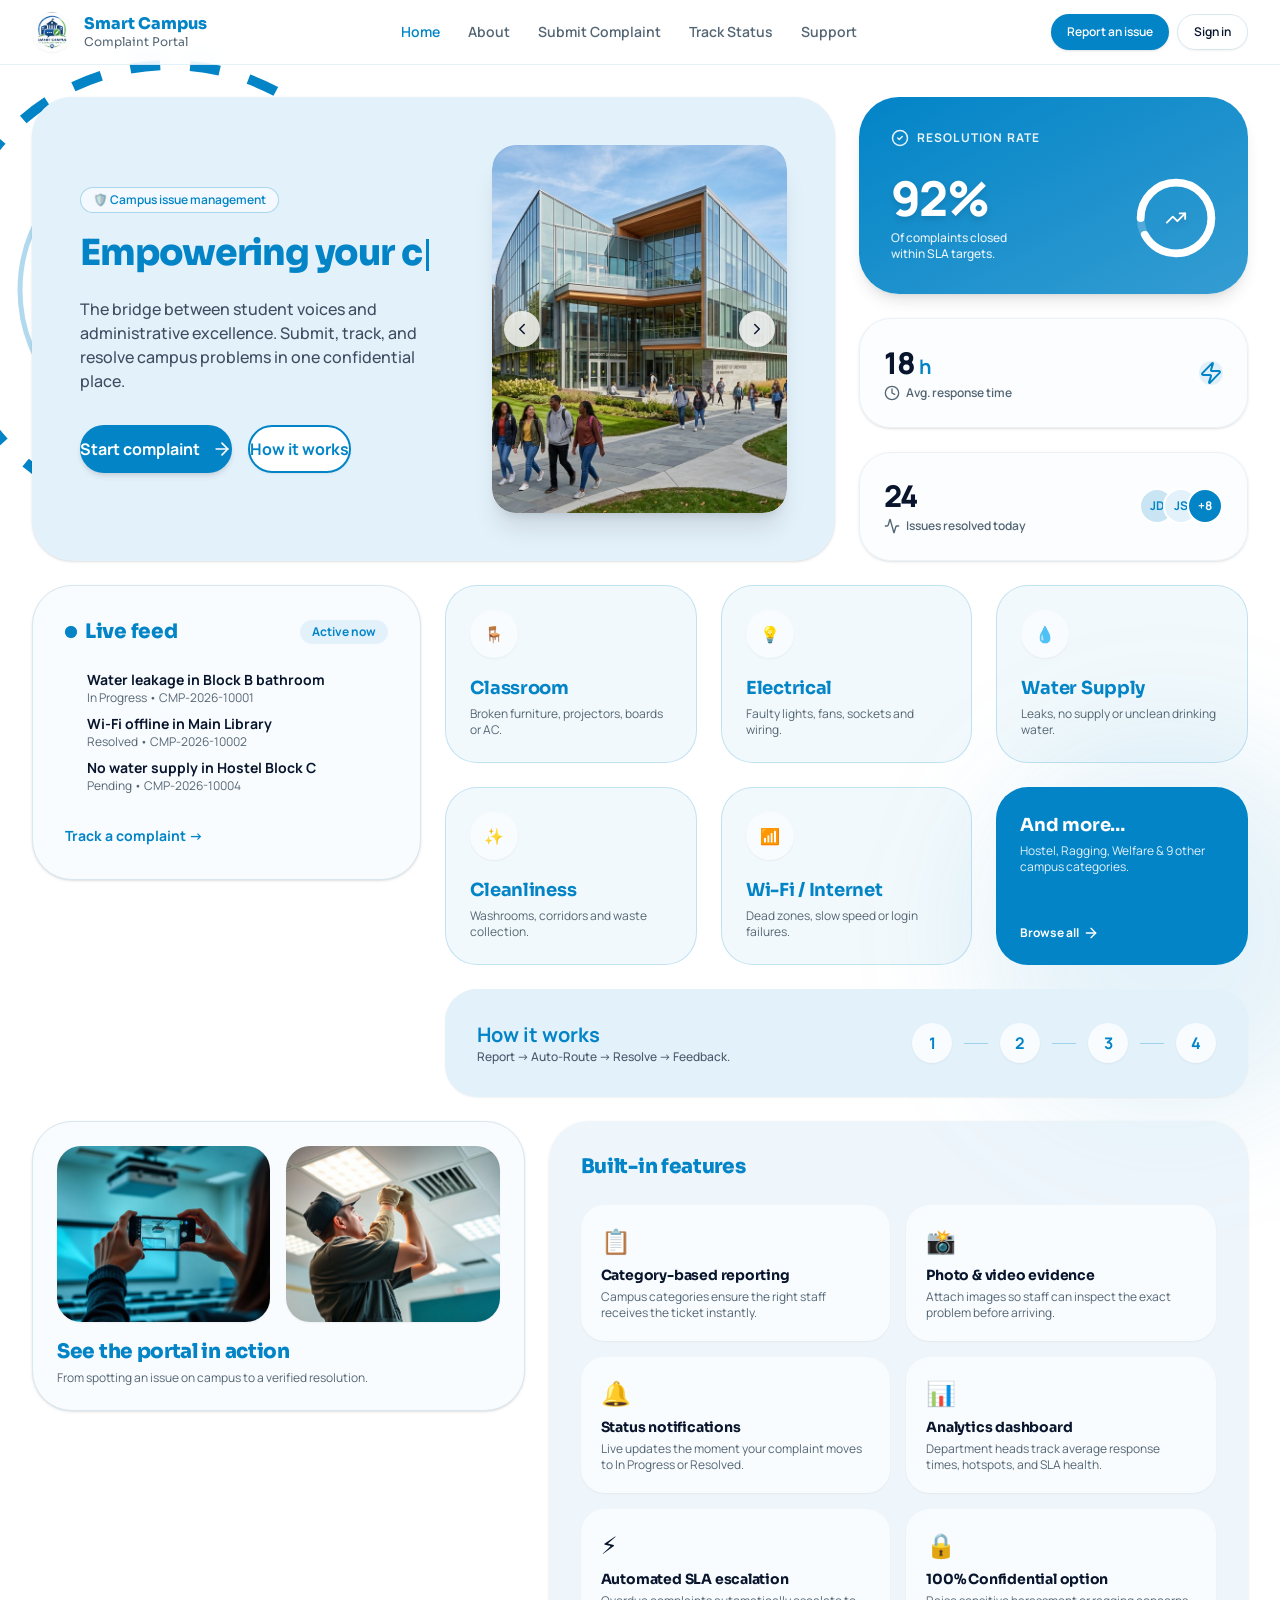
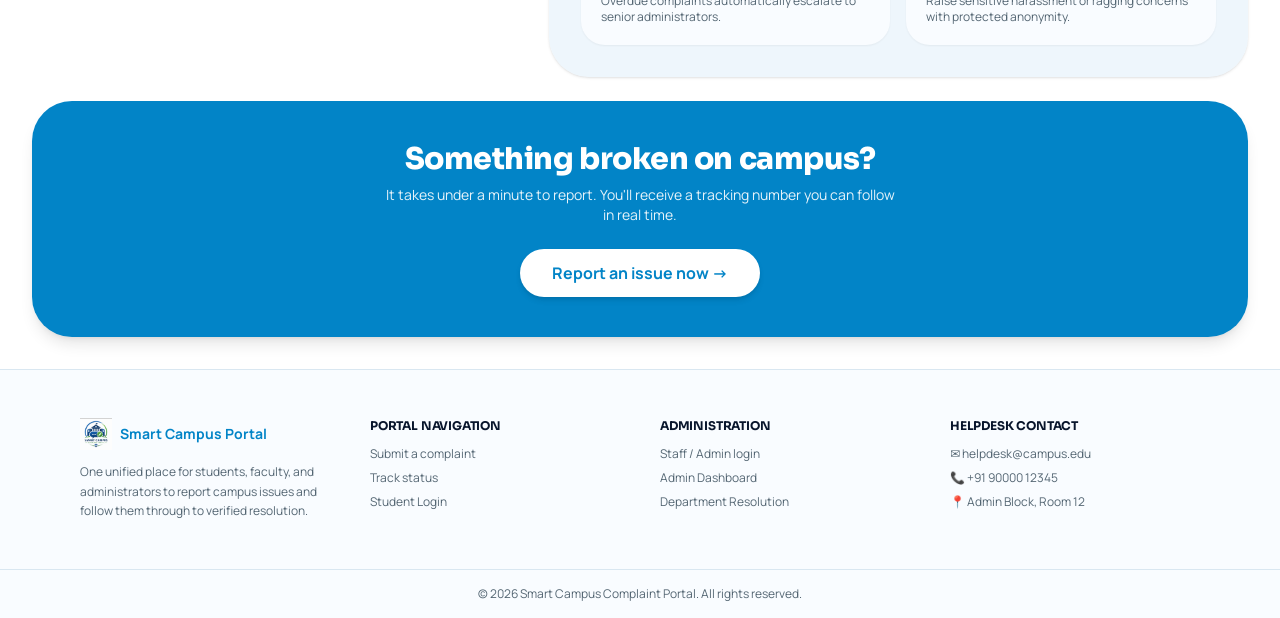
<file: smart-campus-complaint-system/frontend/index.html>
<!DOCTYPE html>
<html lang="en">
<head>
    <meta charset="UTF-8">
    <meta name="viewport" content="width=device-width, initial-scale=1.0">
    <title>Smart Campus Complaint Portal — Report & Track Campus Issues</title>
    <meta name="description" content="Submit campus complaints with photos, pick a category, and follow status from Pending to Resolved.">
    <link rel="icon" type="image/png" href="assets/images/logo.png">

    <!-- Fonts: Sora (Headings) and Manrope (Body) -->
    <link rel="preconnect" href="https://fonts.googleapis.com">
    <link rel="preconnect" href="https://fonts.gstatic.com" crossorigin>
    <link href="https://fonts.googleapis.com/css2?family=Sora:wght@600;700;800&family=Manrope:wght@400;500;600;700;800&display=swap" rel="stylesheet">

    <!-- Stylesheets -->
    <link rel="stylesheet" href="css/portal-theme.css">
    <style>
        /* Modern Micro-Interactions & Overrides */
        :root {
            --primary: #0284c7;
            --primary-rgb: 2, 132, 199;
        }
        .carousel-slide {
            transition: opacity 0.6s cubic-bezier(0.4, 0, 0.2, 1), transform 0.6s cubic-bezier(0.4, 0, 0.2, 1);
        }
        .carousel-slide.active {
            opacity: 1;
            transform: scale(1);
            position: relative;
        }
        .carousel-slide:not(.active) {
            opacity: 0;
            transform: scale(0.98);
            position: absolute;
            top: 0; left: 0; right: 0; bottom: 0;
            pointer-events: none;
        }
        .typewriter-cursor {
            display: inline-block;
            width: 3px;
            height: 0.9em;
            background-color: currentColor;
            vertical-align: middle;
            margin-left: 4px;
            animation: blink 0.8s infinite;
        }
        @keyframes blink {
            0%, 100% { opacity: 1; }
            50% { opacity: 0; }
        }
        .nav-link-active {
            background-color: var(--secondary, #f0fdf4);
            color: var(--primary, #0284c7) !important;
        }
    </style>
</head>
<body class="flex min-h-screen flex-col bg-background relative overflow-hidden pb-20 md:pb-0">

    <!-- Subtle Geometric Ambient Background Accents -->
    <div class="pointer-events-none absolute -left-20 top-10 text-primary opacity-20">
        <svg class="animate-spin-slow h-[500px] w-[500px]" viewBox="0 0 100 100" xmlns="http://www.w3.org/2000/svg">
            <circle cx="50" cy="50" r="45" fill="none" stroke="currentColor" stroke-width="2" stroke-dasharray="6 6"></circle>
            <circle cx="50" cy="50" r="30" fill="none" stroke="currentColor" stroke-width="1" opacity="0.3"></circle>
        </svg>
    </div>
    <div class="pointer-events-none absolute -right-20 top-1/3 h-96 w-96 rounded-full bg-primary/10 blur-3xl animate-float"></div>
    <div class="pointer-events-none absolute bottom-10 left-1/3 h-72 w-72 rounded-full bg-secondary/40 blur-3xl animate-float-delayed"></div>

    <div class="relative z-10 flex flex-1 flex-col">

        <!-- ── HEADER / NAVIGATION ────────────────────────── -->
        <header class="sticky top-0 z-50 border-b border-primary/10 bg-background/80 backdrop-blur-md">
            <div class="mx-auto flex h-16 max-w-7xl items-center justify-between px-4 md:px-8">
                <a class="flex items-center gap-3" href="index.html">
                    <img src="assets/images/logo.png" alt="Smart Campus Logo" class="h-10 w-10 shrink-0 object-contain rounded-xl shadow-xs">
                    <span class="font-display text-sm font-extrabold leading-tight text-primary sm:text-base">
                        Smart Campus
                        <span class="block text-xs font-normal text-muted-foreground">Complaint Portal</span>
                    </span>
                </a>

                <nav class="hidden items-center gap-1 lg:flex">
                    <a class="rounded-xl px-3 py-2 text-sm font-semibold text-primary bg-secondary/80 transition-colors" href="index.html">Home</a>
                    <a href="#about" class="rounded-xl px-3 py-2 text-sm font-semibold text-muted-foreground transition-colors hover:bg-secondary/70 hover:text-primary">About</a>
                    <a href="submit-complaint.html" class="rounded-xl px-3 py-2 text-sm font-semibold text-muted-foreground transition-colors hover:bg-secondary/70 hover:text-primary">Submit Complaint</a>
                    <a href="track.html" class="rounded-xl px-3 py-2 text-sm font-semibold text-muted-foreground transition-colors hover:bg-secondary/70 hover:text-primary">Track Status</a>
                    <a href="#support" class="rounded-xl px-3 py-2 text-sm font-semibold text-muted-foreground transition-colors hover:bg-secondary/70 hover:text-primary">Support</a>
                </nav>

                <div class="flex items-center gap-2" id="navAuthSection">
                    <a href="submit-complaint.html" class="items-center justify-center gap-2 whitespace-nowrap cursor-pointer transition-colors bg-primary text-primary-foreground shadow hover:bg-primary/90 h-9 px-4 text-xs hidden rounded-xl font-semibold sm:inline-flex">
                        Report an issue
                    </a>
                    <a href="login.html" id="navLoginBtn" class="items-center justify-center gap-2 whitespace-nowrap cursor-pointer transition-colors border border-input bg-background shadow-xs hover:bg-accent hover:text-accent-foreground h-9 px-4 text-xs inline-flex rounded-xl font-semibold">
                        Sign in
                    </a>
                </div>
            </div>
        </header>

        <!-- ── MAIN CONTENT ──────────────────────────────── -->
        <main class="flex-1">
            <div class="mx-auto max-w-7xl px-4 py-8 md:px-8">
                <div class="grid grid-cols-1 gap-6 md:grid-cols-12">

                    <!-- HERO BANNER -->
                    <section class="relative overflow-hidden rounded-[2.5rem] bg-secondary p-8 md:col-span-8 md:p-12 flex flex-col md:flex-row items-center gap-8 shadow-sm">
                        <div class="relative z-10 flex-1">
                            <div class="inline-flex items-center rounded-full border px-3 py-1 text-xs font-semibold mb-5 border-primary/30 bg-card/70 text-primary shadow-2xs">
                                🛡️ Campus issue management
                            </div>
                            <h1 class="text-4xl font-extrabold tracking-tight text-primary md:text-6xl lg:text-7xl">
                                <span id="typewriterText">Empowering your campus</span><span class="typewriter-cursor"></span>
                            </h1>
                            <p class="mt-6 max-w-md text-base md:text-lg font-medium text-foreground/75">
                                The bridge between student voices and administrative excellence. Submit, track, and resolve campus problems in one confidential place.
                            </p>
                            <div class="mt-8 flex flex-wrap gap-4">
                                <a href="submit-complaint.html" class="inline-flex items-center justify-center gap-2 whitespace-nowrap cursor-pointer transition-all bg-primary text-primary-foreground shadow-md hover:bg-primary/90 hover:scale-[1.02] h-12 rounded-2xl px-7 text-base font-bold">
                                    Start complaint 
                                    <svg xmlns="http://www.w3.org/2000/svg" width="20" height="20" viewBox="0 0 24 24" fill="none" stroke="currentColor" stroke-width="2" stroke-linecap="round" stroke-linejoin="round" class="lucide lucide-arrow-right ml-1"><path d="M5 12h14"></path><path d="m12 5 7 7-7 7"></path></svg>
                                </a>
                                <a href="#how-it-works" class="inline-flex items-center justify-center gap-2 whitespace-nowrap cursor-pointer transition-all bg-background shadow-xs h-12 rounded-2xl border-2 border-primary px-7 text-base font-bold text-primary hover:bg-primary hover:text-primary-foreground">
                                    How it works
                                </a>
                            </div>
                        </div>

                        <!-- HERO SLIDESHOW CAROUSEL -->
                        <div class="relative z-10 w-full md:w-5/12">
                            <div class="relative w-full rounded-2xl overflow-hidden shadow-xl aspect-square md:aspect-[4/5] bg-muted" id="heroCarousel">
                                <div class="carousel-slide active w-full h-full">
                                    <img src="assets/images/hero_slide_1.jpg" alt="Modern university campus" class="w-full h-full object-cover rounded-2xl">
                                </div>
                                <div class="carousel-slide w-full h-full">
                                    <img src="assets/images/hero_slide_2.jpg" alt="Students studying in library" class="w-full h-full object-cover rounded-2xl">
                                </div>
                                <div class="carousel-slide w-full h-full">
                                    <img src="assets/images/hero_slide_3.jpg" alt="Smart interactive classroom" class="w-full h-full object-cover rounded-2xl">
                                </div>

                                <!-- Carousel Controls -->
                                <button id="carouselPrev" class="inline-flex items-center justify-center absolute h-9 w-9 rounded-full top-1/2 -translate-y-1/2 left-3 bg-background/80 backdrop-blur-md shadow-md text-foreground hover:bg-background transition-colors cursor-pointer" aria-label="Previous slide">
                                    <svg xmlns="http://www.w3.org/2000/svg" width="18" height="18" viewBox="0 0 24 24" fill="none" stroke="currentColor" stroke-width="2" stroke-linecap="round" stroke-linejoin="round"><path d="m15 18-6-6 6-6"></path></svg>
                                </button>
                                <button id="carouselNext" class="inline-flex items-center justify-center absolute h-9 w-9 rounded-full top-1/2 -translate-y-1/2 right-3 bg-background/80 backdrop-blur-md shadow-md text-foreground hover:bg-background transition-colors cursor-pointer" aria-label="Next slide">
                                    <svg xmlns="http://www.w3.org/2000/svg" width="18" height="18" viewBox="0 0 24 24" fill="none" stroke="currentColor" stroke-width="2" stroke-linecap="round" stroke-linejoin="round"><path d="m9 18 6-6-6-6"></path></svg>
                                </button>
                            </div>
                        </div>
                    </section>

                    <!-- QUICK STATS COLUMN -->
                    <div class="grid grid-cols-1 gap-6 md:col-span-4 h-full">
                        <!-- Resolution Rate Card -->
                        <div class="group relative flex flex-col justify-between overflow-hidden rounded-[2.5rem] bg-gradient-to-br from-primary to-primary/80 p-8 text-primary-foreground shadow-lg transition-transform duration-300 hover:scale-[1.02]">
                            <div class="flex items-center justify-between z-10">
                                <span class="text-xs font-bold uppercase tracking-widest text-primary-foreground/90 flex items-center gap-2">
                                    <svg xmlns="http://www.w3.org/2000/svg" width="18" height="18" viewBox="0 0 24 24" fill="none" stroke="currentColor" stroke-width="2" stroke-linecap="round" stroke-linejoin="round"><circle cx="12" cy="12" r="10"></circle><path d="m9 12 2 2 4-4"></path></svg>
                                    Resolution Rate
                                </span>
                            </div>
                            <div class="mt-6 flex items-center justify-between z-10">
                                <div>
                                    <span class="text-5xl font-black tracking-tight drop-shadow-md">92%</span>
                                    <p class="mt-2 text-xs font-medium text-primary-foreground/90 max-w-[140px]">Of complaints closed within SLA targets.</p>
                                </div>
                                <div class="relative flex h-20 w-20 items-center justify-center">
                                    <svg class="h-full w-full -rotate-90" viewBox="0 0 36 36">
                                        <path class="stroke-white/20" stroke-width="3.5" fill="none" d="M18 2.0845 a 15.9155 15.9155 0 0 1 0 31.831 a 15.9155 15.9155 0 0 1 0 -31.831"></path>
                                        <path class="stroke-white" stroke-width="3.5" stroke-linecap="round" fill="none" stroke-dasharray="92, 100" d="M18 2.0845 a 15.9155 15.9155 0 0 1 0 31.831 a 15.9155 15.9155 0 0 1 0 -31.831"></path>
                                    </svg>
                                    <svg xmlns="http://www.w3.org/2000/svg" width="22" height="22" viewBox="0 0 24 24" fill="none" stroke="currentColor" stroke-width="2" stroke-linecap="round" stroke-linejoin="round" class="absolute text-white drop-shadow-md"><path d="M16 7h6v6"></path><path d="m22 7-8.5 8.5-5-5L2 17"></path></svg>
                                </div>
                            </div>
                        </div>

                        <!-- Avg Response Time Card -->
                        <div class="group relative flex items-center justify-between overflow-hidden rounded-[2rem] border border-border/50 bg-card/70 p-6 shadow-sm backdrop-blur-xl transition-all duration-300 hover:border-primary/30 hover:bg-card">
                            <div class="z-10">
                                <p class="text-3xl font-black tracking-tight text-foreground flex items-baseline gap-1">18<span class="text-xl text-primary font-bold">h</span></p>
                                <p class="mt-1 flex items-center gap-1.5 text-xs font-semibold text-muted-foreground">
                                    <svg xmlns="http://www.w3.org/2000/svg" width="16" height="16" viewBox="0 0 24 24" fill="none" stroke="currentColor" stroke-width="2" stroke-linecap="round" stroke-linejoin="round"><circle cx="12" cy="12" r="10"></circle><path d="M12 6v6l4 2"></path></svg>
                                    Avg. response time
                                </p>
                            </div>
                            <div class="relative z-10 flex h-13 w-13 shrink-0 items-center justify-center rounded-2xl bg-primary/10 text-primary">
                                <svg xmlns="http://www.w3.org/2000/svg" width="24" height="24" viewBox="0 0 24 24" fill="none" stroke="currentColor" stroke-width="2" stroke-linecap="round" stroke-linejoin="round"><path d="M4 14a1 1 0 0 1-.78-1.63l9.9-10.2a.5.5 0 0 1 .86.46l-1.92 6.02A1 1 0 0 0 13 10h7a1 1 0 0 1 .78 1.63l-9.9 10.2a.5.5 0 0 1-.86-.46l1.92-6.02A1 1 0 0 0 11 14z"></path></svg>
                            </div>
                        </div>

                        <!-- Issues Resolved Today Card -->
                        <div class="group flex items-center justify-between rounded-[2rem] border border-border/50 bg-card/70 p-6 shadow-sm backdrop-blur-xl transition-all duration-300 hover:border-primary/30 hover:bg-card">
                            <div>
                                <p class="text-3xl font-black tracking-tight text-foreground">24</p>
                                <p class="mt-1 flex items-center gap-1.5 text-xs font-semibold text-muted-foreground">
                                    <svg xmlns="http://www.w3.org/2000/svg" width="16" height="16" viewBox="0 0 24 24" fill="none" stroke="currentColor" stroke-width="2" stroke-linecap="round" stroke-linejoin="round"><path d="M22 12h-2.48a2 2 0 0 0-1.93 1.46l-2.35 8.36a.25.25 0 0 1-.48 0L9.24 2.18a.25.25 0 0 0-.48 0l-2.35 8.36A2 2 0 0 1 4.49 12H2"></path></svg>
                                    Issues resolved today
                                </p>
                            </div>
                            <div class="flex -space-x-3">
                                <span class="relative flex shrink-0 overflow-hidden rounded-full h-9 w-9 border-2 border-background bg-primary/20 text-primary font-bold text-xs items-center justify-center">JD</span>
                                <span class="relative flex shrink-0 overflow-hidden rounded-full h-9 w-9 border-2 border-background bg-secondary text-primary font-bold text-xs items-center justify-center">JS</span>
                                <div class="flex h-9 w-9 items-center justify-center rounded-full border-2 border-background bg-primary text-xs font-bold text-primary-foreground z-10">+8</div>
                            </div>
                        </div>
                    </div>

                    <!-- LIVE FEED SECTION -->
                    <section class="self-start rounded-[2.5rem] border border-border bg-card p-8 md:col-span-4 shadow-sm">
                        <div class="mb-6 flex items-center justify-between">
                            <h2 class="text-xl font-extrabold text-primary flex items-center gap-2">
                                <span class="relative flex h-3 w-3">
                                    <span class="animate-ping absolute inline-flex h-full w-full rounded-full bg-primary opacity-75"></span>
                                    <span class="relative inline-flex rounded-full h-3 w-3 bg-primary"></span>
                                </span>
                                Live feed
                            </h2>
                            <span class="rounded-full bg-secondary px-3 py-1 text-xs font-bold text-primary">Active now</span>
                        </div>
                        <div class="space-y-5" id="liveFeedList">
                            <div class="flex gap-4 items-start">
                                <span class="h-10 w-1.5 shrink-0 rounded-full bg-amber-500 mt-1"></span>
                                <div class="min-w-0">
                                    <p class="font-bold text-sm text-foreground truncate">Water leakage in Block B bathroom</p>
                                    <p class="text-xs text-muted-foreground">In Progress • CMP-2026-10001</p>
                                </div>
                            </div>
                            <div class="flex gap-4 items-start">
                                <span class="h-10 w-1.5 shrink-0 rounded-full bg-emerald-500 mt-1"></span>
                                <div class="min-w-0">
                                    <p class="font-bold text-sm text-foreground truncate">Wi-Fi offline in Main Library</p>
                                    <p class="text-xs text-muted-foreground">Resolved • CMP-2026-10002</p>
                                </div>
                            </div>
                            <div class="flex gap-4 items-start">
                                <span class="h-10 w-1.5 shrink-0 rounded-full bg-blue-500 mt-1"></span>
                                <div class="min-w-0">
                                    <p class="font-bold text-sm text-foreground truncate">No water supply in Hostel Block C</p>
                                    <p class="text-xs text-muted-foreground">Pending • CMP-2026-10004</p>
                                </div>
                            </div>
                        </div>
                        <a href="track.html" class="inline-flex items-center gap-1 text-sm font-bold text-primary hover:underline mt-6">
                            Track a complaint →
                        </a>
                    </section>

                    <!-- CATEGORIES GRID -->
                    <div class="grid grid-cols-1 gap-6 sm:grid-cols-2 md:col-span-8 md:grid-cols-3">
                        <a href="submit-complaint.html?category=Classroom" class="group rounded-[2rem] border border-primary/20 bg-primary/5 p-6 transition-all hover:bg-primary hover:text-primary-foreground hover:shadow-lg">
                            <span class="mb-4 flex h-12 w-12 items-center justify-center rounded-2xl bg-card text-primary shadow-xs">
                                🪑
                            </span>
                            <h3 class="text-lg font-bold text-primary group-hover:text-primary-foreground">Classroom</h3>
                            <p class="mt-1 text-xs text-muted-foreground group-hover:text-primary-foreground/90">Broken furniture, projectors, boards or AC.</p>
                        </a>

                        <a href="submit-complaint.html?category=Electricity" class="group rounded-[2rem] border border-primary/20 bg-primary/5 p-6 transition-all hover:bg-primary hover:text-primary-foreground hover:shadow-lg">
                            <span class="mb-4 flex h-12 w-12 items-center justify-center rounded-2xl bg-card text-primary shadow-xs">
                                💡
                            </span>
                            <h3 class="text-lg font-bold text-primary group-hover:text-primary-foreground">Electrical</h3>
                            <p class="mt-1 text-xs text-muted-foreground group-hover:text-primary-foreground/90">Faulty lights, fans, sockets and wiring.</p>
                        </a>

                        <a href="submit-complaint.html?category=Water" class="group rounded-[2rem] border border-primary/20 bg-primary/5 p-6 transition-all hover:bg-primary hover:text-primary-foreground hover:shadow-lg">
                            <span class="mb-4 flex h-12 w-12 items-center justify-center rounded-2xl bg-card text-primary shadow-xs">
                                💧
                            </span>
                            <h3 class="text-lg font-bold text-primary group-hover:text-primary-foreground">Water Supply</h3>
                            <p class="mt-1 text-xs text-muted-foreground group-hover:text-primary-foreground/90">Leaks, no supply or unclean drinking water.</p>
                        </a>

                        <a href="submit-complaint.html?category=Cleaning" class="group rounded-[2rem] border border-primary/20 bg-primary/5 p-6 transition-all hover:bg-primary hover:text-primary-foreground hover:shadow-lg">
                            <span class="mb-4 flex h-12 w-12 items-center justify-center rounded-2xl bg-card text-primary shadow-xs">
                                ✨
                            </span>
                            <h3 class="text-lg font-bold text-primary group-hover:text-primary-foreground">Cleanliness</h3>
                            <p class="mt-1 text-xs text-muted-foreground group-hover:text-primary-foreground/90">Washrooms, corridors and waste collection.</p>
                        </a>

                        <a href="submit-complaint.html?category=Internet" class="group rounded-[2rem] border border-primary/20 bg-primary/5 p-6 transition-all hover:bg-primary hover:text-primary-foreground hover:shadow-lg">
                            <span class="mb-4 flex h-12 w-12 items-center justify-center rounded-2xl bg-card text-primary shadow-xs">
                                📶
                            </span>
                            <h3 class="text-lg font-bold text-primary group-hover:text-primary-foreground">Wi-Fi / Internet</h3>
                            <p class="mt-1 text-xs text-muted-foreground group-hover:text-primary-foreground/90">Dead zones, slow speed or login failures.</p>
                        </a>

                        <a href="submit-complaint.html" class="flex flex-col justify-between rounded-[2rem] bg-primary p-6 text-primary-foreground transition-all hover:shadow-xl">
                            <div>
                                <h3 class="text-lg font-bold">And more…</h3>
                                <p class="text-xs opacity-90 mt-1">Hostel, Ragging, Welfare & 9 other campus categories.</p>
                            </div>
                            <span class="mt-4 inline-flex items-center gap-1 text-xs font-bold">
                                Browse all 
                                <svg xmlns="http://www.w3.org/2000/svg" width="16" height="16" viewBox="0 0 24 24" fill="none" stroke="currentColor" stroke-width="2" stroke-linecap="round" stroke-linejoin="round"><path d="M5 12h14"></path><path d="m12 5 7 7-7 7"></path></svg>
                            </span>
                        </a>

                        <!-- How it works flow bar -->
                        <div class="rounded-[2rem] bg-secondary p-8 sm:col-span-2 md:col-span-3 shadow-xs" id="how-it-works">
                            <div class="flex flex-wrap items-center justify-between gap-6">
                                <div>
                                    <p class="text-xl font-bold text-primary">How it works</p>
                                    <p class="text-xs font-medium text-foreground/70">Report → Auto-Route → Resolve → Feedback.</p>
                                </div>
                                <div class="flex items-center gap-3">
                                    <span title="Submit form with location and evidence" class="flex h-10 w-10 items-center justify-center rounded-full bg-card font-bold text-primary shadow-xs">1</span>
                                    <span class="hidden h-px w-6 bg-primary/30 sm:block"></span>
                                    <span title="Routed to responsible department staff" class="flex h-10 w-10 items-center justify-center rounded-full bg-card font-bold text-primary shadow-xs">2</span>
                                    <span class="hidden h-px w-6 bg-primary/30 sm:block"></span>
                                    <span title="Staff fixes the issue and updates status" class="flex h-10 w-10 items-center justify-center rounded-full bg-card font-bold text-primary shadow-xs">3</span>
                                    <span class="hidden h-px w-6 bg-primary/30 sm:block"></span>
                                    <span title="You get notified and rate the resolution" class="flex h-10 w-10 items-center justify-center rounded-full bg-card font-bold text-primary shadow-xs">4</span>
                                </div>
                            </div>
                        </div>
                    </div>

                    <!-- PHOTO SHOWCASE: SEE THE PORTAL IN ACTION -->
                    <section class="grid grid-cols-2 gap-4 self-start rounded-[2.5rem] border border-border bg-card p-6 md:col-span-5 shadow-sm">
                        <img src="assets/images/campus-report-BX5nj4YF.jpg" alt="Student reporting issue with evidence" loading="lazy" class="h-44 w-full rounded-[1.5rem] object-cover shadow-xs">
                        <img src="assets/images/campus-maintenance-Cym09RXn.jpg" alt="Maintenance team resolving problem" loading="lazy" class="h-44 w-full rounded-[1.5rem] object-cover shadow-xs">
                        <div class="col-span-2 pt-2">
                            <h2 class="text-xl font-extrabold text-primary">See the portal in action</h2>
                            <p class="mt-1 text-xs text-muted-foreground">From spotting an issue on campus to a verified resolution.</p>
                        </div>
                    </section>

                    <!-- BUILT-IN FEATURES GRID -->
                    <section class="rounded-[2.5rem] bg-secondary/60 p-8 md:col-span-7 shadow-sm">
                        <h2 class="text-xl font-extrabold text-primary">Built-in features</h2>
                        <div class="mt-6 grid gap-4 sm:grid-cols-2">
                            <div class="rounded-[1.5rem] bg-card p-5 shadow-xs">
                                <span class="text-2xl">📋</span>
                                <h3 class="mt-2 font-bold text-sm">Category-based reporting</h3>
                                <p class="mt-1 text-xs text-muted-foreground">Campus categories ensure the right staff receives the ticket instantly.</p>
                            </div>
                            <div class="rounded-[1.5rem] bg-card p-5 shadow-xs">
                                <span class="text-2xl">📸</span>
                                <h3 class="mt-2 font-bold text-sm">Photo & video evidence</h3>
                                <p class="mt-1 text-xs text-muted-foreground">Attach images so staff can inspect the exact problem before arriving.</p>
                            </div>
                            <div class="rounded-[1.5rem] bg-card p-5 shadow-xs">
                                <span class="text-2xl">🔔</span>
                                <h3 class="mt-2 font-bold text-sm">Status notifications</h3>
                                <p class="mt-1 text-xs text-muted-foreground">Live updates the moment your complaint moves to In Progress or Resolved.</p>
                            </div>
                            <div class="rounded-[1.5rem] bg-card p-5 shadow-xs">
                                <span class="text-2xl">📊</span>
                                <h3 class="mt-2 font-bold text-sm">Analytics dashboard</h3>
                                <p class="mt-1 text-xs text-muted-foreground">Department heads track average response times, hotspots, and SLA health.</p>
                            </div>
                            <div class="rounded-[1.5rem] bg-card p-5 shadow-xs">
                                <span class="text-2xl">⚡</span>
                                <h3 class="mt-2 font-bold text-sm">Automated SLA escalation</h3>
                                <p class="mt-1 text-xs text-muted-foreground">Overdue complaints automatically escalate to senior administrators.</p>
                            </div>
                            <div class="rounded-[1.5rem] bg-card p-5 shadow-xs">
                                <span class="text-2xl">🔒</span>
                                <h3 class="mt-2 font-bold text-sm">100% Confidential option</h3>
                                <p class="mt-1 text-xs text-muted-foreground">Raise sensitive harassment or ragging concerns with protected anonymity.</p>
                            </div>
                        </div>
                    </section>

                    <!-- BOTTOM CTA BANNER -->
                    <section class="relative overflow-hidden rounded-[2.5rem] bg-primary p-10 text-center text-primary-foreground md:col-span-12 shadow-lg">
                        <h2 class="text-3xl font-extrabold">Something broken on campus?</h2>
                        <p class="mx-auto mt-2 max-w-lg text-sm opacity-90">It takes under a minute to report. You'll receive a tracking number you can follow in real time.</p>
                        <a href="submit-complaint.html" class="inline-flex items-center justify-center gap-2 whitespace-nowrap cursor-pointer transition-transform hover:scale-105 bg-background text-primary shadow-md h-12 mt-6 rounded-2xl px-8 text-base font-bold">
                            Report an issue now →
                        </a>
                    </section>

                </div>
            </div>
        </main>

        <!-- ── FOOTER ────────────────────────────────────── -->
        <footer class="mt-16 border-t border-border bg-card" id="support">
            <div class="mx-auto grid max-w-6xl gap-10 px-4 py-12 sm:grid-cols-2 lg:grid-cols-4">
                <div>
                    <div class="flex items-center gap-2">
                        <img src="assets/images/logo.png" alt="Logo" class="h-8 w-8 object-contain">
                        <span class="font-bold text-sm text-primary">Smart Campus Portal</span>
                    </div>
                    <p class="mt-3 text-xs text-muted-foreground leading-relaxed">
                        One unified place for students, faculty, and administrators to report campus issues and follow them through to verified resolution.
                    </p>
                </div>
                <div>
                    <h4 class="text-xs font-bold uppercase tracking-wider text-foreground">Portal Navigation</h4>
                    <ul class="mt-3 space-y-2 text-xs text-muted-foreground">
                        <li><a href="submit-complaint.html" class="hover:text-primary transition-colors">Submit a complaint</a></li>
                        <li><a href="track.html" class="hover:text-primary transition-colors">Track status</a></li>
                        <li><a href="login.html" class="hover:text-primary transition-colors">Student Login</a></li>
                    </ul>
                </div>
                <div>
                    <h4 class="text-xs font-bold uppercase tracking-wider text-foreground">Administration</h4>
                    <ul class="mt-3 space-y-2 text-xs text-muted-foreground">
                        <li><a href="login.html" class="hover:text-primary transition-colors">Staff / Admin login</a></li>
                        <li><a href="admin-dashboard.html" class="hover:text-primary transition-colors">Admin Dashboard</a></li>
                        <li><a href="staff-dashboard.html" class="hover:text-primary transition-colors">Department Resolution</a></li>
                    </ul>
                </div>
                <div>
                    <h4 class="text-xs font-bold uppercase tracking-wider text-foreground">Helpdesk Contact</h4>
                    <ul class="mt-3 space-y-2 text-xs text-muted-foreground">
                        <li class="flex items-center gap-2">✉️ helpdesk@campus.edu</li>
                        <li class="flex items-center gap-2">📞 +91 90000 12345</li>
                        <li class="flex items-center gap-2">📍 Admin Block, Room 12</li>
                    </ul>
                </div>
            </div>
            <div class="border-t border-border py-4 text-center text-xs text-muted-foreground">
                © 2026 Smart Campus Complaint Portal. All rights reserved.
            </div>
        </footer>

        <!-- ── MOBILE BOTTOM NAVIGATION BAR ──────────────── -->
        <div class="fixed bottom-0 left-0 right-0 z-50 flex items-center justify-around border-t border-border bg-background/90 px-2 py-3 backdrop-blur-md md:hidden">
            <a class="flex flex-col items-center justify-center rounded-xl p-1 text-primary" href="index.html">
                <svg xmlns="http://www.w3.org/2000/svg" width="20" height="20" viewBox="0 0 24 24" fill="none" stroke="currentColor" stroke-width="2" stroke-linecap="round" stroke-linejoin="round"><path d="m3 9 9-7 9 7v11a2 2 0 0 1-2 2H5a2 2 0 0 1-2-2z"></path></svg>
                <span class="text-[10px] font-semibold mt-0.5">Home</span>
            </a>
            <a class="flex flex-col items-center justify-center rounded-xl p-1 text-muted-foreground hover:text-primary" href="submit-complaint.html">
                <svg xmlns="http://www.w3.org/2000/svg" width="20" height="20" viewBox="0 0 24 24" fill="none" stroke="currentColor" stroke-width="2" stroke-linecap="round" stroke-linejoin="round"><path d="M12 5v14"></path><path d="M5 12h14"></path></svg>
                <span class="text-[10px] font-semibold mt-0.5">Report</span>
            </a>
            <a class="flex flex-col items-center justify-center rounded-xl p-1 text-muted-foreground hover:text-primary" href="track.html">
                <svg xmlns="http://www.w3.org/2000/svg" width="20" height="20" viewBox="0 0 24 24" fill="none" stroke="currentColor" stroke-width="2" stroke-linecap="round" stroke-linejoin="round"><circle cx="12" cy="12" r="10"></circle><path d="m9 12 2 2 4-4"></path></svg>
                <span class="text-[10px] font-semibold mt-0.5">Track</span>
            </a>
            <a class="flex flex-col items-center justify-center rounded-xl p-1 text-muted-foreground hover:text-primary" href="login.html" id="mobileAuthLink">
                <svg xmlns="http://www.w3.org/2000/svg" width="20" height="20" viewBox="0 0 24 24" fill="none" stroke="currentColor" stroke-width="2" stroke-linecap="round" stroke-linejoin="round"><path d="M19 21v-2a4 4 0 0 0-4-4H9a4 4 0 0 0-4 4v2"></path><circle cx="12" cy="7" r="4"></circle></svg>
                <span class="text-[10px] font-semibold mt-0.5">Account</span>
            </a>
        </div>

    </div>

    <!-- ── JAVASCRIPT: CAROUSEL, TYPEWRITER, AUTH SYNC ── -->
    <script src="js/api/api.js"></script>
    <script>
        // 1. Interactive Slideshow Carousel
        const slides = document.querySelectorAll('.carousel-slide');
        let currentSlide = 0;
        function showSlide(index) {
            slides.forEach((s, i) => {
                s.classList.toggle('active', i === index);
            });
        }
        document.getElementById('carouselNext')?.addEventListener('click', () => {
            currentSlide = (currentSlide + 1) % slides.length;
            showSlide(currentSlide);
        });
        document.getElementById('carouselPrev')?.addEventListener('click', () => {
            currentSlide = (currentSlide - 1 + slides.length) % slides.length;
            showSlide(currentSlide);
        });
        // Auto-advance carousel every 4.5 seconds
        setInterval(() => {
            currentSlide = (currentSlide + 1) % slides.length;
            showSlide(currentSlide);
        }, 4500);

        // 2. Typewriter Effect
        const phrases = [
            "Empowering your campus.",
            "Confidential issue resolution.",
            "Fast, transparent tracking."
        ];
        let pIndex = 0;
        let cIndex = 0;
        let isDeleting = false;
        const typewriterEl = document.getElementById('typewriterText');

        function type() {
            const current = phrases[pIndex];
            if (isDeleting) {
                cIndex--;
                typewriterEl.textContent = current.substring(0, cIndex);
            } else {
                cIndex++;
                typewriterEl.textContent = current.substring(0, cIndex);
            }

            let speed = isDeleting ? 40 : 80;
            if (!isDeleting && cIndex === current.length) {
                speed = 2200; // Pause at end
                isDeleting = true;
            } else if (isDeleting && cIndex === 0) {
                isDeleting = false;
                pIndex = (pIndex + 1) % phrases.length;
                speed = 400;
            }
            setTimeout(type, speed);
        }
        type();

        // 3. User Authentication State in Navbar
        document.addEventListener('DOMContentLoaded', () => {
            const userStr = localStorage.getItem('user');
            if (userStr) {
                try {
                    const user = JSON.parse(userStr);
                    const navAuthSection = document.getElementById('navAuthSection');
                    const roles = user.roles || (user.role ? [user.role] : []);
                    let dashUrl = 'student-dashboard.html';
                    if (roles.includes('ROLE_ADMIN') || roles.includes('ADMIN')) dashUrl = 'admin-dashboard.html';
                    else if (roles.some(r => r.includes('STAFF') || r.includes('DEPARTMENT_HEAD') || r.includes('SAFETY_OFFICER'))) dashUrl = 'staff-dashboard.html';

                    if (navAuthSection) {
                        navAuthSection.innerHTML = `
                            <a href="${dashUrl}" class="items-center justify-center gap-1.5 whitespace-nowrap cursor-pointer transition-colors bg-primary text-primary-foreground shadow-xs hover:bg-primary/90 h-9 px-4 text-xs inline-flex rounded-xl font-semibold">
                                Dashboard (${user.name ? user.name.split(' ')[0] : 'My Account'})
                            </a>
                            <button onclick="localStorage.clear(); window.location.reload();" class="text-xs text-muted-foreground hover:text-foreground px-2 py-1 cursor-pointer">
                                Logout
                            </button>
                        `;
                    }
                    const mobileAuth = document.getElementById('mobileAuthLink');
                    if (mobileAuth) mobileAuth.href = dashUrl;
                } catch(e) {}
            }
        });
    </script>
</body>
</html>
</file>
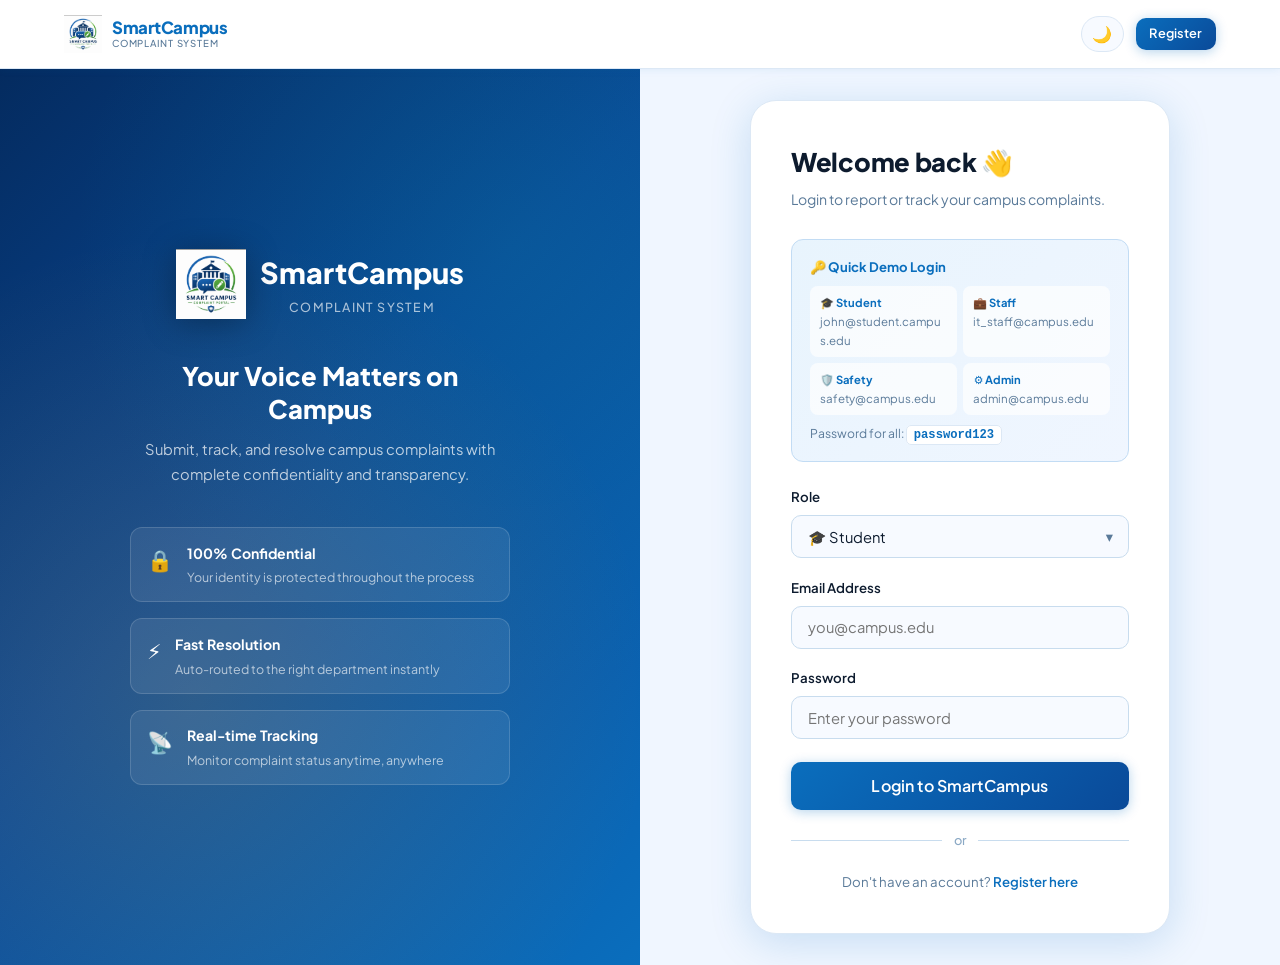
<file: smart-campus-complaint-system/frontend/admin-dashboard.html>
<!DOCTYPE html>
<html lang="en">
<head>
    <meta charset="UTF-8">
    <meta name="viewport" content="width=device-width, initial-scale=1.0">
    <title>Admin Dashboard | Smart Campus</title>
    <meta name="description" content="Smart Campus Complaint System — Administrator Control Panel for managing users, complaints, and system analytics.">
    <link href="https://fonts.googleapis.com/css2?family=Inter:wght@400;500;600;700;800&display=swap" rel="stylesheet">
    <link rel="stylesheet" href="css/style.css">
    <link rel="stylesheet" href="css/dark-mode.css">
    <style>
        :root {
            --admin-accent: #0a6ebd;
            --admin-accent2: #00b4a0;
            --admin-danger: #ef4444;
            --admin-success: #10b981;
            --admin-warning: #f4a61d;
            --admin-info: #0a6ebd;
            --sidebar-w: 260px;
        }

        * { box-sizing: border-box; }

        body { margin: 0; font-family: 'Plus Jakarta Sans', sans-serif; }

        /* ── Layout ──────────────────────────────────────── */
        .admin-layout { display: flex; min-height: 100vh; }

        /* ── Sidebar ─────────────────────────────────────── */
        .admin-sidebar {
            width: var(--sidebar-w);
            background: linear-gradient(160deg, #042b5f 0%, #0a4a99 55%, #0a6ebd 100%);
            color: #fff;
            display: flex;
            flex-direction: column;
            position: fixed;
            top: 0; left: 0;
            height: 100vh;
            z-index: 100;
            box-shadow: 4px 0 24px rgba(0,0,0,0.18);
        }

        .sidebar-brand {
            padding: 1.75rem 1.5rem 1.25rem;
            border-bottom: 1px solid rgba(255,255,255,0.1);
        }
        .sidebar-brand .logo-text {
            font-size: 1.3rem;
            font-weight: 800;
            color: #fff;
            letter-spacing: -0.5px;
        }
        .sidebar-brand .logo-text span { color: #a5b4fc; }
        .sidebar-brand .badge-admin {
            display: inline-block;
            margin-top: 0.35rem;
            font-size: 0.7rem;
            font-weight: 700;
            background: rgba(165,180,252,0.18);
            color: #a5b4fc;
            padding: 0.15rem 0.6rem;
            border-radius: 999px;
            letter-spacing: 0.05em;
            text-transform: uppercase;
        }

        .sidebar-nav { padding: 1rem 0.75rem; flex: 1; overflow-y: auto; }
        .nav-section-label {
            font-size: 0.68rem;
            font-weight: 700;
            text-transform: uppercase;
            letter-spacing: 0.1em;
            color: rgba(165,180,252,0.6);
            padding: 0.75rem 0.75rem 0.4rem;
        }
        .sidebar-link {
            display: flex;
            align-items: center;
            gap: 0.75rem;
            padding: 0.65rem 0.9rem;
            border-radius: 10px;
            color: rgba(255,255,255,0.7);
            font-weight: 500;
            font-size: 0.88rem;
            text-decoration: none;
            transition: all 0.2s;
            cursor: pointer;
            border: none;
            background: none;
            width: 100%;
            text-align: left;
        }
        .sidebar-link:hover { background: rgba(255,255,255,0.1); color: #fff; }
        .sidebar-link.active {
            background: rgba(165,180,252,0.2);
            color: #a5b4fc;
            font-weight: 600;
        }
        .sidebar-link .nav-icon { font-size: 1.1rem; width: 20px; text-align: center; }
        .nav-badge {
            margin-left: auto;
            background: #ef4444;
            color: #fff;
            font-size: 0.65rem;
            font-weight: 700;
            padding: 0.1rem 0.45rem;
            border-radius: 999px;
            min-width: 18px;
            text-align: center;
        }

        .sidebar-footer {
            padding: 1rem 0.75rem;
            border-top: 1px solid rgba(255,255,255,0.1);
        }
        .admin-profile {
            display: flex;
            align-items: center;
            gap: 0.75rem;
            padding: 0.6rem 0.75rem;
            border-radius: 10px;
            background: rgba(255,255,255,0.07);
        }
        .admin-avatar {
            width: 36px; height: 36px;
            border-radius: 50%;
            background: linear-gradient(135deg, #6366f1, #8b5cf6);
            display: flex; align-items: center; justify-content: center;
            font-weight: 700; font-size: 0.85rem; color: #fff;
            flex-shrink: 0;
        }
        .admin-profile-info { overflow: hidden; }
        .admin-profile-name { font-size: 0.82rem; font-weight: 600; color: #fff; white-space: nowrap; overflow: hidden; text-overflow: ellipsis; }
        .admin-profile-role { font-size: 0.7rem; color: rgba(165,180,252,0.8); }

        /* ── Main ────────────────────────────────────────── */
        .admin-main {
            margin-left: var(--sidebar-w);
            flex: 1;
            background: var(--background, #f8fafc);
            min-height: 100vh;
            display: flex;
            flex-direction: column;
        }

        /* ── Top bar ─────────────────────────────────────── */
        .admin-topbar {
            display: flex;
            align-items: center;
            justify-content: space-between;
            padding: 1rem 2rem;
            background: var(--surface, #fff);
            border-bottom: 1px solid var(--border, #e2e8f0);
            position: sticky;
            top: 0;
            z-index: 50;
            gap: 1rem;
        }
        .topbar-title { font-size: 1.1rem; font-weight: 700; color: var(--text-main, #0f172a); }
        .topbar-right { display: flex; align-items: center; gap: 0.75rem; }
        .topbar-search {
            padding: 0.45rem 0.9rem;
            border: 1.5px solid var(--border, #e2e8f0);
            border-radius: 999px;
            font-size: 0.85rem;
            background: var(--background, #f8fafc);
            color: var(--text-main, #0f172a);
            outline: none;
            width: 220px;
            transition: border-color 0.2s;
        }
        .topbar-search:focus { border-color: var(--admin-accent); }

        /* ── Content ─────────────────────────────────────── */
        .admin-content { padding: 2rem; flex: 1; }

        /* ── Panels (views) ──────────────────────────────── */
        .panel { display: none; }
        .panel.active { display: block; animation: fadeIn 0.25s ease; }
        @keyframes fadeIn { from { opacity: 0; transform: translateY(8px); } to { opacity: 1; transform: translateY(0); } }

        /* ── Stats Grid ──────────────────────────────────── */
        .kpi-grid {
            display: grid;
            grid-template-columns: repeat(auto-fit, minmax(160px, 1fr));
            gap: 1.25rem;
            margin-bottom: 2rem;
        }
        .kpi-card {
            background: var(--surface, #fff);
            border: 1px solid var(--border, #e2e8f0);
            border-radius: 16px;
            padding: 1.4rem 1.25rem;
            display: flex;
            flex-direction: column;
            gap: 0.5rem;
            box-shadow: 0 2px 12px rgba(0,0,0,0.04);
            position: relative;
            overflow: hidden;
            transition: transform 0.2s, box-shadow 0.2s;
        }
        .kpi-card:hover { transform: translateY(-2px); box-shadow: 0 6px 24px rgba(10,110,189,0.12); }
        .kpi-card::before {
            content: '';
            position: absolute;
            top: 0; left: 0; right: 0;
            height: 3px;
            background: var(--kpi-color, var(--admin-accent));
            border-radius: 16px 16px 0 0;
        }
        .kpi-icon { font-size: 1.6rem; }
        .kpi-value { font-size: 2.2rem; font-weight: 800; color: var(--kpi-color, var(--admin-accent)); line-height: 1; }
        .kpi-label { font-size: 0.8rem; font-weight: 500; color: var(--text-muted, #64748b); }

        /* ── Charts row ──────────────────────────────────── */
        .charts-row {
            display: grid;
            grid-template-columns: 1fr 1fr;
            gap: 1.5rem;
            margin-bottom: 2rem;
        }
        .chart-card {
            background: var(--surface, #fff);
            border: 1px solid var(--border, #e2e8f0);
            border-radius: 16px;
            padding: 1.5rem;
            box-shadow: 0 2px 12px rgba(0,0,0,0.04);
        }
        .chart-card h4 { margin: 0 0 1.25rem; font-size: 0.95rem; font-weight: 700; color: var(--text-main, #0f172a); }

        /* Mini bar chart */
        .mini-bar { display: flex; flex-direction: column; gap: 0.6rem; }
        .bar-row { display: flex; align-items: center; gap: 0.75rem; font-size: 0.82rem; }
        .bar-label { width: 100px; color: var(--text-muted, #64748b); font-weight: 500; flex-shrink: 0; }
        .bar-track { flex: 1; background: var(--border, #e2e8f0); border-radius: 999px; height: 8px; overflow: hidden; }
        .bar-fill { height: 100%; border-radius: 999px; transition: width 0.8s ease; }
        .bar-count { width: 28px; text-align: right; font-weight: 600; color: var(--text-main, #0f172a); }

        /* Donut chart */
        .donut-wrap { display: flex; align-items: center; gap: 1.5rem; flex-wrap: wrap; }
        .donut-svg { flex-shrink: 0; }
        .donut-legend { display: flex; flex-direction: column; gap: 0.5rem; }
        .legend-item { display: flex; align-items: center; gap: 0.5rem; font-size: 0.8rem; }
        .legend-dot { width: 10px; height: 10px; border-radius: 50%; flex-shrink: 0; }

        /* ── Data Tables ─────────────────────────────────── */
        .table-header {
            display: flex;
            justify-content: space-between;
            align-items: center;
            margin-bottom: 1rem;
            flex-wrap: wrap;
            gap: 0.75rem;
        }
        .table-header h3 { margin: 0; font-size: 1rem; font-weight: 700; }
        .table-actions { display: flex; gap: 0.5rem; flex-wrap: wrap; }

        .admin-table-wrap {
            background: var(--surface, #fff);
            border: 1px solid var(--border, #e2e8f0);
            border-radius: 16px;
            overflow: hidden;
            box-shadow: 0 2px 12px rgba(0,0,0,0.04);
        }
        .admin-table {
            width: 100%;
            border-collapse: collapse;
            font-size: 0.85rem;
        }
        .admin-table thead th {
            background: var(--background, #f8fafc);
            padding: 0.85rem 1rem;
            text-align: left;
            font-size: 0.75rem;
            font-weight: 700;
            text-transform: uppercase;
            letter-spacing: 0.05em;
            color: var(--text-muted, #64748b);
            border-bottom: 1px solid var(--border, #e2e8f0);
        }
        .admin-table tbody tr {
            border-bottom: 1px solid var(--border, #e2e8f0);
            transition: background 0.15s;
        }
        .admin-table tbody tr:last-child { border-bottom: none; }
        .admin-table tbody tr:hover { background: rgba(10,110,189,0.04); }
        .admin-table td { padding: 0.85rem 1rem; color: var(--text-main, #0f172a); vertical-align: middle; }

        .user-cell { display: flex; align-items: center; gap: 0.65rem; }
        .user-avatar-sm {
            width: 30px; height: 30px;
            border-radius: 50%;
            display: flex; align-items: center; justify-content: center;
            font-size: 0.75rem; font-weight: 700; color: #fff;
            flex-shrink: 0;
        }
        .user-name-sm { font-weight: 600; color: var(--text-main, #0f172a); }
        .user-email-sm { font-size: 0.75rem; color: var(--text-muted, #64748b); }

        /* ── Badges ──────────────────────────────────────── */
        .role-badge {
            padding: 0.2rem 0.65rem;
            border-radius: 999px;
            font-size: 0.72rem;
            font-weight: 700;
            display: inline-block;
        }
        .role-ADMIN       { background: #ede9fe; color: #6d28d9; }
        .role-STUDENT     { background: #dbeafe; color: #1d4ed8; }
        .role-STAFF       { background: #d1fae5; color: #065f46; }
        .role-DEPARTMENT_HEAD { background: #fef3c7; color: #92400e; }
        .role-SAFETY_OFFICER  { background: #fce7f3; color: #9d174d; }

        .status-badge {
            padding: 0.2rem 0.65rem;
            border-radius: 999px;
            font-size: 0.72rem;
            font-weight: 700;
            display: inline-block;
        }

        /* ── Complaint cards (complaints panel) ──────────── */
        .complaints-toolbar {
            display: flex;
            gap: 0.75rem;
            margin-bottom: 1.5rem;
            flex-wrap: wrap;
            align-items: center;
        }
        .filter-chip {
            padding: 0.35rem 0.9rem;
            border: 1.5px solid var(--border, #e2e8f0);
            border-radius: 999px;
            font-size: 0.82rem;
            font-weight: 500;
            cursor: pointer;
            background: var(--surface, #fff);
            color: var(--text-muted, #64748b);
            transition: all 0.2s;
        }
        .filter-chip.active, .filter-chip:hover {
            border-color: var(--admin-accent);
            color: var(--admin-accent);
            background: rgba(10,110,189,0.07);
        }
        .search-input {
            padding: 0.4rem 0.85rem;
            border: 1.5px solid var(--border, #e2e8f0);
            border-radius: 999px;
            font-size: 0.83rem;
            background: var(--surface, #fff);
            color: var(--text-main, #0f172a);
            outline: none;
            min-width: 200px;
            transition: border-color 0.2s;
        }
        .search-input:focus { border-color: var(--admin-accent); }

        /* Complaint row cards */
        .complaint-row {
            background: var(--surface, #fff);
            border: 1px solid var(--border, #e2e8f0);
            border-radius: 14px;
            padding: 1.2rem 1.5rem;
            margin-bottom: 0.85rem;
            display: flex;
            gap: 1.25rem;
            align-items: flex-start;
            transition: all 0.2s;
            cursor: pointer;
        }
        .complaint-row:hover {
            border-color: rgba(10,110,189,0.35);
            box-shadow: 0 4px 18px rgba(10,110,189,0.1);
        }
        .complaint-row-left { flex: 1; min-width: 0; }
        .complaint-row-right { display: flex; flex-direction: column; gap: 0.5rem; align-items: flex-end; flex-shrink: 0; }
        .complaint-num { font-size: 0.78rem; font-weight: 600; color: var(--admin-accent); margin-bottom: 0.3rem; }
        .complaint-desc { font-size: 0.92rem; font-weight: 600; color: var(--text-main, #0f172a); margin-bottom: 0.4rem; white-space: nowrap; overflow: hidden; text-overflow: ellipsis; }
        .complaint-meta { display: flex; gap: 1rem; flex-wrap: wrap; font-size: 0.78rem; color: var(--text-muted, #64748b); }

        /* ── Buttons ─────────────────────────────────────── */
        .btn { padding: 0.5rem 1rem; border-radius: 8px; font-size: 0.85rem; font-weight: 600; border: none; cursor: pointer; transition: all 0.2s; text-decoration: none; display: inline-flex; align-items: center; gap: 0.4rem; }
        .btn-primary { background: linear-gradient(135deg, var(--admin-accent), var(--admin-accent2)); color: #fff; }
        .btn-primary:hover { opacity: 0.9; transform: translateY(-1px); }
        .btn-secondary { background: var(--background, #f1f5f9); color: var(--text-main, #0f172a); border: 1px solid var(--border, #e2e8f0); }
        .btn-secondary:hover { background: var(--border, #e2e8f0); }
        .btn-danger { background: #fef2f2; color: #ef4444; border: 1px solid #fecaca; }
        .btn-danger:hover { background: #ef4444; color: #fff; }
        .btn-sm { padding: 0.3rem 0.65rem; font-size: 0.77rem; border-radius: 6px; }
        .btn-xs { padding: 0.2rem 0.5rem; font-size: 0.72rem; border-radius: 5px; }

        /* ── Modal ───────────────────────────────────────── */
        .modal-overlay {
            display: none;
            position: fixed; inset: 0;
            background: rgba(0,0,0,0.55);
            backdrop-filter: blur(4px);
            z-index: 200;
            justify-content: center;
            align-items: flex-start;
            padding: 3rem 1rem;
            overflow-y: auto;
        }
        .modal-overlay.open { display: flex; }
        .modal-box {
            background: var(--surface, #fff);
            border-radius: 18px;
            width: 100%;
            max-width: 580px;
            box-shadow: 0 16px 60px rgba(0,0,0,0.2);
            animation: modalIn 0.25s ease;
            margin: auto;
        }
        @keyframes modalIn { from { transform: scale(0.95); opacity: 0; } to { transform: scale(1); opacity: 1; } }
        .modal-head {
            display: flex;
            justify-content: space-between;
            align-items: center;
            padding: 1.5rem 1.75rem;
            border-bottom: 1px solid var(--border, #e2e8f0);
        }
        .modal-head h3 { margin: 0; font-size: 1rem; font-weight: 700; }
        .modal-close { background: none; border: none; font-size: 1.4rem; cursor: pointer; color: var(--text-muted, #64748b); line-height: 1; padding: 0; }
        .modal-body { padding: 1.75rem; }
        .modal-foot { padding: 1rem 1.75rem; border-top: 1px solid var(--border, #e2e8f0); display: flex; gap: 0.75rem; justify-content: flex-end; }

        .form-field { margin-bottom: 1.1rem; }
        .form-field label { display: block; font-size: 0.82rem; font-weight: 600; margin-bottom: 0.4rem; color: var(--text-main, #0f172a); }
        .form-control {
            width: 100%;
            padding: 0.6rem 0.9rem;
            border: 1.5px solid var(--border, #e2e8f0);
            border-radius: 8px;
            font-size: 0.88rem;
            background: var(--background, #f8fafc);
            color: var(--text-main, #0f172a);
            outline: none;
            transition: border-color 0.2s;
            font-family: inherit;
        }
        .form-control:focus { border-color: var(--admin-accent); }

        .detail-grid { display: grid; grid-template-columns: 1fr 1fr; gap: 0.85rem; margin-bottom: 1.25rem; }
        .detail-item .dl { font-size: 0.75rem; color: var(--text-muted, #64748b); font-weight: 500; margin-bottom: 0.15rem; }
        .detail-item .dv { font-size: 0.9rem; font-weight: 600; color: var(--text-main, #0f172a); }

        /* ── Toast ───────────────────────────────────────── */
        .toast-container { position: fixed; bottom: 1.5rem; right: 1.5rem; z-index: 999; display: flex; flex-direction: column; gap: 0.5rem; }
        .toast {
            padding: 0.8rem 1.25rem;
            border-radius: 10px;
            font-size: 0.85rem;
            font-weight: 600;
            color: #fff;
            box-shadow: 0 4px 16px rgba(0,0,0,0.15);
            animation: toastIn 0.3s ease;
            max-width: 320px;
        }
        .toast.success { background: #10b981; }
        .toast.error { background: #ef4444; }
        .toast.info { background: #3b82f6; }
        @keyframes toastIn { from { opacity:0; transform:translateY(8px); } to { opacity:1; transform:translateY(0); } }

        /* ── Empty / Loading states ──────────────────────── */
        .empty-state { text-align: center; padding: 3.5rem 1.5rem; color: var(--text-muted, #64748b); }
        .empty-icon { font-size: 2.5rem; margin-bottom: 0.75rem; }
        .loading-row { text-align: center; padding: 2rem; color: var(--text-muted, #64748b); font-size: 0.9rem; animation: pulse 1.5s infinite; }
        @keyframes pulse { 0%,100%{opacity:1;} 50%{opacity:0.5;} }

        /* ── Confirm dialog ──────────────────────────────── */
        .confirm-modal { max-width: 400px; }
        .confirm-icon { font-size: 2.5rem; text-align: center; margin-bottom: 0.75rem; }
        .confirm-text { text-align: center; font-size: 0.9rem; color: var(--text-muted, #64748b); margin-bottom: 0.5rem; }
        .confirm-name { text-align: center; font-weight: 700; color: var(--text-main, #0f172a); margin-bottom: 1.25rem; }
    </style>
</head>
<body>
<div class="admin-layout">

    <!-- ════════════ SIDEBAR ════════════ -->
    <aside class="admin-sidebar">
        <div class="sidebar-brand">
            <div style="display:flex;align-items:center;gap:10px;margin-bottom:0.4rem;">
                <img src="assets/images/logo.png" alt="Logo" style="width:40px;height:40px;object-fit:contain;filter:brightness(1.1)drop-shadow(0 2px 6px rgba(0,0,0,0.3));" onerror="this.style.display='none'">
                <div>
                    <div class="logo-text" style="font-size:1.1rem;">SmartCampus</div>
                    <div class="badge-admin">Admin Panel</div>
                </div>
            </div>
        </div>

        <nav class="sidebar-nav">
            <div class="nav-section-label">Main</div>
            <button class="sidebar-link active" onclick="showPanel('overview')" id="nav-overview">
                <span class="nav-icon">📊</span> Overview
            </button>
            <button class="sidebar-link" onclick="showPanel('complaints')" id="nav-complaints">
                <span class="nav-icon">📋</span> All Complaints
                <span class="nav-badge" id="nav-pending-count">—</span>
            </button>

            <div class="nav-section-label" style="margin-top:0.5rem;">Management</div>
            <button class="sidebar-link" onclick="showPanel('users')" id="nav-users">
                <span class="nav-icon">👥</span> Manage Users
            </button>
            <button class="sidebar-link" onclick="showPanel('categories')" id="nav-categories">
                <span class="nav-icon">📁</span> Categories
            </button>
            <button class="sidebar-link" onclick="showPanel('departments')" id="nav-departments">
                <span class="nav-icon">🏢</span> Departments
            </button>
        </nav>

        <div class="sidebar-footer">
            <div class="admin-profile">
                <div class="admin-avatar" id="sidebar-avatar">A</div>
                <div class="admin-profile-info">
                    <div class="admin-profile-name" id="sidebar-email">Administrator</div>
                    <div class="admin-profile-role">System Admin</div>
                </div>
            </div>
            <button class="sidebar-link" onclick="doLogout()" style="margin-top:0.5rem;color:#fca5a5;">
                <span class="nav-icon">🚪</span> Logout
            </button>
            <button id="theme-toggle" class="sidebar-link" style="margin-top:0.25rem;">
                <span class="nav-icon">🌙</span> Toggle Theme
            </button>
        </div>
    </aside>

    <!-- ════════════ MAIN ════════════ -->
    <div class="admin-main">

        <!-- Top Bar -->
        <div class="admin-topbar">
            <div class="topbar-title" id="topbar-title">System Overview</div>
            <div class="topbar-right">
                <input type="text" id="global-search" class="topbar-search" placeholder="🔍  Search complaints...">
                <span id="topbar-user" style="font-size:0.85rem;font-weight:500;color:var(--text-muted);"></span>
            </div>
        </div>

        <!-- Content -->
        <div class="admin-content">

            <!-- ── PANEL: Overview ── -->
            <div id="panel-overview" class="panel active">

                <div style="margin-bottom:1.75rem;">
                    <h2 style="margin:0 0 0.25rem;font-size:1.5rem;font-weight:800;">Welcome back, Administrator 👋</h2>
                    <p style="margin:0;color:var(--text-muted);font-size:0.9rem;">Here's what's happening across the campus system today.</p>
                </div>

                <!-- KPI Cards -->
                <div class="kpi-grid" id="kpi-grid">
                    <div class="kpi-card" style="--kpi-color:#6366f1;"><span class="kpi-icon">📈</span><span class="kpi-value" id="kpi-total">—</span><span class="kpi-label">Total Complaints</span></div>
                    <div class="kpi-card" style="--kpi-color:#f59e0b;"><span class="kpi-icon">⏳</span><span class="kpi-value" id="kpi-pending">—</span><span class="kpi-label">Pending</span></div>
                    <div class="kpi-card" style="--kpi-color:#3b82f6;"><span class="kpi-icon">🔄</span><span class="kpi-value" id="kpi-inprogress">—</span><span class="kpi-label">In Progress</span></div>
                    <div class="kpi-card" style="--kpi-color:#10b981;"><span class="kpi-icon">✅</span><span class="kpi-value" id="kpi-resolved">—</span><span class="kpi-label">Resolved</span></div>
                    <div class="kpi-card" style="--kpi-color:#7c3aed;"><span class="kpi-icon">🚨</span><span class="kpi-value" id="kpi-escalated">—</span><span class="kpi-label">Escalated</span></div>
                    <div class="kpi-card" style="--kpi-color:#0ea5e9;"><span class="kpi-icon">👤</span><span class="kpi-value" id="kpi-users">—</span><span class="kpi-label">Total Users</span></div>
                </div>

                <!-- Charts -->
                <div class="charts-row">
                    <div class="chart-card">
                        <h4>📊 Complaints by Status</h4>
                        <div class="mini-bar" id="status-chart">
                            <div class="loading-row">Loading chart...</div>
                        </div>
                    </div>
                    <div class="chart-card">
                        <h4>📁 Complaints by Category</h4>
                        <div class="mini-bar" id="category-chart">
                            <div class="loading-row">Loading chart...</div>
                        </div>
                    </div>
                </div>

                <!-- Recent Complaints -->
                <div style="background:var(--surface);border:1px solid var(--border);border-radius:16px;overflow:hidden;box-shadow:0 2px 12px rgba(0,0,0,0.04);">
                    <div style="padding:1.25rem 1.5rem;border-bottom:1px solid var(--border);display:flex;justify-content:space-between;align-items:center;">
                        <h4 style="margin:0;font-size:0.95rem;font-weight:700;">🕐 Recent Activity</h4>
                        <button class="btn btn-secondary btn-sm" onclick="showPanel('complaints')">View All</button>
                    </div>
                    <table class="admin-table">
                        <thead>
                            <tr>
                                <th>Complaint #</th>
                                <th>Description</th>
                                <th>Category</th>
                                <th>Status</th>
                                <th>Priority</th>
                                <th>Date</th>
                            </tr>
                        </thead>
                        <tbody id="recent-tbody">
                            <tr><td colspan="6" class="loading-row">Loading...</td></tr>
                        </tbody>
                    </table>
                </div>
            </div>

            <!-- ── PANEL: Complaints ── -->
            <div id="panel-complaints" class="panel">
                <div class="table-header">
                    <h3>📋 All Complaints Registry</h3>
                    <div class="table-actions">
                        <button class="btn btn-secondary btn-sm" onclick="loadComplaints()">🔄 Refresh</button>
                    </div>
                </div>

                <div class="complaints-toolbar">
                    <button class="filter-chip active" data-status="ALL">All</button>
                    <button class="filter-chip" data-status="PENDING">⏳ Pending</button>
                    <button class="filter-chip" data-status="IN_PROGRESS">🔄 In Progress</button>
                    <button class="filter-chip" data-status="RESOLVED">✅ Resolved</button>
                    <button class="filter-chip" data-status="CLOSED">🔒 Closed</button>
                    <button class="filter-chip" data-status="ESCALATED">🚨 Escalated</button>
                    <input type="text" id="complaint-search" class="search-input" placeholder="Search description or category...">
                </div>

                <div id="complaint-cards">
                    <div class="loading-row">Loading complaints...</div>
                </div>
            </div>

            <!-- ── PANEL: Users ── -->
            <div id="panel-users" class="panel">
                <div class="table-header">
                    <h3>👥 User Management</h3>
                    <div class="table-actions">
                        <input type="text" id="user-search" class="search-input" placeholder="Search name or email...">
                        <select id="user-role-filter" class="form-control" style="width:auto;padding:0.4rem 0.75rem;">
                            <option value="ALL">All Roles</option>
                            <option value="STUDENT">Student</option>
                            <option value="STAFF">Staff</option>
                            <option value="DEPARTMENT_HEAD">Dept. Head</option>
                            <option value="SAFETY_OFFICER">Safety Officer</option>
                            <option value="ADMIN">Admin</option>
                        </select>
                        <button class="btn btn-secondary btn-sm" onclick="loadUsers()">🔄 Refresh</button>
                    </div>
                </div>

                <div class="admin-table-wrap">
                    <table class="admin-table">
                        <thead>
                            <tr>
                                <th>User</th>
                                <th>College ID</th>
                                <th>Role</th>
                                <th>Department</th>
                                <th>Year / Section</th>
                                <th>Phone</th>
                                <th>Actions</th>
                            </tr>
                        </thead>
                        <tbody id="users-tbody">
                            <tr><td colspan="7" class="loading-row">Loading users...</td></tr>
                        </tbody>
                    </table>
                </div>
            </div>

            <!-- ── PANEL: Categories ── -->
            <div id="panel-categories" class="panel">
                <div class="table-header">
                    <h3>📁 Complaint Categories</h3>
                </div>
                <div class="admin-table-wrap">
                    <table class="admin-table">
                        <thead>
                            <tr><th>ID</th><th>Category Name</th><th>Type</th><th>Default Department</th></tr>
                        </thead>
                        <tbody>
                            <tr><td>1</td><td>Hostel</td><td><span class="role-badge role-STUDENT">NORMAL</span></td><td>Hostel Department</td></tr>
                            <tr><td>2</td><td>Internet/Wi-Fi</td><td><span class="role-badge role-STUDENT">NORMAL</span></td><td>IT Department</td></tr>
                            <tr><td>3</td><td>Electricity</td><td><span class="role-badge role-STUDENT">NORMAL</span></td><td>Electrical Department</td></tr>
                            <tr><td>4</td><td>Water</td><td><span class="role-badge role-STUDENT">NORMAL</span></td><td>Maintenance Department</td></tr>
                            <tr><td>5</td><td>Cleaning</td><td><span class="role-badge role-STUDENT">NORMAL</span></td><td>Maintenance Department</td></tr>
                            <tr><td>6</td><td>Infrastructure</td><td><span class="role-badge role-STUDENT">NORMAL</span></td><td>Maintenance Department</td></tr>
                            <tr><td>7</td><td>Ragging</td><td><span class="role-badge role-SAFETY_OFFICER">SENSITIVE</span></td><td>Student Welfare</td></tr>
                            <tr><td>8</td><td>Harassment</td><td><span class="role-badge role-SAFETY_OFFICER">SENSITIVE</span></td><td>Student Welfare</td></tr>
                            <tr><td>9</td><td>Suspected drug activity</td><td><span class="role-badge role-SAFETY_OFFICER">SENSITIVE</span></td><td>Student Welfare</td></tr>
                        </tbody>
                    </table>
                </div>
            </div>

            <!-- ── PANEL: Departments ── -->
            <div id="panel-departments" class="panel">
                <div class="table-header">
                    <h3>🏢 Departments</h3>
                </div>
                <div class="admin-table-wrap">
                    <table class="admin-table">
                        <thead>
                            <tr><th>ID</th><th>Department Name</th><th>Description</th></tr>
                        </thead>
                        <tbody>
                            <tr><td>1</td><td>Hostel Department</td><td>Handles hostel related issues</td></tr>
                            <tr><td>2</td><td>IT Department</td><td>Handles internet and network issues</td></tr>
                            <tr><td>3</td><td>Electrical Department</td><td>Handles electricity and wiring issues</td></tr>
                            <tr><td>4</td><td>Maintenance Department</td><td>Handles water, cleaning and infrastructure</td></tr>
                            <tr><td>5</td><td>Student Welfare</td><td>Handles student safety, anti-ragging and sensitive issues</td></tr>
                        </tbody>
                    </table>
                </div>
            </div>

        </div><!-- /admin-content -->
    </div><!-- /admin-main -->
</div><!-- /admin-layout -->

<!-- Toast container -->
<div class="toast-container" id="toast-container"></div>

<!-- ══ MODAL: Manage Complaint ══ -->
<div class="modal-overlay" id="complaint-modal">
    <div class="modal-box">
        <div class="modal-head">
            <h3 id="cm-title">Manage Complaint</h3>
            <button class="modal-close" onclick="closeComplaintModal()">✕</button>
        </div>
        <div class="modal-body">
            <div class="detail-grid" id="cm-details"></div>
            <div class="form-field">
                <label for="cm-status">Update Status</label>
                <select id="cm-status" class="form-control">
                    <option value="PENDING">Pending</option>
                    <option value="ASSIGNED">Assigned</option>
                    <option value="IN_PROGRESS">In Progress</option>
                    <option value="RESOLVED">Resolved</option>
                    <option value="CLOSED">Closed</option>
                    <option value="ESCALATED">Escalated</option>
                    <option value="REJECTED">Rejected</option>
                    <option value="REOPENED">Reopened</option>
                </select>
            </div>
            <div class="form-field">
                <label for="cm-comment">Admin Comment</label>
                <textarea id="cm-comment" class="form-control" rows="3" placeholder="Describe the action taken or resolution details..."></textarea>
            </div>
        </div>
        <div class="modal-foot">
            <button class="btn btn-secondary" onclick="closeComplaintModal()">Cancel</button>
            <button class="btn btn-primary" onclick="submitComplaintUpdate()">💾 Save Changes</button>
        </div>
    </div>
</div>

<!-- ══ MODAL: Change User Role ══ -->
<div class="modal-overlay" id="role-modal">
    <div class="modal-box" style="max-width:400px;">
        <div class="modal-head">
            <h3>Change User Role</h3>
            <button class="modal-close" onclick="closeRoleModal()">✕</button>
        </div>
        <div class="modal-body">
            <div class="form-field">
                <label>User</label>
                <p id="rm-user-name" style="font-weight:700;margin:0.15rem 0 0.75rem;"></p>
            </div>
            <div class="form-field">
                <label for="rm-role">New Role</label>
                <select id="rm-role" class="form-control">
                    <option value="STUDENT">Student</option>
                    <option value="STAFF">Staff</option>
                    <option value="DEPARTMENT_HEAD">Department Head</option>
                    <option value="SAFETY_OFFICER">Safety Officer</option>
                    <option value="ADMIN">Admin</option>
                </select>
            </div>
        </div>
        <div class="modal-foot">
            <button class="btn btn-secondary" onclick="closeRoleModal()">Cancel</button>
            <button class="btn btn-primary" onclick="submitRoleChange()">✅ Update Role</button>
        </div>
    </div>
</div>

<!-- ══ MODAL: Delete Confirm ══ -->
<div class="modal-overlay" id="delete-modal">
    <div class="modal-box confirm-modal">
        <div class="modal-head">
            <h3>Confirm Delete</h3>
            <button class="modal-close" onclick="closeDeleteModal()">✕</button>
        </div>
        <div class="modal-body" style="text-align:center;">
            <div class="confirm-icon">⚠️</div>
            <div class="confirm-text">You are about to permanently delete user:</div>
            <div class="confirm-name" id="dm-user-name"></div>
            <div class="confirm-text">This action <strong>cannot be undone</strong>.</div>
        </div>
        <div class="modal-foot">
            <button class="btn btn-secondary" onclick="closeDeleteModal()">Cancel</button>
            <button class="btn btn-danger" onclick="confirmDelete()">🗑️ Delete User</button>
        </div>
    </div>
</div>

<script src="js/utils/theme.js"></script>
<script src="js/utils/auth.js?v=2"></script>
<script src="js/api/api.js?v=2"></script>
<script>
// ─── Auth Guard ──────────────────────────────────────────────────────
redirectIfNotLoggedIn();
const user = getUser();
if (user) {
    if (!user.roles.includes('ROLE_ADMIN')) {
        window.location.href = getDashboardForUser(user);
    }
    const initials = (user.email || 'A').charAt(0).toUpperCase();
    document.getElementById('sidebar-avatar').textContent = initials;
    document.getElementById('sidebar-email').textContent = user.email;
    document.getElementById('topbar-user').textContent = user.email;
}

function doLogout() { clearSession(); window.location.href = 'login.html'; }

// ─── Toast ───────────────────────────────────────────────────────────
function showToast(msg, type = 'info') {
    const container = document.getElementById('toast-container');
    const toast = document.createElement('div');
    toast.className = `toast ${type}`;
    toast.textContent = msg;
    container.appendChild(toast);
    setTimeout(() => toast.remove(), 3500);
}

// ─── Panel navigation ────────────────────────────────────────────────
const panels = ['overview', 'complaints', 'users', 'categories', 'departments'];
const panelTitles = {
    overview: 'System Overview',
    complaints: 'All Complaints Registry',
    users: 'User Management',
    categories: 'Complaint Categories',
    departments: 'Departments'
};

function showPanel(name) {
    panels.forEach(p => {
        document.getElementById(`panel-${p}`).classList.remove('active');
        const nav = document.getElementById(`nav-${p}`);
        if (nav) nav.classList.remove('active');
    });
    document.getElementById(`panel-${name}`).classList.add('active');
    const nav = document.getElementById(`nav-${name}`);
    if (nav) nav.classList.add('active');
    document.getElementById('topbar-title').textContent = panelTitles[name] || name;

    if (name === 'users') loadUsers();
    if (name === 'complaints') loadComplaints();
}

// ─── Color helpers ───────────────────────────────────────────────────
const STATUS_COLORS = {
    PENDING: '#f59e0b', ASSIGNED: '#3b82f6', IN_PROGRESS: '#3b82f6',
    RESOLVED: '#10b981', CLOSED: '#6b7280', REJECTED: '#ef4444',
    REOPENED: '#ec4899', ESCALATED: '#7c3aed'
};
const PRIORITY_COLORS = { LOW: '#10b981', MEDIUM: '#f59e0b', HIGH: '#ef4444', CRITICAL: '#7c3aed' };

function statusBadge(status) {
    const c = STATUS_COLORS[status] || '#6b7280';
    return `<span class="status-badge" style="background:${c}22;color:${c};">${(status||'').replace(/_/g,' ')}</span>`;
}
function priorityBadge(p) {
    const c = PRIORITY_COLORS[p] || '#6b7280';
    return `<span class="status-badge" style="background:${c}22;color:${c};">${p||'—'}</span>`;
}
function roleBadge(role) {
    return `<span class="role-badge role-${role}">${(role||'').replace(/_/g,' ')}</span>`;
}
function avatarColor(str) {
    const colors = ['#6366f1','#8b5cf6','#ec4899','#10b981','#3b82f6','#f59e0b','#ef4444'];
    let h = 0; for (let c of (str||'')) h = c.charCodeAt(0) + h;
    return colors[h % colors.length];
}
function fmtDate(d) {
    if (!d) return '—';
    return new Date(d).toLocaleDateString('en-IN', { day:'2-digit', month:'short', year:'numeric' });
}

// ─── Overview ────────────────────────────────────────────────────────
async function loadOverview() {
    try {
        const [stats, complaints] = await Promise.all([
            api.getAdminStats(),
            api.getStaffComplaints()
        ]);

        document.getElementById('kpi-total').textContent     = stats.totalComplaints;
        document.getElementById('kpi-pending').textContent   = stats.pending;
        document.getElementById('kpi-inprogress').textContent= stats.inProgress;
        document.getElementById('kpi-resolved').textContent  = stats.resolved;
        document.getElementById('kpi-escalated').textContent = stats.escalated;
        document.getElementById('kpi-users').textContent     = stats.totalUsers;
        document.getElementById('nav-pending-count').textContent = stats.pending;

        renderStatusChart(stats);
        renderCategoryChart(complaints);
        renderRecentTable(complaints.slice(0, 8));
    } catch(e) {
        showToast('Failed to load overview: ' + e.message, 'error');
    }
}

function renderStatusChart(stats) {
    const el = document.getElementById('status-chart');
    const items = [
        { label: 'Pending',     value: stats.pending,     color: '#f59e0b' },
        { label: 'In Progress', value: stats.inProgress,  color: '#3b82f6' },
        { label: 'Resolved',    value: stats.resolved,    color: '#10b981' },
        { label: 'Escalated',   value: stats.escalated,   color: '#7c3aed' },
    ];
    const max = Math.max(...items.map(i => i.value), 1);
    el.innerHTML = items.map(i => `
        <div class="bar-row">
            <span class="bar-label">${i.label}</span>
            <div class="bar-track"><div class="bar-fill" style="width:${(i.value/max)*100}%;background:${i.color};"></div></div>
            <span class="bar-count">${i.value}</span>
        </div>`).join('');
}

function renderCategoryChart(complaints) {
    const el = document.getElementById('category-chart');
    const cats = {};
    complaints.forEach(c => {
        const k = c.categoryName || 'Unknown';
        cats[k] = (cats[k] || 0) + 1;
    });
    const sorted = Object.entries(cats).sort((a,b)=>b[1]-a[1]).slice(0, 6);
    const max = Math.max(...sorted.map(([,v])=>v), 1);
    const colors = ['#6366f1','#3b82f6','#10b981','#f59e0b','#ef4444','#8b5cf6'];
    el.innerHTML = sorted.length ? sorted.map(([k,v], i) => `
        <div class="bar-row">
            <span class="bar-label" style="width:120px;font-size:0.78rem;">${k}</span>
            <div class="bar-track"><div class="bar-fill" style="width:${(v/max)*100}%;background:${colors[i%colors.length]};"></div></div>
            <span class="bar-count">${v}</span>
        </div>`).join('') : '<p style="color:var(--text-muted);font-size:0.85rem;">No data yet.</p>';
}

function renderRecentTable(complaints) {
    const tbody = document.getElementById('recent-tbody');
    if (!complaints.length) {
        tbody.innerHTML = '<tr><td colspan="6"><div class="empty-state"><div class="empty-icon">📭</div><p>No complaints yet.</p></div></td></tr>';
        return;
    }
    tbody.innerHTML = complaints.map(c => `
        <tr>
            <td style="font-weight:600;color:var(--admin-accent);font-size:0.82rem;">${c.complaintNumber||'—'}</td>
            <td style="max-width:220px;overflow:hidden;text-overflow:ellipsis;white-space:nowrap;">${c.description||'—'}</td>
            <td>${c.categoryName||'—'}</td>
            <td>${statusBadge(c.status)}</td>
            <td>${priorityBadge(c.priority)}</td>
            <td style="font-size:0.8rem;">${fmtDate(c.createdAt)}</td>
        </tr>`).join('');
}

// ─── Complaints Panel ────────────────────────────────────────────────
let allComplaints = [];
let cFilter = 'ALL';

async function loadComplaints() {
    document.getElementById('complaint-cards').innerHTML = '<div class="loading-row">Loading complaints...</div>';
    try {
        allComplaints = await api.getStaffComplaints();
        renderComplaintCards();
    } catch(e) {
        document.getElementById('complaint-cards').innerHTML = `<div class="empty-state"><div class="empty-icon">⚠️</div><p>${e.message}</p></div>`;
    }
}

document.querySelectorAll('.filter-chip').forEach(btn => {
    btn.addEventListener('click', () => {
        document.querySelectorAll('.filter-chip').forEach(b => b.classList.remove('active'));
        btn.classList.add('active');
        cFilter = btn.dataset.status;
        renderComplaintCards();
    });
});

document.getElementById('complaint-search').addEventListener('input', renderComplaintCards);

function renderComplaintCards() {
    const q = (document.getElementById('complaint-search').value || '').toLowerCase();
    let list = cFilter === 'ALL' ? allComplaints : allComplaints.filter(c => c.status === cFilter);
    if (q) list = list.filter(c => (c.description||'').toLowerCase().includes(q) || (c.categoryName||'').toLowerCase().includes(q));

    const el = document.getElementById('complaint-cards');
    if (!list.length) {
        el.innerHTML = '<div class="empty-state"><div class="empty-icon">📭</div><p>No complaints match this filter.</p></div>';
        return;
    }
    el.innerHTML = list.map(c => {
        const sc = STATUS_COLORS[c.status] || '#6b7280';
        const pc = PRIORITY_COLORS[c.priority] || '#6b7280';
        return `
        <div class="complaint-row" onclick="openComplaintModalById('${c.id}')">
            <div class="complaint-row-left">
                <div class="complaint-num">${c.complaintNumber || '#'+c.id}</div>
                <div class="complaint-desc">${c.description||'No description'}</div>
                <div class="complaint-meta">
                    <span>📁 ${c.categoryName||'—'}</span>
                    <span>📍 ${c.location||'—'}</span>
                    <span>🏢 ${c.departmentName||'Unassigned'}</span>
                    <span>📅 ${fmtDate(c.createdAt)}</span>
                </div>
            </div>
            <div class="complaint-row-right">
                <span class="status-badge" style="background:${sc}22;color:${sc};">${(c.status||'').replace(/_/g,' ')}</span>
                <span class="status-badge" style="background:${pc}22;color:${pc};">${c.priority||'—'}</span>
                <button class="btn btn-primary btn-xs" onclick="event.stopPropagation();openComplaintModalById('${c.id}')">Manage</button>
            </div>
        </div>`;
    }).join('');
}

// Complaint Modal
let activeCId = null;
function openComplaintModalById(id) {
    const c = allComplaints.find(item => String(item.id) === String(id));
    if (c) openComplaintModal(c);
}
async function openComplaintModal(c) {
    activeCId = c.id;
    document.getElementById('cm-title').textContent = `Manage Complaint ${c.complaintNumber||'#'+c.id}`;
    document.getElementById('cm-status').value = c.status || 'PENDING';
    document.getElementById('cm-comment').value = '';
    document.getElementById('cm-details').innerHTML = `
        <div class="detail-item"><div class="dl">Status</div><div class="dv">${statusBadge(c.status)}</div></div>
        <div class="detail-item"><div class="dl">Priority</div><div class="dv">${priorityBadge(c.priority)}</div></div>
        <div class="detail-item"><div class="dl">Category</div><div class="dv">${c.categoryName||'—'}</div></div>
        <div class="detail-item"><div class="dl">Department</div><div class="dv">${c.departmentName||'Unassigned'}</div></div>
        <div class="detail-item"><div class="dl">Location</div><div class="dv">${c.location||'—'}</div></div>
        <div class="detail-item"><div class="dl">Submitted</div><div class="dv">${fmtDate(c.createdAt)}</div></div>
        <div class="detail-item" style="grid-column:1/-1;"><div class="dl">Description</div><div class="dv" style="font-weight:400;line-height:1.5;">${c.description||'—'}</div></div>
        <div class="detail-item" style="grid-column:1/-1;" id="cm-attachments-section">
            <div class="dl">📎 Attachments</div>
            <div class="dv" id="cm-attachments"><span style="color:var(--text-muted);font-size:0.85rem;">Loading attachments...</span></div>
        </div>
    `;
    document.getElementById('complaint-modal').classList.add('open');

    // Fetch attachments asynchronously
    try {
        const attachments = await api.getAttachments(c.id);
        const container = document.getElementById('cm-attachments');
        if (!attachments || attachments.length === 0) {
            container.innerHTML = '<span style="color:var(--text-muted);font-size:0.85rem;">No attachments uploaded.</span>';
        } else {
            container.innerHTML = `
                <div style="display:flex;flex-wrap:wrap;gap:10px;margin-top:6px;">
                    ${attachments.map(a => {
                        const isImage = (a.fileType || '').startsWith('image/');
                        const viewUrl = `${API_BASE}/attachments/view/${a.filePath}`;
                        if (isImage) {
                            return `<a href="${viewUrl}" target="_blank" title="${a.fileName}" style="display:block;">
                                <img src="${viewUrl}"
                                     alt="${a.fileName}"
                                     style="width:110px;height:90px;object-fit:cover;border-radius:8px;border:2px solid #e5e7eb;cursor:pointer;transition:transform 0.2s;"
                                     onmouseover="this.style.transform='scale(1.06)'"
                                     onmouseout="this.style.transform='scale(1)'"
                                     onerror="this.parentElement.innerHTML='<span style=\'font-size:0.8rem;color:#ef4444;\'>⚠️ Could not load image</span>'">
                            </a>`;
                        } else {
                            return `<a href="${viewUrl}" target="_blank"
                                style="display:flex;align-items:center;gap:6px;padding:8px 12px;background:#f3f4f6;border-radius:8px;text-decoration:none;color:inherit;font-size:0.82rem;border:1px solid #e5e7eb;">
                                📄 ${a.fileName}
                            </a>`;
                        }
                    }).join('')}
                </div>`;
        }
    } catch(e) {
        const container = document.getElementById('cm-attachments');
        if (container) container.innerHTML = `<span style="color:#ef4444;font-size:0.85rem;">Failed to load attachments: ${e.message}</span>`;
    }
}
function closeComplaintModal() { document.getElementById('complaint-modal').classList.remove('open'); }

async function submitComplaintUpdate() {
    const status = document.getElementById('cm-status').value;
    const comment = document.getElementById('cm-comment').value.trim();
    if (!comment) { showToast('Please enter a comment.', 'error'); return; }
    try {
        await api.updateStatus(activeCId, status, comment);
        showToast('Status updated successfully!', 'success');
        closeComplaintModal();
        loadComplaints();
        loadOverview();
    } catch(e) {
        showToast(e.message || 'Failed to update.', 'error');
    }
}

// ─── Users Panel ─────────────────────────────────────────────────────
let allUsers = [];

async function loadUsers() {
    document.getElementById('users-tbody').innerHTML = '<tr><td colspan="7" class="loading-row">Loading users...</td></tr>';
    try {
        allUsers = await api.getAllUsers();
        renderUsersTable();
    } catch(e) {
        document.getElementById('users-tbody').innerHTML = `<tr><td colspan="7"><div class="empty-state"><div class="empty-icon">⚠️</div><p>${e.message}</p></div></td></tr>`;
    }
}

document.getElementById('user-search').addEventListener('input', renderUsersTable);
document.getElementById('user-role-filter').addEventListener('change', renderUsersTable);

function renderUsersTable() {
    const q = (document.getElementById('user-search').value || '').toLowerCase();
    const rf = document.getElementById('user-role-filter').value;
    let list = allUsers;
    if (q) list = list.filter(u => (u.name||'').toLowerCase().includes(q) || (u.email||'').toLowerCase().includes(q));
    if (rf !== 'ALL') list = list.filter(u => u.role === rf);

    const tbody = document.getElementById('users-tbody');
    if (!list.length) {
        tbody.innerHTML = '<tr><td colspan="7"><div class="empty-state"><div class="empty-icon">👤</div><p>No users found.</p></div></td></tr>';
        return;
    }
    tbody.innerHTML = list.map(u => {
        const color = avatarColor(u.email);
        const initials = (u.name||u.email||'?').charAt(0).toUpperCase();
        return `<tr>
            <td>
                <div class="user-cell">
                    <div class="user-avatar-sm" style="background:${color};">${initials}</div>
                    <div>
                        <div class="user-name-sm">${u.name||'—'}</div>
                        <div class="user-email-sm">${u.email}</div>
                    </div>
                </div>
            </td>
            <td>${u.collegeId||'—'}</td>
            <td>${roleBadge(u.role)}</td>
            <td>${u.department||'—'}</td>
            <td>${u.year ? 'Year '+u.year + (u.section ? ' / '+u.section : '') : '—'}</td>
            <td>${u.phoneNumber||'—'}</td>
            <td>
                <div style="display:flex;gap:0.4rem;flex-wrap:wrap;">
                    <button class="btn btn-secondary btn-xs" onclick="openRoleModalById('${u.id}')">✏️ Role</button>
                    <button class="btn btn-danger btn-xs" onclick="openDeleteModalById('${u.id}')">🗑️</button>
                </div>
            </td>
        </tr>`;
    }).join('');
}

// Role Modal
let activeUserId = null;
function openRoleModalById(id) {
    const u = allUsers.find(item => String(item.id) === String(id));
    if (u) openRoleModal(u.id, u.name || u.email, u.role);
}
function openDeleteModalById(id) {
    const u = allUsers.find(item => String(item.id) === String(id));
    if (u) openDeleteModal(u.id, u.name || u.email);
}
function openRoleModal(id, name, currentRole) {
    activeUserId = id;
    document.getElementById('rm-user-name').textContent = name;
    document.getElementById('rm-role').value = currentRole;
    document.getElementById('role-modal').classList.add('open');
}
function closeRoleModal() { document.getElementById('role-modal').classList.remove('open'); }

async function submitRoleChange() {
    const role = document.getElementById('rm-role').value;
    try {
        await api.changeUserRole(activeUserId, role);
        showToast('Role updated successfully!', 'success');
        closeRoleModal();
        loadUsers();
    } catch(e) {
        showToast(e.message || 'Failed to update role.', 'error');
    }
}

// Delete Modal
let deleteUserId = null;
function openDeleteModal(id, name) {
    deleteUserId = id;
    document.getElementById('dm-user-name').textContent = name;
    document.getElementById('delete-modal').classList.add('open');
}
function closeDeleteModal() { document.getElementById('delete-modal').classList.remove('open'); }

async function confirmDelete() {
    try {
        await api.deleteUser(deleteUserId);
        showToast('User deleted successfully.', 'success');
        closeDeleteModal();
        loadUsers();
    } catch(e) {
        showToast(e.message || 'Failed to delete user.', 'error');
    }
}

// Close modals on backdrop click
['complaint-modal','role-modal','delete-modal'].forEach(id => {
    document.getElementById(id).addEventListener('click', function(e) {
        if (e.target === this) this.classList.remove('open');
    });
});

// Global search redirects to complaints panel
document.getElementById('global-search').addEventListener('input', function() {
    if (this.value.trim()) {
        showPanel('complaints');
        document.getElementById('complaint-search').value = this.value;
        renderComplaintCards();
    }
});

// ─── Init ────────────────────────────────────────────────────────────
loadOverview();
</script>
</body>
</html>
</file>
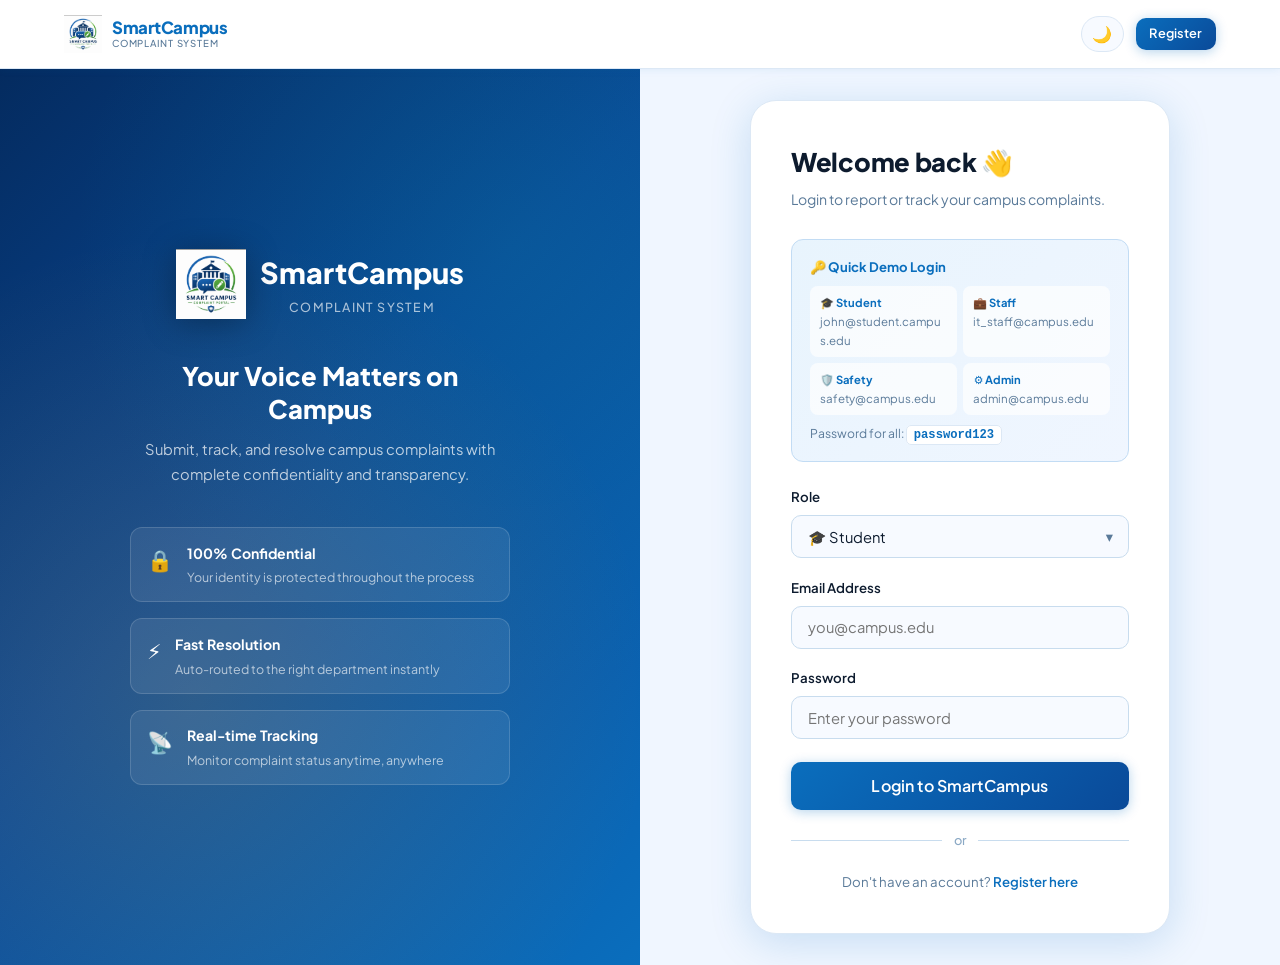
<file: smart-campus-complaint-system/frontend/login.html>
<!DOCTYPE html>
<html lang="en">
<head>
    <meta charset="UTF-8">
    <meta name="viewport" content="width=device-width, initial-scale=1.0">
    <title>Login | SmartCampus</title>
    <meta name="description" content="Login to SmartCampus Complaint System to report and track campus issues.">
    <link href="https://fonts.googleapis.com/css2?family=Plus+Jakarta+Sans:wght@400;500;600;700;800&display=swap" rel="stylesheet">
    <link rel="stylesheet" href="css/style.css">
    <link rel="stylesheet" href="css/dark-mode.css">
    <style>
        body {
            display: flex;
            flex-direction: column;
            min-height: 100vh;
            background: var(--bg);
        }

        /* ── SPLIT LAYOUT ──────────────────────────── */
        .auth-layout {
            flex: 1;
            display: grid;
            grid-template-columns: 1fr 1fr;
            min-height: calc(100vh - 68px);
        }

        /* LEFT PANEL */
        .auth-left {
            background: var(--grad-hero);
            display: flex;
            flex-direction: column;
            justify-content: center;
            align-items: center;
            padding: 3rem;
            color: #fff;
            position: relative;
            overflow: hidden;
        }
        .auth-left::before {
            content: '';
            position: absolute; inset: 0;
            background: radial-gradient(circle at 30% 70%, rgba(244,166,29,0.15) 0%, transparent 60%),
                        radial-gradient(circle at 80% 20%, rgba(0,180,160,0.12) 0%, transparent 50%);
        }
        .auth-left-inner { position: relative; z-index: 1; text-align: center; max-width: 380px; }
        .auth-brand {
            display: flex; align-items: center; justify-content: center; gap: 14px;
            margin-bottom: 2.5rem;
        }
        .auth-brand img { width: 70px; height: 70px; object-fit: contain; filter: drop-shadow(0 4px 16px rgba(0,0,0,0.3)); }
        .auth-brand-text .name { font-size: 1.8rem; font-weight: 800; color: #fff; }
        .auth-brand-text .tagline { font-size: 0.78rem; color: rgba(255,255,255,0.65); letter-spacing: 0.1em; text-transform: uppercase; font-weight: 500; }

        .auth-left h2 { font-size: 1.6rem; font-weight: 800; margin-bottom: 0.75rem; line-height: 1.3; }
        .auth-left p { color: rgba(255,255,255,0.72); font-size: 0.92rem; line-height: 1.7; margin-bottom: 2.5rem; }

        .auth-features { display: flex; flex-direction: column; gap: 1rem; text-align: left; }
        .auth-feature {
            display: flex; align-items: flex-start; gap: 0.85rem;
            background: rgba(255,255,255,0.08);
            border: 1px solid rgba(255,255,255,0.15);
            border-radius: 12px;
            padding: 0.85rem 1rem;
        }
        .auth-feature-icon { font-size: 1.3rem; flex-shrink: 0; margin-top: 1px; }
        .auth-feature-text .af-title { font-weight: 700; font-size: 0.88rem; margin-bottom: 0.15rem; }
        .auth-feature-text .af-desc { font-size: 0.78rem; color: rgba(255,255,255,0.65); }

        /* RIGHT PANEL */
        .auth-right {
            display: flex;
            flex-direction: column;
            justify-content: center;
            align-items: center;
            padding: 2rem;
            background: var(--bg);
        }
        .auth-card {
            background: var(--surface);
            border: 1px solid var(--border);
            border-radius: var(--radius-xl);
            padding: 2.5rem;
            width: 100%;
            max-width: 420px;
            box-shadow: var(--shadow-lg);
        }

        .auth-card-header { margin-bottom: 1.75rem; }
        .auth-card-header h1 { font-size: 1.6rem; font-weight: 800; color: var(--text-main); margin-bottom: 0.3rem; letter-spacing: -0.3px; }
        .auth-card-header p { color: var(--text-muted); font-size: 0.88rem; }

        /* Form */
        .form-group { margin-bottom: 1.15rem; }
        .form-group label { display: block; font-size: 0.83rem; font-weight: 600; margin-bottom: 0.45rem; color: var(--text-main); }
        .form-group input,
        .form-group select {
            width: 100%; padding: 0.72rem 1rem;
            border: 1.5px solid var(--border-2);
            border-radius: var(--radius);
            font-size: 0.92rem; font-family: var(--font);
            background: var(--surface-2); color: var(--text-main);
            transition: var(--transition); outline: none;
            appearance: none;
        }
        .form-group input:focus,
        .form-group select:focus {
            border-color: var(--primary);
            box-shadow: 0 0 0 4px rgba(10,110,189,0.12);
            background: #fff;
        }
        .select-wrapper { position: relative; }
        .select-wrapper::after {
            content: '▾';
            position: absolute; right: 1rem; top: 50%; transform: translateY(-50%);
            color: var(--text-muted); pointer-events: none; font-size: 0.9rem;
        }

        /* Demo box */
        .demo-box {
            background: linear-gradient(135deg, #e8f4fd, #f0f6ff);
            border: 1.5px solid #c2dcf4;
            border-radius: 12px;
            padding: 1rem 1.1rem;
            margin-bottom: 1.5rem;
            font-size: 0.8rem;
        }
        .demo-box-title {
            font-weight: 700; color: var(--primary); margin-bottom: 0.5rem;
            display: flex; align-items: center; gap: 0.4rem; font-size: 0.82rem;
        }
        .demo-grid { display: grid; grid-template-columns: 1fr 1fr; gap: 0.35rem; }
        .demo-item {
            background: rgba(255,255,255,0.7);
            border-radius: 8px;
            padding: 0.4rem 0.6rem;
            cursor: pointer;
            transition: var(--transition);
            border: 1px solid transparent;
        }
        .demo-item:hover { border-color: var(--primary); background: #fff; }
        .demo-item .di-role { font-size: 0.7rem; font-weight: 700; color: var(--primary); }
        .demo-item .di-email { font-size: 0.72rem; color: var(--text-muted); word-break: break-all; }
        .demo-pass { margin-top: 0.5rem; font-size: 0.76rem; color: var(--text-muted); }
        .demo-pass code { background: #fff; padding: 0.15rem 0.45rem; border-radius: 5px; font-weight: 700; color: var(--primary); border: 1px solid var(--border); }

        /* Auth footer */
        .auth-card-footer {
            text-align: center;
            margin-top: 1.25rem;
            font-size: 0.83rem;
            color: var(--text-muted);
        }
        .auth-card-footer a { color: var(--primary); font-weight: 600; }
        .auth-card-footer a:hover { text-decoration: underline; }

        /* Mobile */
        @media (max-width: 768px) {
            .auth-layout { grid-template-columns: 1fr; }
            .auth-left { display: none; }
            .auth-right { padding: 2rem 1rem; }
            .auth-card { padding: 2rem 1.5rem; }
        }
    </style>
</head>
<body>
    <!-- NAVBAR -->
    <nav class="navbar">
        <div class="container">
            <a href="index.html" class="logo">
                <img src="assets/images/logo.png" alt="SmartCampus Logo" onerror="this.style.display='none'">
                <div class="logo-text">
                    <span class="name">SmartCampus</span>
                    <span class="tagline">Complaint System</span>
                </div>
            </a>
            <div class="navbar-actions">
                <button id="theme-toggle" class="theme-toggle">🌙</button>
                <a href="register.html" class="btn btn-primary btn-sm">Register</a>
            </div>
        </div>
    </nav>

    <div class="auth-layout">
        <!-- LEFT -->
        <div class="auth-left">
            <div class="auth-left-inner">
                <div class="auth-brand">
                    <img src="assets/images/logo.png" alt="SmartCampus" onerror="this.style.display='none'">
                    <div class="auth-brand-text">
                        <div class="name">SmartCampus</div>
                        <div class="tagline">Complaint System</div>
                    </div>
                </div>
                <h2>Your Voice Matters on Campus</h2>
                <p>Submit, track, and resolve campus complaints with complete confidentiality and transparency.</p>
                <div class="auth-features">
                    <div class="auth-feature">
                        <span class="auth-feature-icon">🔒</span>
                        <div class="auth-feature-text">
                            <div class="af-title">100% Confidential</div>
                            <div class="af-desc">Your identity is protected throughout the process</div>
                        </div>
                    </div>
                    <div class="auth-feature">
                        <span class="auth-feature-icon">⚡</span>
                        <div class="auth-feature-text">
                            <div class="af-title">Fast Resolution</div>
                            <div class="af-desc">Auto-routed to the right department instantly</div>
                        </div>
                    </div>
                    <div class="auth-feature">
                        <span class="auth-feature-icon">📡</span>
                        <div class="auth-feature-text">
                            <div class="af-title">Real-time Tracking</div>
                            <div class="af-desc">Monitor complaint status anytime, anywhere</div>
                        </div>
                    </div>
                </div>
            </div>
        </div>

        <!-- RIGHT -->
        <div class="auth-right">
            <div class="auth-card">
                <div class="auth-card-header">
                    <h1>Welcome back 👋</h1>
                    <p>Login to report or track your campus complaints.</p>
                </div>

                <!-- Demo accounts -->
                <div class="demo-box">
                    <div class="demo-box-title">🔑 Quick Demo Login</div>
                    <div class="demo-grid">
                        <div class="demo-item" onclick="fillDemo('john@student.campus.edu','ROLE_STUDENT')">
                            <div class="di-role">🎓 Student</div>
                            <div class="di-email">john@student.campus.edu</div>
                        </div>
                        <div class="demo-item" onclick="fillDemo('it_staff@campus.edu','ROLE_STAFF')">
                            <div class="di-role">💼 Staff</div>
                            <div class="di-email">it_staff@campus.edu</div>
                        </div>
                        <div class="demo-item" onclick="fillDemo('safety@campus.edu','ROLE_SAFETY_OFFICER')">
                            <div class="di-role">🛡️ Safety</div>
                            <div class="di-email">safety@campus.edu</div>
                        </div>
                        <div class="demo-item" onclick="fillDemo('admin@campus.edu','ROLE_ADMIN')">
                            <div class="di-role">⚙️ Admin</div>
                            <div class="di-email">admin@campus.edu</div>
                        </div>
                    </div>
                    <div class="demo-pass">Password for all: <code>password123</code></div>
                </div>

                <div class="error-msg" id="error-msg"></div>

                <form id="login-form" novalidate>
                    <div class="form-group">
                        <label for="role">Role</label>
                        <div class="select-wrapper">
                            <select id="role" required>
                                <option value="ROLE_STUDENT">🎓 Student</option>
                                <option value="ROLE_STAFF">💼 Staff / HOD</option>
                                <option value="ROLE_SAFETY_OFFICER">🛡️ Safety Officer</option>
                                <option value="ROLE_ADMIN">⚙️ Administrator</option>
                            </select>
                        </div>
                    </div>
                    <div class="form-group">
                        <label for="email">Email Address</label>
                        <input type="email" id="email" name="email" placeholder="you@campus.edu" required autocomplete="email">
                    </div>
                    <div class="form-group">
                        <label for="password">Password</label>
                        <input type="password" id="password" name="password" placeholder="Enter your password" required autocomplete="current-password">
                    </div>
                    <button type="submit" id="submit-btn" class="btn btn-primary btn-full" style="margin-top:0.25rem;">Login to SmartCampus</button>
                </form>

                <div class="divider">or</div>

                <div class="auth-card-footer">
                    Don't have an account? <a href="register.html">Register here</a>
                </div>
            </div>
        </div>
    </div>

    <div class="toast-container" id="toast-container"></div>
    <script src="js/utils/theme.js"></script>
    <script src="js/utils/auth.js?v=2"></script>
    <script src="js/api/api.js?v=2"></script>
    <script>
        redirectIfLoggedIn();

        // Session expired
        const urlParams = new URLSearchParams(window.location.search);
        if (urlParams.get('expired') === 'true') {
            const errEl = document.getElementById('error-msg');
            errEl.textContent = '⚠️ Your session has expired. Please log in again.';
            errEl.style.display = 'block';
        }

        // Fill demo credentials
        function fillDemo(email, role) {
            document.getElementById('email').value = email;
            document.getElementById('password').value = 'password123';
            document.getElementById('role').value = role;
        }

        document.getElementById('login-form').addEventListener('submit', async (e) => {
            e.preventDefault();
            const selectedRole = document.getElementById('role').value;
            const email = document.getElementById('email').value.trim();
            const password = document.getElementById('password').value;
            const btn = document.getElementById('submit-btn');
            const errEl = document.getElementById('error-msg');

            errEl.style.display = 'none';
            btn.disabled = true;
            btn.innerHTML = '<span class="spinner"></span> Logging in...';

            try {
                const data = await api.login(email, password);
                let roleMatched = false;
                if (selectedRole === 'ROLE_STUDENT' && data.roles.includes('ROLE_STUDENT')) roleMatched = true;
                else if (selectedRole === 'ROLE_STAFF' && (data.roles.includes('ROLE_STAFF') || data.roles.includes('ROLE_DEPARTMENT_HEAD'))) roleMatched = true;
                else if (selectedRole === 'ROLE_SAFETY_OFFICER' && data.roles.includes('ROLE_SAFETY_OFFICER')) roleMatched = true;
                else if (selectedRole === 'ROLE_ADMIN' && data.roles.includes('ROLE_ADMIN')) roleMatched = true;

                if (!roleMatched) throw new Error('Access denied: Unauthorized role for this account.');

                saveSession(data);
                btn.innerHTML = '✅ Redirecting...';
                setTimeout(() => { window.location.href = getDashboardForUser(data); }, 700);
            } catch (err) {
                errEl.textContent = err.message || 'Invalid email or password. Please try again.';
                errEl.style.display = 'block';
                btn.disabled = false;
                btn.textContent = 'Login to SmartCampus';
            }
        });
    </script>
</body>
</html>
</file>
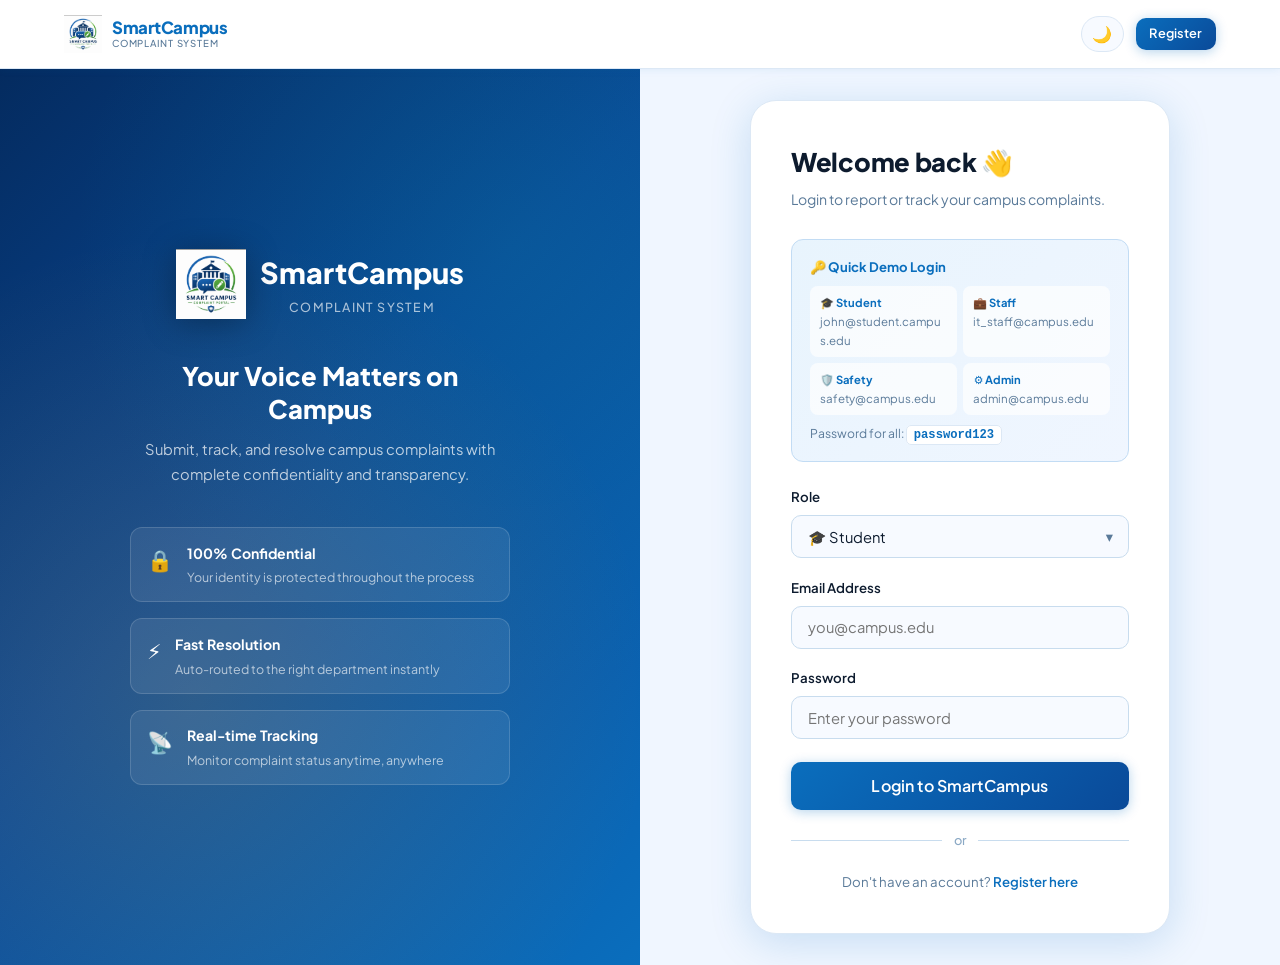
<file: smart-campus-complaint-system/frontend/my-complaints.html>
<!DOCTYPE html>
<html lang="en">
<head>
    <meta charset="UTF-8">
    <meta name="viewport" content="width=device-width, initial-scale=1.0">
    <title>My Complaints | Smart Campus</title>
    <meta name="description" content="View and manage all your submitted campus complaints.">
    <link href="https://fonts.googleapis.com/css2?family=Inter:wght@400;500;600;700&display=swap" rel="stylesheet">
    <link rel="stylesheet" href="css/style.css">
    <link rel="stylesheet" href="css/dark-mode.css">
    <style>
        .dashboard-grid { display: grid; grid-template-columns: 250px 1fr; min-height: calc(100vh - 64px); }
        .sidebar { background-color: var(--surface); border-right: 1px solid var(--border); padding: 2rem 1rem; }
        .sidebar-nav { display: flex; flex-direction: column; gap: 0.5rem; }
        .sidebar-link { padding: 0.75rem 1rem; border-radius: var(--radius); color: var(--text-muted); font-weight: 500; }
        .sidebar-link:hover, .sidebar-link.active { background-color: rgba(79,70,229,0.1); color: var(--primary); }
        .main-content { padding: 2rem; background-color: var(--background); }
        .page-header { display: flex; justify-content: space-between; align-items: center; margin-bottom: 2rem; flex-wrap: wrap; gap: 1rem; }
        .page-header h2 { font-size: 1.5rem; font-weight: 700; }
        /* Filters */
        .filters { display: flex; gap: 0.75rem; margin-bottom: 1.5rem; flex-wrap: wrap; }
        .filter-btn {
            padding: 0.4rem 1rem; border: 1.5px solid var(--border);
            border-radius: 999px; font-size: 0.85rem; font-weight: 500;
            cursor: pointer; background: var(--surface); color: var(--text-muted);
            transition: var(--transition);
        }
        .filter-btn.active, .filter-btn:hover { border-color: var(--primary); color: var(--primary); background: rgba(79,70,229,0.07); }
        /* Complaint Cards */
        .complaint-list { display: flex; flex-direction: column; gap: 1rem; }
        .complaint-card {
            background: var(--surface); border: 1px solid var(--border);
            border-radius: 12px; padding: 1.5rem;
            box-shadow: 0 2px 8px rgba(0,0,0,0.04);
            transition: var(--transition);
        }
        .complaint-card:hover { box-shadow: 0 4px 16px rgba(79,70,229,0.1); border-color: rgba(79,70,229,0.3); }
        .cc-header { display: flex; justify-content: space-between; align-items: flex-start; margin-bottom: 0.75rem; flex-wrap: wrap; gap: 0.5rem; }
        .cc-number { font-size: 0.78rem; font-weight: 600; color: var(--primary); }
        .cc-badges { display: flex; gap: 0.5rem; flex-wrap: wrap; }
        .cc-desc { font-size: 0.95rem; font-weight: 600; margin-bottom: 0.4rem; color: var(--text-main); }
        .cc-meta { display: flex; gap: 1.5rem; flex-wrap: wrap; font-size: 0.8rem; color: var(--text-muted); margin-top: 0.75rem; }
        .cc-meta span::before { margin-right: 0.3rem; }
        .empty-state {
            text-align: center; padding: 4rem 2rem;
            color: var(--text-muted); font-size: 0.95rem;
        }
        .empty-state .icon { font-size: 3rem; margin-bottom: 1rem; }
        .loading-skeleton { background: linear-gradient(90deg, var(--border) 25%, var(--surface) 50%, var(--border) 75%); background-size: 200% 100%; animation: shimmer 1.5s infinite; border-radius: 12px; height: 100px; }
        @keyframes shimmer { 0%{background-position:200% 0} 100%{background-position:-200% 0} }
        .badge { padding: 0.2rem 0.75rem; border-radius: 999px; font-size: 0.78rem; font-weight: 600; }
    </style>
</head>
<body>
    <nav class="navbar">
        <div class="container" style="max-width:100%;">
            <a href="index.html" class="logo"><img src="assets/images/logo.png" alt="SmartCampus Logo" style="width:36px;height:36px;object-fit:contain;" onerror="this.style.display='none'"><div class="logo-text"><span class="name">SmartCampus</span><span class="tagline">Complaint System</span></div></a>
            <div>
                <button id="theme-toggle" class="theme-toggle">🌙</button>
                <span id="user-name-badge" style="margin-left:1rem;font-weight:500;color:var(--text-muted);font-size:0.9rem;"></span>
                <button class="btn btn-secondary" style="margin-left: 1rem;" onclick="doLogout()">Logout</button>
            </div>
        </div>
    </nav>

    <div class="dashboard-grid">
        <aside class="sidebar">
            <nav class="sidebar-nav">
                <a href="student-dashboard.html" class="sidebar-link">📊 Dashboard</a>
                <a href="submit-complaint.html" class="sidebar-link">📝 Submit Complaint</a>
                <a href="my-complaints.html" class="sidebar-link active">📋 My Complaints</a>
                <a href="#" class="sidebar-link">🔔 Notifications</a>
                <a href="#" class="sidebar-link">👤 Profile</a>
            </nav>
        </aside>

        <main class="main-content">
            <div class="page-header">
                <h2>📋 My Complaints</h2>
                <a href="submit-complaint.html" class="btn btn-primary">+ New Complaint</a>
            </div>

            <div class="filters">
                <button class="filter-btn active" data-filter="ALL">All</button>
                <button class="filter-btn" data-filter="PENDING">Pending</button>
                <button class="filter-btn" data-filter="IN_PROGRESS">In Progress</button>
                <button class="filter-btn" data-filter="RESOLVED">Resolved</button>
                <button class="filter-btn" data-filter="CLOSED">Closed</button>
            </div>

            <div id="complaints-list" class="complaint-list">
                <div class="loading-skeleton"></div>
                <div class="loading-skeleton"></div>
                <div class="loading-skeleton"></div>
            </div>
        </main>
    </div>

    <script src="js/utils/theme.js"></script>
    <script src="js/utils/auth.js?v=2"></script>
    <script src="js/api/api.js?v=2"></script>
    <script>
        redirectIfNotLoggedIn();
        const user = getUser();
        if (user) {
            if (!user.roles.includes('ROLE_STUDENT')) {
                window.location.href = getDashboardForUser(user);
            }
            document.getElementById('user-name-badge').textContent = user.email;
        }

        function doLogout() { clearSession(); window.location.href = 'login.html'; }

        let allComplaints = [];
        let currentFilter = 'ALL';

        const priorityColors = { LOW: '#10B981', MEDIUM: '#F59E0B', HIGH: '#EF4444', CRITICAL: '#7C3AED' };
        const statusColors = { PENDING: '#F59E0B', IN_PROGRESS: '#3B82F6', RESOLVED: '#10B981', CLOSED: '#6B7280', REJECTED: '#EF4444' };

        function renderComplaints(complaints) {
            const container = document.getElementById('complaints-list');
            if (!complaints.length) {
                container.innerHTML = `<div class="empty-state"><div class="icon">📭</div><p>No complaints found${currentFilter !== 'ALL' ? ` with status "${currentFilter.replace('_',' ')}"` : ''}.</p><a href="submit-complaint.html" class="btn btn-primary" style="margin-top:1rem;">Submit Your First Complaint</a></div>`;
                return;
            }
            container.innerHTML = complaints.map(c => {
                const sColor = statusColors[c.status] || '#6B7280';
                const pColor = priorityColors[c.priority] || '#6B7280';
                const date = c.createdAt ? new Date(c.createdAt).toLocaleDateString('en-IN', { day:'2-digit', month:'short', year:'numeric' }) : '—';
                return `
                <div class="complaint-card">
                    <div class="cc-header">
                        <span class="cc-number">#${c.complaintNumber || c.id}</span>
                        <div class="cc-badges">
                            <span class="badge" style="background:${sColor}22;color:${sColor};">${(c.status||'').replace('_',' ')}</span>
                            <span class="badge" style="background:${pColor}22;color:${pColor};">${c.priority || ''}</span>
                        </div>
                    </div>
                    <div class="cc-desc">${c.description?.substring(0, 100)}${(c.description?.length > 100) ? '...' : ''}</div>
                    <div class="cc-meta">
                        <span>📁 ${c.categoryName || 'Uncategorized'}</span>
                        <span>📍 ${c.location || '—'}</span>
                        <span>🏢 ${c.departmentName || 'Not assigned'}</span>
                        <span>📅 ${date}</span>
                        <span>🔒 ${c.privacyMode || '—'}</span>
                    </div>
                </div>`;
            }).join('');
        }

        async function loadComplaints() {
            try {
                allComplaints = await api.getMyComplaints();
                applyFilter();
            } catch (err) {
                document.getElementById('complaints-list').innerHTML = `<div class="empty-state"><div class="icon">⚠️</div><p>${err.message || 'Failed to load complaints.'}</p></div>`;
            }
        }

        function applyFilter() {
            const filtered = currentFilter === 'ALL' ? allComplaints : allComplaints.filter(c => c.status === currentFilter);
            renderComplaints(filtered);
        }

        document.querySelectorAll('.filter-btn').forEach(btn => {
            btn.addEventListener('click', () => {
                document.querySelectorAll('.filter-btn').forEach(b => b.classList.remove('active'));
                btn.classList.add('active');
                currentFilter = btn.dataset.filter;
                applyFilter();
            });
        });

        loadComplaints();
    </script>
</body>
</html>
</file>
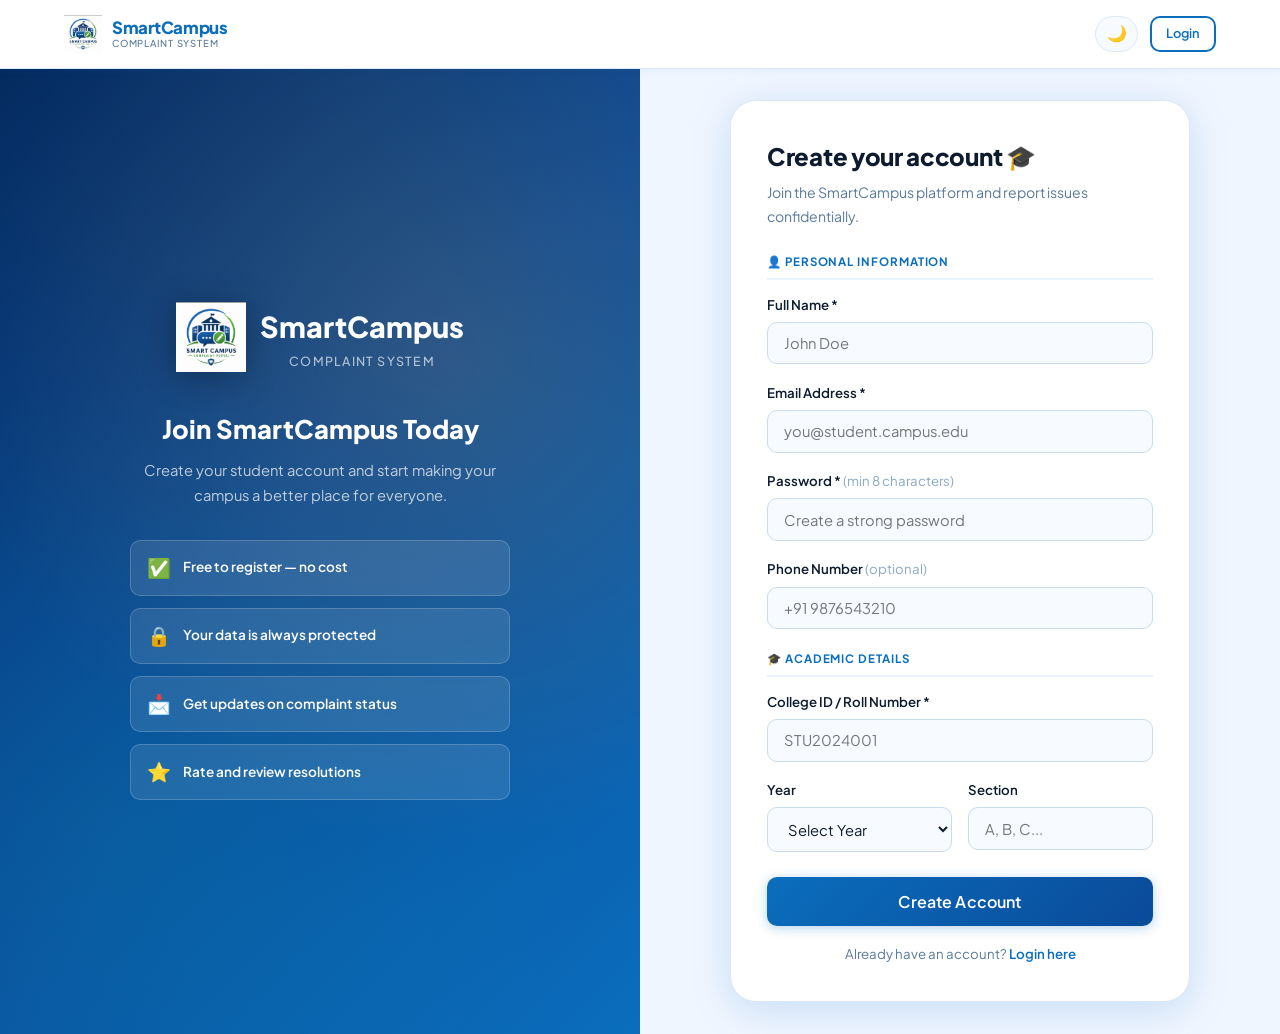
<file: smart-campus-complaint-system/frontend/register.html>
<!DOCTYPE html>
<html lang="en">
<head>
    <meta charset="UTF-8">
    <meta name="viewport" content="width=device-width, initial-scale=1.0">
    <title>Register | SmartCampus</title>
    <meta name="description" content="Create a new student account on SmartCampus Complaint System.">
    <link href="https://fonts.googleapis.com/css2?family=Plus+Jakarta+Sans:wght@400;500;600;700;800&display=swap" rel="stylesheet">
    <link rel="stylesheet" href="css/style.css">
    <link rel="stylesheet" href="css/dark-mode.css">
    <style>
        body { display: flex; flex-direction: column; min-height: 100vh; background: var(--bg); }

        .auth-layout {
            flex: 1;
            display: grid;
            grid-template-columns: 1fr 1fr;
            min-height: calc(100vh - 68px);
        }

        /* LEFT PANEL */
        .auth-left {
            background: var(--grad-hero);
            display: flex; flex-direction: column;
            justify-content: center; align-items: center;
            padding: 3rem; color: #fff;
            position: relative; overflow: hidden;
        }
        .auth-left::before {
            content: '';
            position: absolute; inset: 0;
            background: radial-gradient(circle at 70% 30%, rgba(244,166,29,0.15) 0%, transparent 60%),
                        radial-gradient(circle at 20% 80%, rgba(0,180,160,0.12) 0%, transparent 50%);
        }
        .auth-left-inner { position: relative; z-index: 1; text-align: center; max-width: 380px; }
        .auth-brand { display: flex; align-items: center; justify-content: center; gap: 14px; margin-bottom: 2.5rem; }
        .auth-brand img { width: 70px; height: 70px; object-fit: contain; filter: drop-shadow(0 4px 16px rgba(0,0,0,0.3)); }
        .auth-brand-text .name { font-size: 1.8rem; font-weight: 800; color: #fff; }
        .auth-brand-text .tagline { font-size: 0.78rem; color: rgba(255,255,255,0.65); letter-spacing: 0.1em; text-transform: uppercase; font-weight: 500; }

        .auth-left h2 { font-size: 1.6rem; font-weight: 800; margin-bottom: 0.75rem; line-height: 1.3; }
        .auth-left p { color: rgba(255,255,255,0.72); font-size: 0.92rem; line-height: 1.7; margin-bottom: 2rem; }

        .perks { display: flex; flex-direction: column; gap: 0.75rem; text-align: left; }
        .perk {
            display: flex; align-items: center; gap: 0.75rem;
            background: rgba(255,255,255,0.1);
            border: 1px solid rgba(255,255,255,0.18);
            border-radius: 10px; padding: 0.7rem 1rem;
            font-size: 0.85rem;
        }
        .perk-icon { font-size: 1.2rem; }
        .perk-text { font-weight: 600; }

        /* RIGHT PANEL */
        .auth-right {
            display: flex; flex-direction: column;
            justify-content: center; align-items: center;
            padding: 2rem; background: var(--bg);
            overflow-y: auto;
        }
        .auth-card {
            background: var(--surface);
            border: 1px solid var(--border);
            border-radius: var(--radius-xl);
            padding: 2.25rem;
            width: 100%; max-width: 460px;
            box-shadow: var(--shadow-lg);
        }
        .auth-card-header { margin-bottom: 1.5rem; }
        .auth-card-header h1 { font-size: 1.5rem; font-weight: 800; color: var(--text-main); margin-bottom: 0.3rem; letter-spacing: -0.3px; }
        .auth-card-header p { color: var(--text-muted); font-size: 0.88rem; }

        /* Form */
        .form-group { margin-bottom: 1.1rem; }
        .form-group label { display: block; font-size: 0.83rem; font-weight: 600; margin-bottom: 0.4rem; color: var(--text-main); }
        .form-group input, .form-group select {
            width: 100%; padding: 0.7rem 1rem;
            border: 1.5px solid var(--border-2); border-radius: var(--radius);
            font-size: 0.92rem; font-family: var(--font);
            background: var(--surface-2); color: var(--text-main);
            transition: var(--transition); outline: none;
        }
        .form-group input:focus, .form-group select:focus {
            border-color: var(--primary);
            box-shadow: 0 0 0 4px rgba(10,110,189,0.12);
            background: #fff;
        }
        .form-row { display: grid; grid-template-columns: 1fr 1fr; gap: 1rem; }

        .section-label {
            font-size: 0.72rem; font-weight: 700;
            text-transform: uppercase; letter-spacing: 0.08em; color: var(--primary);
            margin: 1.25rem 0 0.85rem;
            padding-bottom: 0.45rem;
            border-bottom: 2px solid var(--primary-light);
            display: flex; align-items: center; gap: 0.4rem;
        }

        .auth-card-footer { text-align: center; margin-top: 1.1rem; font-size: 0.83rem; color: var(--text-muted); }
        .auth-card-footer a { color: var(--primary); font-weight: 600; }
        .auth-card-footer a:hover { text-decoration: underline; }

        @keyframes spin { to { transform: rotate(360deg); } }
        .spinner { display: inline-block; width: 16px; height: 16px; border: 2.5px solid rgba(255,255,255,0.3); border-top-color: #fff; border-radius: 50%; animation: spin 0.7s linear infinite; vertical-align: middle; }

        @media (max-width: 768px) {
            .auth-layout { grid-template-columns: 1fr; }
            .auth-left { display: none; }
            .auth-right { padding: 1.5rem 1rem; }
        }
    </style>
</head>
<body>
    <nav class="navbar">
        <div class="container">
            <a href="index.html" class="logo">
                <img src="assets/images/logo.png" alt="SmartCampus Logo" onerror="this.style.display='none'">
                <div class="logo-text">
                    <span class="name">SmartCampus</span>
                    <span class="tagline">Complaint System</span>
                </div>
            </a>
            <div class="navbar-actions">
                <button id="theme-toggle" class="theme-toggle">🌙</button>
                <a href="login.html" class="btn btn-secondary btn-sm">Login</a>
            </div>
        </div>
    </nav>

    <div class="auth-layout">
        <!-- LEFT -->
        <div class="auth-left">
            <div class="auth-left-inner">
                <div class="auth-brand">
                    <img src="assets/images/logo.png" alt="SmartCampus" onerror="this.style.display='none'">
                    <div class="auth-brand-text">
                        <div class="name">SmartCampus</div>
                        <div class="tagline">Complaint System</div>
                    </div>
                </div>
                <h2>Join SmartCampus Today</h2>
                <p>Create your student account and start making your campus a better place for everyone.</p>
                <div class="perks">
                    <div class="perk"><span class="perk-icon">✅</span><span class="perk-text">Free to register — no cost</span></div>
                    <div class="perk"><span class="perk-icon">🔒</span><span class="perk-text">Your data is always protected</span></div>
                    <div class="perk"><span class="perk-icon">📩</span><span class="perk-text">Get updates on complaint status</span></div>
                    <div class="perk"><span class="perk-icon">⭐</span><span class="perk-text">Rate and review resolutions</span></div>
                </div>
            </div>
        </div>

        <!-- RIGHT -->
        <div class="auth-right">
            <div class="auth-card">
                <div class="auth-card-header">
                    <h1>Create your account 🎓</h1>
                    <p>Join the SmartCampus platform and report issues confidentially.</p>
                </div>

                <div class="error-msg" id="error-msg"></div>
                <div class="success-msg" id="success-msg"></div>

                <form id="register-form" novalidate>
                    <p class="section-label">👤 Personal Information</p>
                    <div class="form-group">
                        <label for="name">Full Name *</label>
                        <input type="text" id="name" placeholder="John Doe" required>
                    </div>
                    <div class="form-group">
                        <label for="email">Email Address *</label>
                        <input type="email" id="email" placeholder="you@student.campus.edu" required autocomplete="email">
                    </div>
                    <div class="form-group">
                        <label for="password">Password * <span style="color:var(--text-light);font-weight:400;">(min 8 characters)</span></label>
                        <input type="password" id="password" placeholder="Create a strong password" required autocomplete="new-password">
                    </div>
                    <div class="form-group">
                        <label for="phone">Phone Number <span style="color:var(--text-light);font-weight:400;">(optional)</span></label>
                        <input type="tel" id="phone" placeholder="+91 9876543210">
                    </div>

                    <p class="section-label">🎓 Academic Details</p>
                    <div class="form-group">
                        <label for="college-id">College ID / Roll Number *</label>
                        <input type="text" id="college-id" placeholder="STU2024001" required>
                    </div>
                    <div class="form-row">
                        <div class="form-group">
                            <label for="year">Year</label>
                            <select id="year">
                                <option value="">Select Year</option>
                                <option value="1">1st Year</option>
                                <option value="2">2nd Year</option>
                                <option value="3">3rd Year</option>
                                <option value="4">4th Year</option>
                            </select>
                        </div>
                        <div class="form-group">
                            <label for="section">Section</label>
                            <input type="text" id="section" placeholder="A, B, C...">
                        </div>
                    </div>

                    <button type="submit" id="submit-btn" class="btn btn-primary btn-full" style="margin-top:0.5rem;">Create Account</button>
                </form>

                <div class="auth-card-footer">
                    Already have an account? <a href="login.html">Login here</a>
                </div>
            </div>
        </div>
    </div>

    <div class="toast-container" id="toast-container"></div>
    <script src="js/utils/theme.js"></script>
    <script src="js/utils/auth.js?v=2"></script>
    <script src="js/api/api.js?v=2"></script>
    <script>
        redirectIfLoggedIn();

        document.getElementById('register-form').addEventListener('submit', async (e) => {
            e.preventDefault();
            const btn = document.getElementById('submit-btn');
            const errEl = document.getElementById('error-msg');
            const successEl = document.getElementById('success-msg');
            errEl.style.display = 'none';
            successEl.style.display = 'none';

            const name = document.getElementById('name').value.trim();
            const email = document.getElementById('email').value.trim();
            const password = document.getElementById('password').value;
            const phone = document.getElementById('phone').value.trim();
            const collegeId = document.getElementById('college-id').value.trim();
            const year = document.getElementById('year').value;
            const section = document.getElementById('section').value.trim();

            if (!name || !email || !password || !collegeId) {
                errEl.textContent = 'Please fill in all required fields.';
                errEl.style.display = 'block';
                return;
            }
            if (password.length < 8) {
                errEl.textContent = 'Password must be at least 8 characters.';
                errEl.style.display = 'block';
                return;
            }

            btn.disabled = true;
            btn.innerHTML = '<span class="spinner"></span> Creating account...';

            try {
                await api.register({ name, email, password, phoneNumber: phone || null, collegeId, year: year ? parseInt(year) : null, section: section || null });
                successEl.textContent = '✅ Account created! Redirecting to login...';
                successEl.style.display = 'block';
                setTimeout(() => window.location.href = 'login.html', 1800);
            } catch (err) {
                errEl.textContent = err.message || 'Registration failed. Please try again.';
                errEl.style.display = 'block';
                btn.disabled = false;
                btn.textContent = 'Create Account';
            }
        });
    </script>
</body>
</html>
</file>
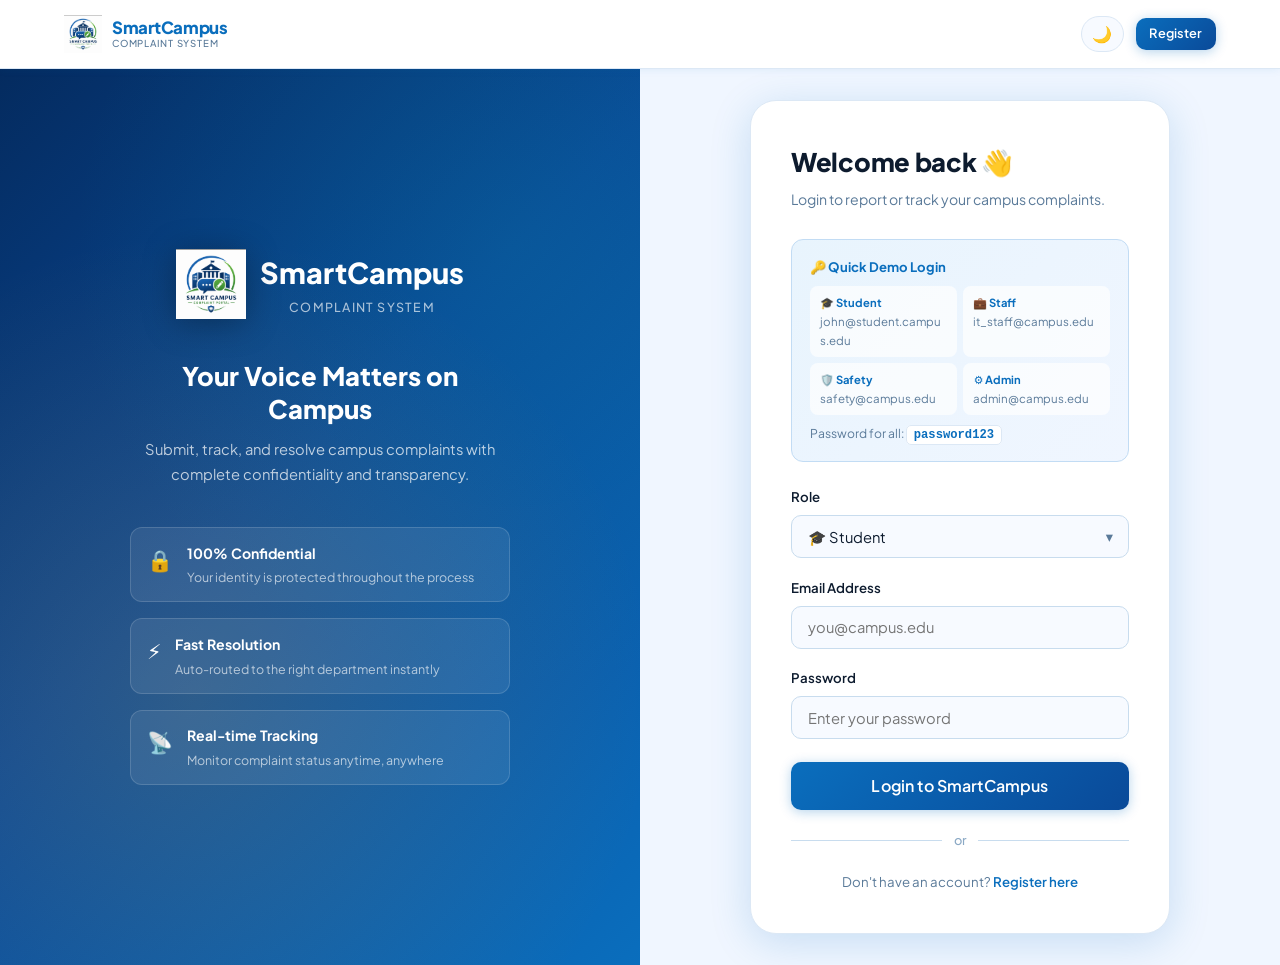
<file: smart-campus-complaint-system/frontend/staff-dashboard.html>
<!DOCTYPE html>
<html lang="en">
<head>
    <meta charset="UTF-8">
    <meta name="viewport" content="width=device-width, initial-scale=1.0">
    <title>Staff Dashboard | Smart Campus</title>
    <link href="https://fonts.googleapis.com/css2?family=Inter:wght@400;500;600;700&display=swap" rel="stylesheet">
    <link rel="stylesheet" href="css/style.css">
    <link rel="stylesheet" href="css/dark-mode.css">
    <style>
        .dashboard-grid { display: grid; grid-template-columns: 250px 1fr; min-height: calc(100vh - 64px); }
        .sidebar { background-color: var(--surface); border-right: 1px solid var(--border); padding: 2rem 1rem; }
        .sidebar-nav { display: flex; flex-direction: column; gap: 0.5rem; }
        .sidebar-link { padding: 0.75rem 1rem; border-radius: var(--radius); color: var(--text-muted); font-weight: 500; text-decoration: none; }
        .sidebar-link:hover, .sidebar-link.active { background-color: var(--primary-light); color: var(--primary); }
        .main-content { padding: 2rem; background-color: var(--background); }
        .stats-grid { display: grid; grid-template-columns: repeat(auto-fit, minmax(160px, 1fr)); gap: 1.5rem; margin-bottom: 2rem; }
        .stat-card { display: flex; flex-direction: column; align-items: center; padding: 1.5rem; text-align: center; }
        .stat-icon { font-size: 1.8rem; margin-bottom: 0.5rem; }
        .stat-value { font-size: 2.5rem; font-weight: 700; color: var(--primary); line-height: 1; }
        .stat-label { color: var(--text-muted); font-size: 0.85rem; margin-top: 0.25rem; }
        
        .filters { display: flex; gap: 0.75rem; margin-bottom: 1.5rem; flex-wrap: wrap; }
        .filter-btn {
            padding: 0.4rem 1rem; border: 1.5px solid var(--border);
            border-radius: 999px; font-size: 0.85rem; font-weight: 500;
            cursor: pointer; background: var(--surface); color: var(--text-muted);
            transition: var(--transition);
        }
        .filter-btn.active, .filter-btn:hover { border-color: var(--primary); color: var(--primary); background: rgba(10,110,189,0.07); }
        
        .complaint-list { display: flex; flex-direction: column; gap: 1rem; }
        .complaint-card {
            background: var(--surface); border: 1px solid var(--border);
            border-radius: 12px; padding: 1.5rem;
            box-shadow: 0 2px 8px rgba(0,0,0,0.04);
            transition: var(--transition);
        }
        .complaint-card:hover { box-shadow: 0 4px 16px rgba(10,110,189,0.1); border-color: rgba(10,110,189,0.3); }
        .cc-header { display: flex; justify-content: space-between; align-items: flex-start; margin-bottom: 0.75rem; flex-wrap: wrap; gap: 0.5rem; }
        .cc-number { font-size: 0.82rem; font-weight: 600; color: var(--primary); }
        .cc-badges { display: flex; gap: 0.5rem; flex-wrap: wrap; }
        .cc-desc { font-size: 0.95rem; font-weight: 600; margin-bottom: 0.4rem; color: var(--text-main); }
        .cc-meta { display: flex; gap: 1.5rem; flex-wrap: wrap; font-size: 0.8rem; color: var(--text-muted); margin-top: 0.75rem; }
        .badge { padding: 0.2rem 0.75rem; border-radius: 999px; font-size: 0.78rem; font-weight: 600; }
        .empty-state { text-align: center; padding: 4rem 2rem; color: var(--text-muted); font-size: 0.95rem; }
        .empty-state .icon { font-size: 3rem; margin-bottom: 1rem; }
        
        /* Modal Style */
        .modal {
            display: none; position: fixed; z-index: 1000; left: 0; top: 0;
            width: 100%; height: 100%; overflow: auto;
            background-color: rgba(0,0,0,0.5); backdrop-filter: blur(4px);
        }
        .modal-content {
            background-color: var(--surface); margin: 5% auto; padding: 2.5rem;
            border: 1px solid var(--border); border-radius: 16px; width: 90%; max-width: 600px;
            box-shadow: 0 10px 30px rgba(0,0,0,0.15); animation: zoomIn 0.3s ease;
        }
        @keyframes zoomIn { from { transform: scale(0.95); opacity: 0; } to { transform: scale(1); opacity: 1; } }
        .close-btn { float: right; font-size: 1.5rem; font-weight: bold; cursor: pointer; color: var(--text-muted); }
        .close-btn:hover { color: var(--text-main); }
        .detail-row { margin-bottom: 1rem; border-bottom: 1px solid var(--border); padding-bottom: 0.5rem; }
        .detail-label { font-size: 0.82rem; color: var(--text-muted); font-weight: 500; }
        .detail-value { font-size: 0.95rem; color: var(--text-main); font-weight: 600; margin-top: 0.15rem; }
    </style>
</head>
<body>
    <nav class="navbar">
        <div class="container" style="max-width:100%;">
            <a href="index.html" class="logo"><img src="assets/images/logo.png" alt="SmartCampus Logo" style="width:36px;height:36px;object-fit:contain;" onerror="this.style.display='none'"><div class="logo-text"><span class="name">SmartCampus</span><span class="tagline">Complaint System</span></div></a>
            <div>
                <button id="theme-toggle" class="theme-toggle">🌙</button>
                <span id="user-name-badge" style="margin-left:1rem;font-weight:500;color:var(--text-muted);font-size:0.9rem;"></span>
                <button class="btn btn-secondary" style="margin-left: 1rem;" onclick="doLogout()">Logout</button>
            </div>
        </div>
    </nav>

    <div class="dashboard-grid">
        <aside class="sidebar">
            <nav class="sidebar-nav">
                <a href="staff-dashboard.html" class="sidebar-link active">📊 Dashboard</a>
                <a href="#" class="sidebar-link">🔔 Notifications</a>
                <a href="#" class="sidebar-link">👤 Profile</a>
            </nav>
        </aside>

        <main class="main-content">
            <div style="display:flex; justify-content:space-between; align-items:center; margin-bottom:2rem; flex-wrap:wrap; gap:1rem;">
                <div>
                    <h2>Welcome back, <span id="staff-name">Staff Member</span> 💼</h2>
                    <p class="text-muted">Manage and resolve campus complaints assigned to your role/department.</p>
                </div>
            </div>

            <div class="stats-grid">
                <div class="card stat-card">
                    <div class="stat-icon">📥</div>
                    <span class="stat-value" id="stat-total">—</span>
                    <span class="stat-label">Total Assigned</span>
                </div>
                <div class="card stat-card">
                    <div class="stat-icon">⏳</div>
                    <span class="stat-value" id="stat-pending">—</span>
                    <span class="stat-label">Pending</span>
                </div>
                <div class="card stat-card">
                    <div class="stat-icon">🔄</div>
                    <span class="stat-value" id="stat-progress">—</span>
                    <span class="stat-label">In Progress</span>
                </div>
                <div class="card stat-card">
                    <div class="stat-icon">✅</div>
                    <span class="stat-value" id="stat-resolved">—</span>
                    <span class="stat-label">Resolved / Closed</span>
                </div>
            </div>

            <h3 style="margin-bottom:1rem;">Assigned Complaints</h3>

            <div class="filters">
                <button class="filter-btn active" data-filter="ALL">All</button>
                <button class="filter-btn" data-filter="PENDING">Pending</button>
                <button class="filter-btn" data-filter="IN_PROGRESS">In Progress</button>
                <button class="filter-btn" data-filter="RESOLVED">Resolved</button>
                <button class="filter-btn" data-filter="CLOSED">Closed</button>
                <button class="filter-btn" data-filter="ESCALATED">Escalated</button>
            </div>

            <div id="complaints-list" class="complaint-list">
                <p class="text-muted text-center" style="padding:2rem 0;">Loading complaints...</p>
            </div>
        </main>
    </div>

    <!-- Update Status Modal -->
    <div id="status-modal" class="modal">
        <div class="modal-content">
            <span class="close-btn" onclick="closeModal()">&times;</span>
            <h3 style="margin-bottom: 1.5rem;" id="modal-title">Update Complaint</h3>
            
            <div id="modal-details" style="margin-bottom: 1.5rem;">
                <!-- Filled dynamically -->
            </div>

            <form id="update-form">
                <input type="hidden" id="modal-complaint-id">
                
                <div class="form-group" style="margin-bottom: 1.25rem;">
                    <label for="modal-status" style="display:block; font-weight:500; margin-bottom:0.4rem;">New Status</label>
                    <select id="modal-status" required style="width:100%; padding:0.65rem 1rem; border:1.5px solid var(--border); border-radius:var(--radius); background:var(--background); color:var(--text-main); outline:none;">
                        <option value="PENDING">Pending</option>
                        <option value="ASSIGNED">Assigned</option>
                        <option value="IN_PROGRESS">In Progress</option>
                        <option value="RESOLVED">Resolved</option>
                        <option value="CLOSED">Closed</option>
                        <option value="REOPENED">Reopened</option>
                        <option value="ESCALATED">Escalated</option>
                        <option value="REJECTED">Rejected</option>
                    </select>
                </div>

                <div class="form-group" style="margin-bottom: 1.5rem;">
                    <label for="modal-comment" style="display:block; font-weight:500; margin-bottom:0.4rem;">Comments / Action Taken</label>
                    <textarea id="modal-comment" placeholder="Describe the action taken or reason for update..." style="width:100%; min-height:80px; padding:0.65rem 1rem; border:1.5px solid var(--border); border-radius:var(--radius); background:var(--background); color:var(--text-main); outline:none;" required></textarea>
                </div>

                <div style="display:flex; gap:1rem; justify-content:flex-end;">
                    <button type="button" class="btn btn-secondary" onclick="closeModal()">Cancel</button>
                    <button type="submit" class="btn btn-primary">Save Changes</button>
                </div>
            </form>
        </div>
    </div>

    <script src="js/utils/theme.js"></script>
    <script src="js/utils/auth.js?v=2"></script>
    <script src="js/api/api.js?v=2"></script>
    <script>
        // Redirect if not logged in or doesn't have staff/safety officer credentials
        redirectIfNotLoggedIn();
        const user = getUser();
        if (user) {
            const hasAccess = user.roles.includes('ROLE_STAFF') || user.roles.includes('ROLE_DEPARTMENT_HEAD') || user.roles.includes('ROLE_SAFETY_OFFICER');
            if (!hasAccess) {
                window.location.href = getDashboardForUser(user);
            }
            document.getElementById('staff-name').textContent = user.email.split('@')[0];
            document.getElementById('user-name-badge').textContent = user.email;
        }

        function doLogout() { clearSession(); window.location.href = 'login.html'; }

        let allComplaints = [];
        let currentFilter = 'ALL';

        const priorityColors = { LOW: '#10B981', MEDIUM: '#F59E0B', HIGH: '#EF4444', CRITICAL: '#7C3AED' };
        const statusColors = { PENDING: '#F59E0B', ASSIGNED: '#3B82F6', IN_PROGRESS: '#3B82F6', RESOLVED: '#10B981', CLOSED: '#6B7280', REJECTED: '#EF4444', REOPENED: '#EC4899', ESCALATED: '#7C3AED' };

        async function loadComplaints() {
            try {
                allComplaints = await api.getStaffComplaints();
                updateStats();
                applyFilter();
            } catch (err) {
                document.getElementById('complaints-list').innerHTML = `<div class="empty-state"><div class="icon">⚠️</div><p>${err.message || 'Failed to load complaints.'}</p></div>`;
            }
        }

        function updateStats() {
            document.getElementById('stat-total').textContent = allComplaints.length;
            document.getElementById('stat-pending').textContent = allComplaints.filter(c => c.status === 'PENDING').length;
            document.getElementById('stat-progress').textContent = allComplaints.filter(c => c.status === 'IN_PROGRESS' || c.status === 'ASSIGNED').length;
            document.getElementById('stat-resolved').textContent = allComplaints.filter(c => c.status === 'RESOLVED' || c.status === 'CLOSED').length;
        }

        function applyFilter() {
            const container = document.getElementById('complaints-list');
            const filtered = currentFilter === 'ALL' ? allComplaints : allComplaints.filter(c => c.status === currentFilter);
            
            if (!filtered.length) {
                container.innerHTML = `<div class="empty-state"><div class="icon">📭</div><p>No complaints found with status "${currentFilter.replace('_', ' ')}".</p></div>`;
                return;
            }

            container.innerHTML = filtered.map(c => {
                const sColor = statusColors[c.status] || '#6B7280';
                const pColor = priorityColors[c.priority] || '#6B7280';
                const date = c.createdAt ? new Date(c.createdAt).toLocaleDateString('en-IN', { day:'2-digit', month:'short', year:'numeric', hour:'2-digit', minute:'2-digit' }) : '—';
                
                return `
                <div class="complaint-card">
                    <div class="cc-header">
                        <span class="cc-number">#${c.complaintNumber || c.id}</span>
                        <div class="cc-badges">
                            <span class="badge" style="background:${sColor}22;color:${sColor};">${c.status?.replace('_', ' ')}</span>
                            <span class="badge" style="background:${pColor}22;color:${pColor};">${c.priority || ''}</span>
                        </div>
                    </div>
                    <div class="cc-desc">${c.description}</div>
                    <div class="cc-meta">
                        <span>📁 ${c.categoryName || 'Uncategorized'}</span>
                        <span>📍 ${c.location || '—'}</span>
                        <span>🏢 ${c.departmentName || 'Not assigned'}</span>
                        <span>📅 ${date}</span>
                        <button class="btn btn-secondary btn-sm" onclick="openModalById('${c.id}')" style="margin-left:auto; padding:0.25rem 0.75rem; font-size:0.8rem;">Update Status</button>
                    </div>
                </div>`;
            }).join('');
        }

        // Filter handlers
        document.querySelectorAll('.filter-btn').forEach(btn => {
            btn.addEventListener('click', () => {
                document.querySelectorAll('.filter-btn').forEach(b => b.classList.remove('active'));
                btn.classList.add('active');
                currentFilter = btn.dataset.filter;
                applyFilter();
            });
        });

        // Modal Handlers
        function openModal(complaint) {
            document.getElementById('modal-complaint-id').value = complaint.id;
            document.getElementById('modal-status').value = complaint.status;
            document.getElementById('modal-comment').value = '';
            
            document.getElementById('modal-title').textContent = `Update Complaint #${complaint.complaintNumber || complaint.id}`;
            
            const detailsEl = document.getElementById('modal-details');
            detailsEl.innerHTML = `
                <div class="detail-row">
                    <div class="detail-label">Description</div>
                    <div class="detail-value" style="font-weight:400; line-height:1.4;">${complaint.description}</div>
                </div>
                <div class="detail-row" style="display:grid; grid-template-columns:1fr 1fr; gap:1rem;">
                    <div>
                        <div class="detail-label">Location</div>
                        <div class="detail-value">${complaint.location || '—'}</div>
                    </div>
                    <div>
                        <div class="detail-label">Category</div>
                        <div class="detail-value">${complaint.categoryName || '—'}</div>
                    </div>
                </div>
                <div class="detail-row" style="display:grid; grid-template-columns:1fr 1fr; gap:1rem;">
                    <div>
                        <div class="detail-label">Priority</div>
                        <div class="detail-value">${complaint.priority || '—'}</div>
                    </div>
                    <div>
                        <div class="detail-label">Assigned Staff</div>
                        <div class="detail-value">${complaint.assignedStaffName || 'Not Assigned'}</div>
                    </div>
                </div>
            `;
            
            document.getElementById('status-modal').style.display = 'block';
        }

        function openModalById(id) {
            const complaint = allComplaints.find(c => String(c.id) === String(id));
            if (complaint) openModal(complaint);
        }

        function closeModal() {
            document.getElementById('status-modal').style.display = 'none';
        }

        document.getElementById('update-form').addEventListener('submit', async (e) => {
            e.preventDefault();
            const id = document.getElementById('modal-complaint-id').value;
            const status = document.getElementById('modal-status').value;
            const comment = document.getElementById('modal-comment').value.trim();
            
            try {
                await api.updateStatus(id, status, comment);
                showToast('Status updated successfully!', 'success');
                closeModal();
                loadComplaints();
            } catch (err) {
                showToast(err.message || 'Failed to update status', 'error');
            }
        });

        // Initialize dashboard
        loadComplaints();
    </script>
</body>
</html>
</file>
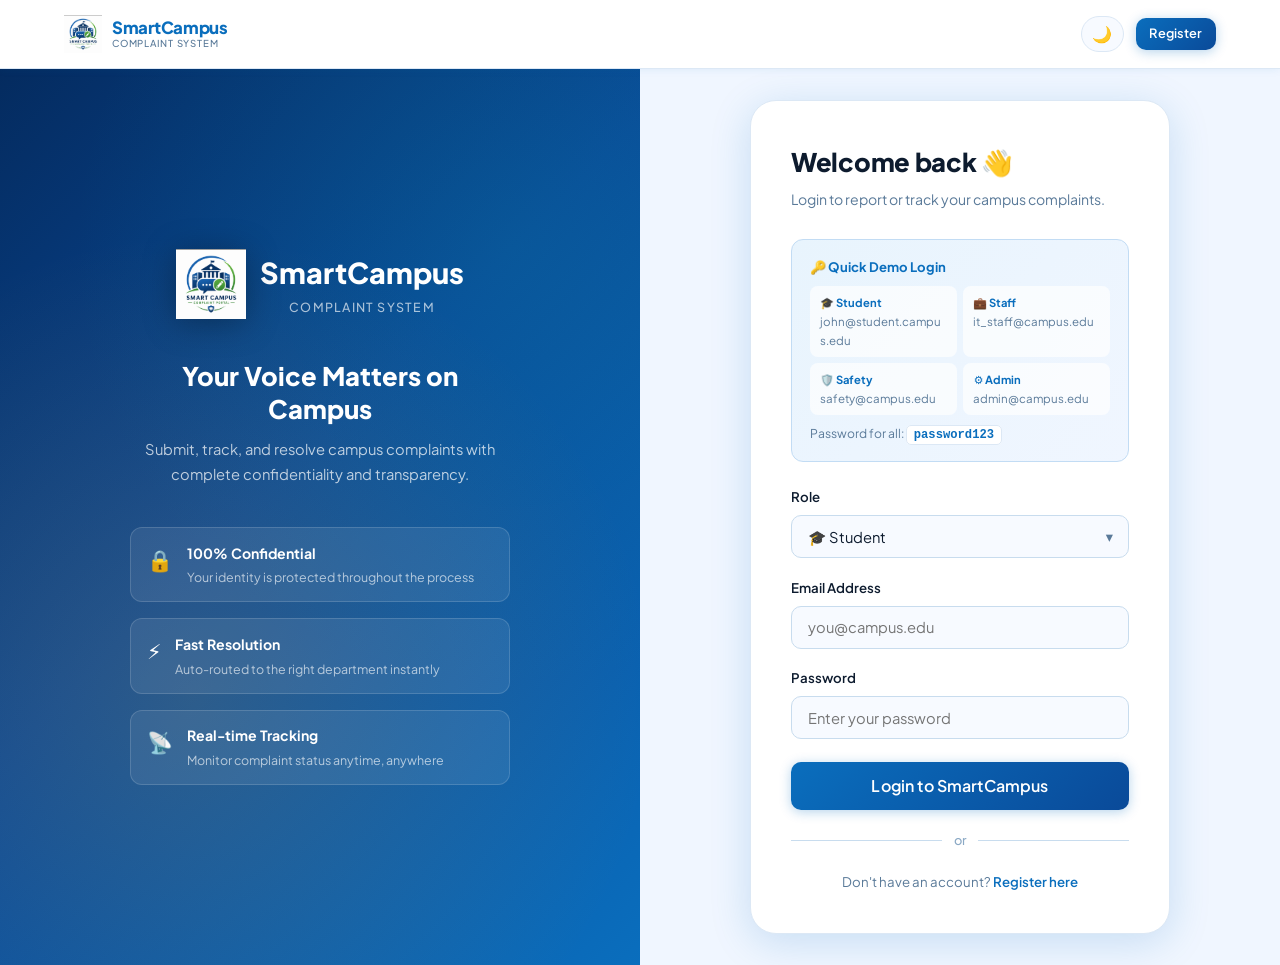
<file: smart-campus-complaint-system/frontend/student-dashboard.html>
<!DOCTYPE html>
<html lang="en">
<head>
    <meta charset="UTF-8">
    <meta name="viewport" content="width=device-width, initial-scale=1.0">
    <title>Student Dashboard | Smart Campus</title>
    <link href="https://fonts.googleapis.com/css2?family=Inter:wght@400;500;600;700&display=swap" rel="stylesheet">
    <link rel="stylesheet" href="css/style.css">
    <link rel="stylesheet" href="css/dark-mode.css">
    <style>
        .dashboard-grid { display: grid; grid-template-columns: 250px 1fr; min-height: calc(100vh - 64px); }
        .sidebar { background-color: var(--surface); border-right: 1px solid var(--border); padding: 2rem 1rem; }
        .sidebar-nav { display: flex; flex-direction: column; gap: 0.5rem; }
        .sidebar-link { padding: 0.75rem 1rem; border-radius: var(--radius); color: var(--text-muted); font-weight: 500; }
        .sidebar-link:hover, .sidebar-link.active { background-color: var(--primary-light); color: var(--primary); }
        .main-content { padding: 2rem; background-color: var(--background); }
        .stats-grid { display: grid; grid-template-columns: repeat(auto-fit, minmax(160px, 1fr)); gap: 1.5rem; margin-bottom: 2rem; }
        .stat-card { display: flex; flex-direction: column; align-items: center; padding: 1.5rem; text-align: center; }
        .stat-icon { font-size: 1.8rem; margin-bottom: 0.5rem; }
        .stat-value { font-size: 2.5rem; font-weight: 700; color: var(--primary); line-height: 1; }
        .stat-label { color: var(--text-muted); font-size: 0.85rem; margin-top: 0.25rem; }
        .complaint-row { display: flex; justify-content: space-between; align-items: center; padding: 1rem 0; border-bottom: 1px solid var(--border); flex-wrap: wrap; gap: 0.5rem; }
        .complaint-row:last-child { border-bottom: none; }
        .complaint-row-desc { font-size: 0.9rem; font-weight: 500; flex: 1; }
        .complaint-row-meta { font-size: 0.78rem; color: var(--text-muted); margin-top: 0.2rem; }
        .badge { padding: 0.2rem 0.75rem; border-radius: 999px; font-size: 0.78rem; font-weight: 600; }
        .quick-action-grid { display: grid; grid-template-columns: repeat(auto-fit, minmax(200px, 1fr)); gap: 1rem; margin-bottom: 2rem; }
        .quick-action { background: var(--surface); border: 1px solid var(--border); border-radius: 12px; padding: 1.25rem; display: flex; align-items: center; gap: 1rem; transition: var(--transition); cursor: pointer; text-decoration: none; color: var(--text-main); }
        .quick-action:hover { border-color: var(--primary); box-shadow: 0 4px 16px rgba(10,110,189,0.12); transform: translateY(-2px); color: var(--text-main); }
        .qa-icon { font-size: 1.8rem; }
        .qa-title { font-weight: 600; font-size: 0.95rem; }
        .qa-sub { font-size: 0.78rem; color: var(--text-muted); }
    </style>
</head>
<body>
    <nav class="navbar">
        <div class="container" style="max-width: 100%;">
            <a href="index.html" class="logo"><img src="assets/images/logo.png" alt="SmartCampus Logo" style="width:36px;height:36px;object-fit:contain;" onerror="this.style.display='none'"><div class="logo-text"><span class="name">SmartCampus</span><span class="tagline">Complaint System</span></div></a>
            <div>
                <button id="theme-toggle" class="theme-toggle">🌙</button>
                <span id="user-name-badge" style="margin-left:1rem;font-weight:500;color:var(--text-muted);font-size:0.9rem;"></span>
                <button class="btn btn-secondary" style="margin-left: 1rem;" onclick="doLogout()">Logout</button>
            </div>
        </div>
    </nav>

    <div class="dashboard-grid">
        <aside class="sidebar">
            <nav class="sidebar-nav">
                <a href="student-dashboard.html" class="sidebar-link active">📊 Dashboard</a>
                <a href="submit-complaint.html" class="sidebar-link">📝 Submit Complaint</a>
                <a href="my-complaints.html" class="sidebar-link">📋 My Complaints</a>
                <a href="#" class="sidebar-link">🔔 Notifications</a>
                <a href="#" class="sidebar-link">👤 Profile</a>
            </nav>
        </aside>

        <main class="main-content">
            <h2 style="margin-bottom: 0.25rem;">Welcome back, <span id="student-name">Student</span> 👋</h2>
            <p class="text-muted" style="margin-bottom: 2rem;">Here is the overview of your complaints.</p>

            <div class="stats-grid">
                <div class="card stat-card">
                    <div class="stat-icon">📋</div>
                    <span class="stat-value" id="stat-total">—</span>
                    <span class="stat-label">Total Complaints</span>
                </div>
                <div class="card stat-card">
                    <div class="stat-icon">⏳</div>
                    <span class="stat-value" id="stat-pending">—</span>
                    <span class="stat-label">Pending</span>
                </div>
                <div class="card stat-card">
                    <div class="stat-icon">🔄</div>
                    <span class="stat-value" id="stat-progress">—</span>
                    <span class="stat-label">In Progress</span>
                </div>
                <div class="card stat-card">
                    <div class="stat-icon">✅</div>
                    <span class="stat-value" id="stat-resolved">—</span>
                    <span class="stat-label">Resolved</span>
                </div>
            </div>

            <h3 style="margin-bottom:1rem;">Quick Actions</h3>
            <div class="quick-action-grid">
                <a href="submit-complaint.html" class="quick-action">
                    <span class="qa-icon">📝</span>
                    <div><div class="qa-title">New Complaint</div><div class="qa-sub">Report a new issue</div></div>
                </a>
                <a href="my-complaints.html" class="quick-action">
                    <span class="qa-icon">📋</span>
                    <div><div class="qa-title">View All</div><div class="qa-sub">See all your complaints</div></div>
                </a>
                <a href="track.html" class="quick-action">
                    <span class="qa-icon">🔍</span>
                    <div><div class="qa-title">Track Complaint</div><div class="qa-sub">Track by number</div></div>
                </a>
            </div>

            <div class="card">
                <div style="display: flex; justify-content: space-between; align-items: center; margin-bottom: 1.5rem;">
                    <h3>Recent Complaints</h3>
                    <a href="my-complaints.html" class="btn btn-secondary">View All</a>
                </div>
                <div id="recent-complaints-container">
                    <p class="text-muted text-center" style="padding: 2rem 0;">Loading...</p>
                </div>
            </div>
        </main>
    </div>

    <script src="js/utils/theme.js"></script>
    <script src="js/utils/auth.js?v=2"></script>
    <script src="js/api/api.js?v=2"></script>
    <script>
        redirectIfNotLoggedIn();
        const user = getUser();
        if (user) {
            if (!user.roles.includes('ROLE_STUDENT')) {
                window.location.href = getDashboardForUser(user);
            }
            document.getElementById('student-name').textContent = user.email?.split('@')[0] || 'Student';
            document.getElementById('user-name-badge').textContent = user.email;
        }
        function doLogout() { clearSession(); window.location.href = 'login.html'; }
        const statusColors = { PENDING: '#F59E0B', IN_PROGRESS: '#3B82F6', RESOLVED: '#10B981', CLOSED: '#6B7280', REJECTED: '#EF4444' };
        async function loadDashboard() {
            try {
                const complaints = await api.getMyComplaints();
                document.getElementById('stat-total').textContent = complaints.length;
                document.getElementById('stat-pending').textContent = complaints.filter(c => c.status === 'PENDING').length;
                document.getElementById('stat-progress').textContent = complaints.filter(c => c.status === 'IN_PROGRESS').length;
                document.getElementById('stat-resolved').textContent = complaints.filter(c => c.status === 'RESOLVED').length;
                const recent = complaints.slice(0, 5);
                const container = document.getElementById('recent-complaints-container');
                if (!recent.length) {
                    container.innerHTML = `<div style="text-align:center;padding:2rem;color:var(--text-muted);"><p>No complaints submitted yet.</p><a href="submit-complaint.html" class="btn btn-primary" style="margin-top:1rem;">Submit Your First Complaint</a></div>`;
                    return;
                }
                container.innerHTML = recent.map(c => {
                    const sColor = statusColors[c.status] || '#6B7280';
                    const date = c.createdAt ? new Date(c.createdAt).toLocaleDateString('en-IN', { day:'2-digit', month:'short', year:'numeric' }) : '—';
                    return `<div class="complaint-row"><div><div class="complaint-row-desc">${c.description?.substring(0,70)}${c.description?.length > 70 ? '...' : ''}</div><div class="complaint-row-meta">#${c.complaintNumber || c.id} · ${c.categoryName || ''} · ${date}</div></div><span class="badge" style="background:${sColor}22;color:${sColor};">${(c.status||'').replace('_',' ')}</span></div>`;
                }).join('');
            } catch (err) {
                document.getElementById('recent-complaints-container').innerHTML = `<p class="text-muted text-center" style="padding:2rem;">${err.message || 'Failed to load data.'}</p>`;
                document.getElementById('stat-total').textContent = '!';
            }
        }
        loadDashboard();
    </script>
</body>
</html>
</file>
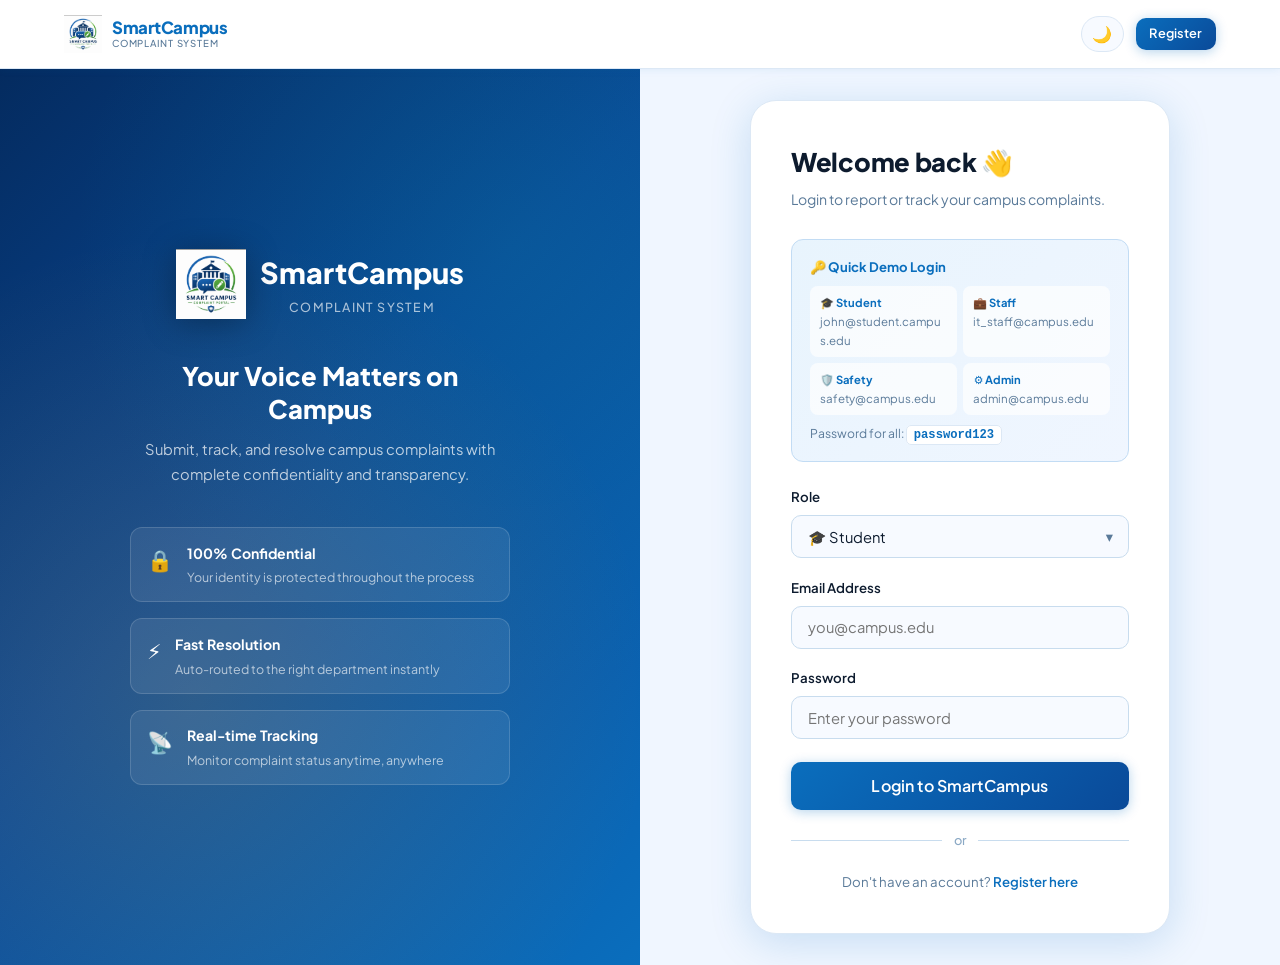
<file: smart-campus-complaint-system/frontend/submit-complaint.html>
<!DOCTYPE html>
<html lang="en">
<head>
    <meta charset="UTF-8">
    <meta name="viewport" content="width=device-width, initial-scale=1.0">
    <title>Submit Complaint | Smart Campus</title>
    <meta name="description" content="Submit a new campus complaint confidentially.">
    <link href="https://fonts.googleapis.com/css2?family=Inter:wght@400;500;600;700&display=swap" rel="stylesheet">
    <link rel="stylesheet" href="css/style.css">
    <link rel="stylesheet" href="css/dark-mode.css">
    <style>
        .dashboard-grid { display: grid; grid-template-columns: 250px 1fr; min-height: calc(100vh - 64px); }
        .sidebar { background-color: var(--surface); border-right: 1px solid var(--border); padding: 2rem 1rem; }
        .sidebar-nav { display: flex; flex-direction: column; gap: 0.5rem; }
        .sidebar-link { padding: 0.75rem 1rem; border-radius: var(--radius); color: var(--text-muted); font-weight: 500; }
        .sidebar-link:hover, .sidebar-link.active { background-color: rgba(79,70,229,0.1); color: var(--primary); }
        .main-content { padding: 2rem; background-color: var(--background); }
        .page-header { margin-bottom: 2rem; }
        .page-header h2 { font-size: 1.5rem; font-weight: 700; }
        .page-header p { color: var(--text-muted); margin-top: 0.25rem; }
        .form-section { max-width: 680px; }
        .form-group { margin-bottom: 1.25rem; }
        .form-group label { display: block; font-size: 0.875rem; font-weight: 500; margin-bottom: 0.4rem; }
        .form-group input, .form-group select, .form-group textarea {
            width: 100%; padding: 0.65rem 1rem;
            border: 1.5px solid var(--border); border-radius: var(--radius);
            font-size: 0.95rem; font-family: var(--font-sans);
            background: var(--background); color: var(--text-main);
            transition: var(--transition); outline: none;
        }
        .form-group input:focus, .form-group select:focus, .form-group textarea:focus {
            border-color: var(--primary);
            box-shadow: 0 0 0 3px rgba(79,70,229,0.12);
        }
        .form-group textarea { resize: vertical; min-height: 120px; }
        .form-row { display: grid; grid-template-columns: 1fr 1fr; gap: 1rem; }
        .section-label {
            font-size: 0.78rem; font-weight: 600; text-transform: uppercase;
            letter-spacing: 0.05em; color: var(--primary);
            margin: 1.25rem 0 0.75rem; padding-bottom: 0.4rem;
            border-bottom: 1px solid var(--border);
        }
        .privacy-options { display: flex; gap: 1rem; }
        .privacy-opt { flex: 1; }
        .privacy-opt input[type="radio"] { display: none; }
        .privacy-opt label {
            display: flex; flex-direction: column; align-items: center;
            padding: 1rem; border: 2px solid var(--border); border-radius: var(--radius);
            cursor: pointer; transition: var(--transition); text-align: center;
            font-weight: 500; gap: 0.4rem;
        }
        .privacy-opt input[type="radio"]:checked + label {
            border-color: var(--primary);
            background: rgba(79,70,229,0.06);
            color: var(--primary);
        }
        .privacy-opt .icon { font-size: 1.5rem; }
        .privacy-opt .desc { font-size: 0.75rem; color: var(--text-muted); font-weight: 400; }
        .btn-submit { padding: 0.75rem 2rem; font-size: 1rem; }
        .btn-submit:disabled { opacity: 0.7; cursor: not-allowed; }
        .error-msg { background: #FEF2F2; color: #DC2626; border: 1px solid #FCA5A5; border-radius: var(--radius); padding: 0.65rem 1rem; font-size: 0.875rem; margin-bottom: 1rem; display: none; }
        .success-banner { background: #F0FDF4; color: #15803D; border: 1px solid #86EFAC; border-radius: var(--radius); padding: 1.5rem; text-align: center; display: none; }
        .success-banner h3 { margin-bottom: 0.5rem; }
        .tracking-info { margin-top: 1rem; font-family: monospace; font-size: 1rem; background: #fff; padding: 0.5rem 1rem; border-radius: var(--radius); display: inline-block; }
        @keyframes spin { to { transform: rotate(360deg); } }
        .spinner { display: inline-block; width: 16px; height: 16px; border: 2px solid #fff4; border-top-color: #fff; border-radius: 50%; animation: spin 0.7s linear infinite; margin-right: 0.5rem; vertical-align: middle; }
        /* Image Upload Styles */
        .upload-zone {
            border: 2px dashed var(--border); border-radius: var(--radius);
            padding: 2rem; text-align: center; cursor: pointer;
            transition: var(--transition); background: var(--background);
            position: relative;
        }
        .upload-zone:hover, .upload-zone.drag-over {
            border-color: var(--primary);
            background: rgba(79,70,229,0.04);
        }
        .upload-zone input[type='file'] { display: none; }
        .upload-zone .upload-icon { font-size: 2.5rem; margin-bottom: 0.75rem; }
        .upload-zone .upload-title { font-weight: 600; color: var(--text-main); margin-bottom: 0.25rem; }
        .upload-zone .upload-sub { font-size: 0.82rem; color: var(--text-muted); }
        .upload-hint { font-size: 0.78rem; color: var(--text-muted); margin-top: 0.5rem; }
        .image-preview-grid {
            display: grid; grid-template-columns: repeat(auto-fill, minmax(100px, 1fr));
            gap: 0.75rem; margin-top: 1rem;
        }
        .preview-item {
            position: relative; border-radius: var(--radius);
            overflow: hidden; aspect-ratio: 1;
            border: 1px solid var(--border);
            background: var(--background);
        }
        .preview-item img {
            width: 100%; height: 100%; object-fit: cover;
        }
        .preview-item .file-icon {
            width: 100%; height: 100%; display: flex; flex-direction: column;
            align-items: center; justify-content: center;
            font-size: 1.5rem; color: var(--text-muted);
            font-size: 0.7rem; gap: 0.25rem; padding: 0.5rem; text-align: center;
        }
        .preview-item .remove-btn {
            position: absolute; top: 4px; right: 4px;
            background: rgba(0,0,0,0.6); color: #fff;
            border: none; border-radius: 50%; width: 20px; height: 20px;
            cursor: pointer; font-size: 0.7rem; display: flex;
            align-items: center; justify-content: center; line-height: 1;
        }
        .upload-progress {
            margin-top: 0.75rem; display: none;
        }
        .upload-progress-bar-wrap {
            background: var(--border); border-radius: 99px; height: 6px; overflow: hidden;
        }
        .upload-progress-bar {
            height: 100%; background: var(--primary); border-radius: 99px;
            transition: width 0.3s ease; width: 0%;
        }
        .upload-status { font-size: 0.82rem; color: var(--text-muted); margin-top: 0.4rem; }
    </style>
</head>
<body>
    <nav class="navbar">
        <div class="container" style="max-width:100%;">
            <a href="index.html" class="logo"><img src="assets/images/logo.png" alt="SmartCampus Logo" style="width:36px;height:36px;object-fit:contain;" onerror="this.style.display='none'"><div class="logo-text"><span class="name">SmartCampus</span><span class="tagline">Complaint System</span></div></a>
            <div>
                <button id="theme-toggle" class="theme-toggle">🌙</button>
                <span id="user-name-badge" style="margin-left:1rem;font-weight:500;color:var(--text-muted);font-size:0.9rem;"></span>
                <button class="btn btn-secondary" style="margin-left: 1rem;" onclick="doLogout()">Logout</button>
            </div>
        </div>
    </nav>

    <div class="dashboard-grid">
        <aside class="sidebar">
            <nav class="sidebar-nav">
                <a href="student-dashboard.html" class="sidebar-link">📊 Dashboard</a>
                <a href="submit-complaint.html" class="sidebar-link active">📝 Submit Complaint</a>
                <a href="my-complaints.html" class="sidebar-link">📋 My Complaints</a>
                <a href="#" class="sidebar-link">🔔 Notifications</a>
                <a href="#" class="sidebar-link">👤 Profile</a>
            </nav>
        </aside>

        <main class="main-content">
            <div class="page-header">
                <h2>📝 Submit a New Complaint</h2>
                <p>Your complaint will be handled confidentially and routed to the right department.</p>
            </div>

            <div class="form-section">
                <div class="error-msg" id="error-msg"></div>

                <div class="success-banner" id="success-banner">
                    <h3>✅ Complaint Submitted Successfully!</h3>
                    <p>Your complaint has been received and routed to the appropriate department.</p>
                    <p>Save your tracking details below:</p>
                    <div class="tracking-info" id="tracking-info"></div>
                    <div style="margin-top:1.25rem;">
                        <a href="my-complaints.html" class="btn btn-primary">View My Complaints</a>
                        <button onclick="resetForm()" class="btn btn-secondary" style="margin-left:0.5rem;">Submit Another</button>
                    </div>
                </div>

                <form id="complaint-form" novalidate>
                    <p class="section-label">Complaint Details</p>

                    <div class="form-group">
                        <label for="category">Category</label>
                        <select id="category" required>
                            <option value="">-- Select a Category --</option>
                            <option value="1">Hostel</option>
                            <option value="2">Internet / Wi-Fi</option>
                            <option value="3">Electricity</option>
                            <option value="4">Water</option>
                            <option value="5">Cleaning</option>
                            <option value="6">Infrastructure</option>
                            <option value="7">Ragging</option>
                            <option value="8">Harassment</option>
                            <option value="9">Suspected drug activity</option>
                        </select>
                    </div>

                    <div class="form-group">
                        <label for="description">Description</label>
                        <textarea id="description" placeholder="Describe the issue in detail. Be specific about what happened, when it started, and any impact it is having." required></textarea>
                    </div>

                    <div class="form-row">
                        <div class="form-group">
                            <label for="location">Location</label>
                            <input type="text" id="location" placeholder="e.g. Block B, Room 204" required>
                        </div>
                        <div class="form-group">
                            <label for="priority">Priority</label>
                            <select id="priority">
                                <option value="LOW">🟢 Low</option>
                                <option value="MEDIUM" selected>🟡 Medium</option>
                                <option value="HIGH">🔴 High</option>
                                <option value="CRITICAL">🚨 Critical</option>
                            </select>
                        </div>
                    </div>

                    <p class="section-label">Privacy Setting</p>
                    <div class="privacy-options">
                        <div class="privacy-opt">
                            <input type="radio" name="privacy" id="priv-confidential" value="CONFIDENTIAL" checked>
                            <label for="priv-confidential">
                                <span class="icon">🔒</span>
                                <span>Confidential</span>
                                <span class="desc">Your identity is only visible to authorized staff</span>
                            </label>
                        </div>
                        <div class="privacy-opt">
                            <input type="radio" name="privacy" id="priv-anonymous" value="ANONYMOUS">
                            <label for="priv-anonymous">
                                <span class="icon">🕵️</span>
                                <span>Anonymous</span>
                                <span class="desc">Your identity is completely hidden from everyone</span>
                            </label>
                        </div>
                        <div class="privacy-opt">
                            <input type="radio" name="privacy" id="priv-public" value="PUBLIC">
                            <label for="priv-public">
                                <span class="icon">🌐</span>
                                <span>Public</span>
                                <span class="desc">Your name is visible to all involved parties</span>
                            </label>
                        </div>
                    </div>

                    <p class="section-label">Attach Images / Files <span style="font-weight:400;color:var(--text-muted);text-transform:none;letter-spacing:0;">(optional)</span></p>

                    <div class="upload-zone" id="upload-zone" onclick="document.getElementById('file-input').click()">
                        <input type="file" id="file-input" multiple accept="image/*,.pdf">
                        <div class="upload-icon">📎</div>
                        <div class="upload-title">Click or drag & drop files here</div>
                        <div class="upload-sub">Supports JPG, PNG, GIF, WebP, PDF</div>
                    </div>
                    <p class="upload-hint">Max 5 files · 10 MB each · Images will be attached after submission</p>

                    <div class="image-preview-grid" id="preview-grid"></div>

                    <div class="upload-progress" id="upload-progress">
                        <div class="upload-progress-bar-wrap">
                            <div class="upload-progress-bar" id="upload-progress-bar"></div>
                        </div>
                        <div class="upload-status" id="upload-status">Uploading files...</div>
                    </div>

                    <div style="margin-top: 2rem; display:flex; gap:1rem;">
                        <button type="submit" id="submit-btn" class="btn btn-primary btn-submit">Submit Complaint</button>
                        <a href="student-dashboard.html" class="btn btn-secondary">Cancel</a>
                    </div>
                </form>
            </div>
        </main>
    </div>

    <script src="js/utils/theme.js"></script>
    <script src="js/utils/auth.js?v=2"></script>
    <script src="js/api/api.js?v=2"></script>
    <script>
        redirectIfNotLoggedIn();
        const user = getUser();
        if (user) {
            if (!user.roles.includes('ROLE_STUDENT')) {
                window.location.href = getDashboardForUser(user);
            }
            document.getElementById('user-name-badge').textContent = user.email;
        }
        function doLogout() { clearSession(); window.location.href = 'login.html'; }

        // ── Image Upload Logic ──────────────────────────────────────────
        let selectedFiles = [];
        const MAX_FILES = 5;

        function renderPreviews() {
            const grid = document.getElementById('preview-grid');
            grid.innerHTML = '';
            selectedFiles.forEach((f, idx) => {
                const item = document.createElement('div');
                item.className = 'preview-item';
                if (f.type.startsWith('image/')) {
                    const url = URL.createObjectURL(f);
                    item.innerHTML = `<img src="${url}" alt="preview"><button class="remove-btn" onclick="removeFile(${idx})">✕</button>`;
                } else {
                    item.innerHTML = `<div class="file-icon">📄<span>${f.name.substring(0,15)}</span></div><button class="remove-btn" onclick="removeFile(${idx})">✕</button>`;
                }
                grid.appendChild(item);
            });
        }

        function removeFile(idx) {
            selectedFiles.splice(idx, 1);
            renderPreviews();
        }

        function addFiles(newFiles) {
            const remaining = MAX_FILES - selectedFiles.length;
            const toAdd = Array.from(newFiles).slice(0, remaining);
            if (Array.from(newFiles).length > remaining) {
                showToast(`Max ${MAX_FILES} files allowed. Some files were skipped.`, 'error');
            }
            toAdd.forEach(f => {
                if (f.size > 10 * 1024 * 1024) { showToast(`${f.name} exceeds 10 MB limit.`, 'error'); return; }
                selectedFiles.push(f);
            });
            renderPreviews();
        }

        document.getElementById('file-input').addEventListener('change', (e) => addFiles(e.target.files));

        const zone = document.getElementById('upload-zone');
        zone.addEventListener('dragover', (e) => { e.preventDefault(); zone.classList.add('drag-over'); });
        zone.addEventListener('dragleave', () => zone.classList.remove('drag-over'));
        zone.addEventListener('drop', (e) => { e.preventDefault(); zone.classList.remove('drag-over'); addFiles(e.dataTransfer.files); });

        async function uploadFilesForComplaint(complaintId) {
            if (!selectedFiles.length) return;
            const progressWrap = document.getElementById('upload-progress');
            const bar = document.getElementById('upload-progress-bar');
            const status = document.getElementById('upload-status');
            progressWrap.style.display = 'block';

            for (let i = 0; i < selectedFiles.length; i++) {
                const f = selectedFiles[i];
                status.textContent = `Uploading ${i + 1} of ${selectedFiles.length}: ${f.name}`;
                bar.style.width = `${((i) / selectedFiles.length) * 100}%`;
                try {
                    const formData = new FormData();
                    formData.append('file', f);
                    formData.append('complaintId', complaintId);
                    await fetch(`${API_BASE}/attachments/upload`, {
                        method: 'POST',
                        headers: { 'Authorization': `Bearer ${getToken()}` },
                        body: formData
                    });
                } catch (err) {
                    console.warn('File upload failed:', f.name, err);
                }
            }
            bar.style.width = '100%';
            status.textContent = `✅ ${selectedFiles.length} file(s) uploaded!`;
        }

        // ── Form Submit ────────────────────────────────────────────────
        function resetForm() {
            document.getElementById('complaint-form').reset();
            document.getElementById('complaint-form').style.display = '';
            document.getElementById('success-banner').style.display = 'none';
            selectedFiles = [];
            renderPreviews();
            document.getElementById('upload-progress').style.display = 'none';
        }

        // ── Load Categories Dynamically ────────────────────────────────
        async function loadCategories() {
            const select = document.getElementById('category');
            const urlCategory = new URLSearchParams(window.location.search).get('category');
            try {
                const categories = await api.getCategories();
                if (Array.isArray(categories) && categories.length > 0) {
                    select.innerHTML = '<option value="">-- Select a Category --</option>';
                    categories.forEach(c => {
                        const opt = document.createElement('option');
                        opt.value = c.id || c.name;
                        opt.textContent = c.name;
                        if (urlCategory && c.name.toLowerCase().includes(urlCategory.toLowerCase())) {
                            opt.selected = true;
                        }
                        select.appendChild(opt);
                    });
                }
            } catch (err) {
                console.warn('Could not load categories dynamically, using pre-filled:', err);
                if (urlCategory) {
                    for (let opt of select.options) {
                        if (opt.text.toLowerCase().includes(urlCategory.toLowerCase())) {
                            opt.selected = true;
                            break;
                        }
                    }
                }
            }
        }
        loadCategories();

        document.getElementById('complaint-form').addEventListener('submit', async (e) => {
            e.preventDefault();
            const btn = document.getElementById('submit-btn');
            const errEl = document.getElementById('error-msg');
            errEl.style.display = 'none';

            const categoryId = document.getElementById('category').value.trim();
            const description = document.getElementById('description').value.trim();
            const location = document.getElementById('location').value.trim();
            const priority = document.getElementById('priority').value;
            const privacyMode = document.querySelector('input[name="privacy"]:checked').value;

            if (!categoryId || !description || !location) {
                errEl.textContent = 'Please fill in all required fields.';
                errEl.style.display = 'block';
                return;
            }

            btn.disabled = true;
            btn.innerHTML = '<span class="spinner"></span>Submitting...';

            try {
                const data = await api.submitComplaint({ categoryId, description, location, priority, privacyMode });

                // Upload files if any
                if (selectedFiles.length > 0 && data.id) {
                    btn.innerHTML = '<span class="spinner"></span>Uploading files...';
                    await uploadFilesForComplaint(data.id);
                }

                document.getElementById('complaint-form').style.display = 'none';
                const trackInfo = document.getElementById('tracking-info');
                trackInfo.textContent = `Complaint #: ${data.complaintNumber || 'N/A'}  |  Tracking: ${data.trackingCode || 'N/A'}`;
                document.getElementById('success-banner').style.display = 'block';
                window.scrollTo({ top: 0, behavior: 'smooth' });
            } catch (err) {
                errEl.textContent = err.message || 'Failed to submit complaint. Please try again.';
                errEl.style.display = 'block';
                btn.disabled = false;
                btn.textContent = 'Submit Complaint';
            }
        });
    </script>
</body>
</html>
</file>
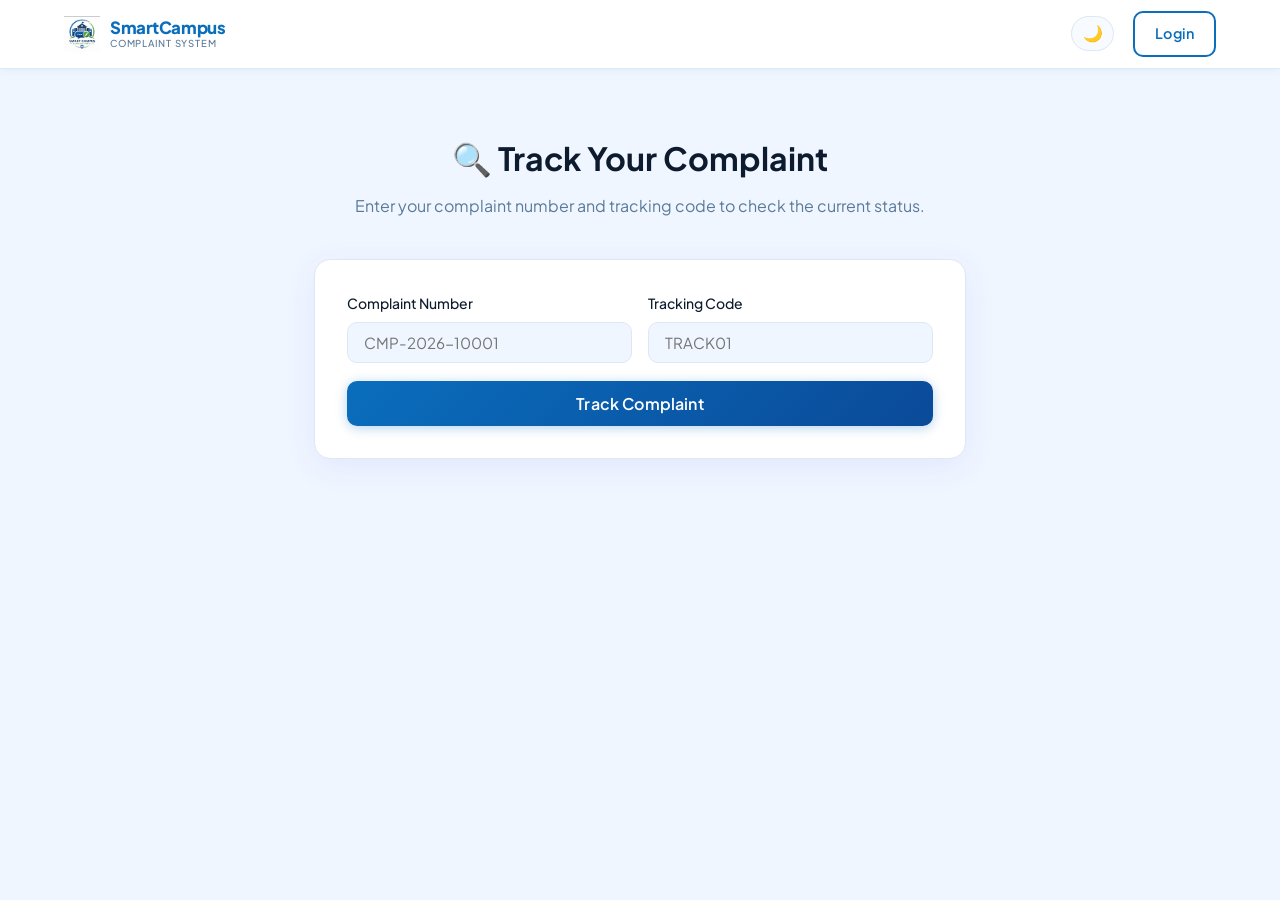
<file: smart-campus-complaint-system/frontend/track.html>
<!DOCTYPE html>
<html lang="en">
<head>
    <meta charset="UTF-8">
    <meta name="viewport" content="width=device-width, initial-scale=1.0">
    <title>Track Complaint | Smart Campus</title>
    <meta name="description" content="Track your complaint status anonymously using your complaint number and tracking code.">
    <link href="https://fonts.googleapis.com/css2?family=Inter:wght@400;500;600;700&display=swap" rel="stylesheet">
    <link rel="stylesheet" href="css/style.css">
    <link rel="stylesheet" href="css/dark-mode.css">
    <style>
        .track-wrapper {
            max-width: 700px; margin: 4rem auto; padding: 0 1.5rem;
        }
        .track-header { text-align: center; margin-bottom: 2.5rem; }
        .track-header h1 { font-size: 2rem; font-weight: 700; margin-bottom: 0.5rem; }
        .track-header p { color: var(--text-muted); }
        .track-card {
            background: var(--surface); border: 1px solid var(--border);
            border-radius: 16px; padding: 2rem;
            box-shadow: 0 8px 32px rgba(79,70,229,0.08);
        }
        .form-row { display: grid; grid-template-columns: 1fr 1fr; gap: 1rem; }
        .form-group { margin-bottom: 1.1rem; }
        .form-group label { display: block; font-size: 0.875rem; font-weight: 500; margin-bottom: 0.4rem; }
        .form-group input {
            width: 100%; padding: 0.65rem 1rem;
            border: 1.5px solid var(--border); border-radius: var(--radius);
            font-size: 0.95rem; font-family: var(--font-sans);
            background: var(--background); color: var(--text-main);
            transition: var(--transition); outline: none;
        }
        .form-group input:focus {
            border-color: var(--primary);
            box-shadow: 0 0 0 3px rgba(79,70,229,0.12);
        }
        .btn-full { width: 100%; padding: 0.75rem; font-size: 1rem; }
        .btn-full:disabled { opacity: 0.7; cursor: not-allowed; }
        .error-msg {
            background: #FEF2F2; color: #DC2626; border: 1px solid #FCA5A5;
            border-radius: var(--radius); padding: 0.65rem 1rem; font-size: 0.875rem; margin-bottom: 1rem; display: none;
        }
        /* Result card */
        #result-card {
            display: none; margin-top: 2rem;
            background: var(--surface); border: 1px solid var(--border);
            border-radius: 16px; padding: 2rem;
            box-shadow: 0 8px 32px rgba(79,70,229,0.08);
        }
        .result-header { display: flex; justify-content: space-between; align-items: flex-start; flex-wrap: wrap; gap: 1rem; margin-bottom: 1.5rem; }
        .result-title { font-size: 1.1rem; font-weight: 700; }
        .result-number { font-size: 0.8rem; color: var(--text-muted); margin-top: 0.2rem; }
        .detail-grid { display: grid; grid-template-columns: 1fr 1fr; gap: 1rem; }
        .detail-item { padding: 1rem; background: var(--background); border-radius: var(--radius); }
        .detail-label { font-size: 0.75rem; color: var(--text-muted); text-transform: uppercase; letter-spacing: 0.05em; margin-bottom: 0.3rem; }
        .detail-value { font-weight: 600; font-size: 0.95rem; }
        @keyframes spin { to { transform: rotate(360deg); } }
        .spinner { display: inline-block; width: 16px; height: 16px; border: 2px solid #fff4; border-top-color: #fff; border-radius: 50%; animation: spin 0.7s linear infinite; margin-right: 0.5rem; vertical-align: middle; }
        .timeline { margin-top: 1.5rem; border-top: 1px solid var(--border); padding-top: 1.5rem; }
        .timeline h4 { margin-bottom: 1rem; font-size: 0.95rem; }
        .progress-bar-wrap { background: var(--border); border-radius: 99px; height: 8px; overflow: hidden; margin-bottom: 0.5rem; }
        .progress-bar { height: 100%; border-radius: 99px; background: var(--primary); transition: width 1s ease; }
        .progress-labels { display: flex; justify-content: space-between; font-size: 0.72rem; color: var(--text-muted); }
    </style>
</head>
<body>
    <nav class="navbar">
        <div class="container">
            <a href="index.html" class="logo"><img src="assets/images/logo.png" alt="SmartCampus Logo" style="width:36px;height:36px;object-fit:contain;" onerror="this.style.display='none'"><div class="logo-text"><span class="name">SmartCampus</span><span class="tagline">Complaint System</span></div></a>
            <div>
                <button id="theme-toggle" class="theme-toggle">🌙</button>
                <a href="login.html" class="btn btn-secondary" style="margin-left: 1rem;">Login</a>
            </div>
        </div>
    </nav>

    <div class="track-wrapper">
        <div class="track-header">
            <h1>🔍 Track Your Complaint</h1>
            <p>Enter your complaint number and tracking code to check the current status.</p>
        </div>

        <div class="track-card">
            <div class="error-msg" id="error-msg"></div>
            <form id="track-form" novalidate>
                <div class="form-row">
                    <div class="form-group">
                        <label for="complaint-number">Complaint Number</label>
                        <input type="text" id="complaint-number" placeholder="CMP-2026-10001" required>
                    </div>
                    <div class="form-group">
                        <label for="tracking-code">Tracking Code</label>
                        <input type="text" id="tracking-code" placeholder="TRACK01" required>
                    </div>
                </div>
                <button type="submit" id="track-btn" class="btn btn-primary btn-full">Track Complaint</button>
            </form>
        </div>

        <div id="result-card">
            <div class="result-header">
                <div>
                    <div class="result-title" id="res-title"></div>
                    <div class="result-number" id="res-number"></div>
                </div>
                <div id="res-status"></div>
            </div>

            <div class="detail-grid">
                <div class="detail-item">
                    <div class="detail-label">Category</div>
                    <div class="detail-value" id="res-category">—</div>
                </div>
                <div class="detail-item">
                    <div class="detail-label">Priority</div>
                    <div class="detail-value" id="res-priority">—</div>
                </div>
                <div class="detail-item">
                    <div class="detail-label">Department</div>
                    <div class="detail-value" id="res-dept">—</div>
                </div>
                <div class="detail-item">
                    <div class="detail-label">Submitted On</div>
                    <div class="detail-value" id="res-date">—</div>
                </div>
            </div>

            <div class="timeline">
                <h4>Resolution Progress</h4>
                <div class="progress-bar-wrap">
                    <div class="progress-bar" id="progress-bar" style="width:0%"></div>
                </div>
                <div class="progress-labels">
                    <span>Pending</span><span>In Progress</span><span>Resolved</span>
                </div>
            </div>
        </div>
    </div>

    <script src="js/utils/theme.js"></script>
    <script src="js/utils/auth.js?v=2"></script>
    <script src="js/api/api.js?v=2"></script>
    <script>
        const progressMap = { PENDING: '10%', IN_PROGRESS: '55%', RESOLVED: '100%', CLOSED: '100%', REJECTED: '100%' };

        document.getElementById('track-form').addEventListener('submit', async (e) => {
            e.preventDefault();
            const cn = document.getElementById('complaint-number').value.trim();
            const tc = document.getElementById('tracking-code').value.trim();
            const btn = document.getElementById('track-btn');
            const errEl = document.getElementById('error-msg');
            const resultCard = document.getElementById('result-card');

            errEl.style.display = 'none';
            resultCard.style.display = 'none';

            if (!cn || !tc) {
                errEl.textContent = 'Please enter both complaint number and tracking code.';
                errEl.style.display = 'block';
                return;
            }

            btn.disabled = true;
            btn.innerHTML = '<span class="spinner"></span>Searching...';

            try {
                const data = await api.trackComplaint(cn, tc);
                // Populate result card
                document.getElementById('res-title').textContent = data.description?.substring(0, 60) + (data.description?.length > 60 ? '...' : '') || 'Complaint Details';
                document.getElementById('res-number').textContent = `#${data.complaintNumber} · Tracking: ${data.trackingCode || tc}`;
                document.getElementById('res-status').innerHTML = statusBadge(data.status);
                document.getElementById('res-category').textContent = data.categoryName || '—';
                document.getElementById('res-priority').innerHTML = statusBadge(data.priority);
                document.getElementById('res-dept').textContent = data.departmentName || 'Not assigned';
                document.getElementById('res-date').textContent = data.createdAt ? new Date(data.createdAt).toLocaleDateString('en-IN', { day: '2-digit', month: 'short', year: 'numeric' }) : '—';
                document.getElementById('progress-bar').style.width = progressMap[data.status] || '10%';
                resultCard.style.display = 'block';
            } catch (err) {
                errEl.textContent = err.message || 'No complaint found with those details. Please check and try again.';
                errEl.style.display = 'block';
            } finally {
                btn.disabled = false;
                btn.textContent = 'Track Complaint';
            }
        });
    </script>
</body>
</html>
</file>
<file: smart-campus-complaint-system/frontend/css/style.css>
@import url('https://fonts.googleapis.com/css2?family=Plus+Jakarta+Sans:wght@400;500;600;700;800&display=swap');

/* ═══════════════════════════════════════
   DESIGN TOKENS
═══════════════════════════════════════ */
:root {
    /* Brand Colors - Teal/Navy/Gold (matches logo) */
    --primary:        #0a6ebd;
    --primary-dark:   #075a9e;
    --primary-light:  #e8f4fd;
    --secondary:      #f4a61d;
    --secondary-dark: #d4900a;
    --accent:         #00b4a0;
    --accent-dark:    #009688;

    /* Backgrounds */
    --bg:          #f0f6ff;
    --background:  var(--bg);
    --surface:     #ffffff;
    --surface-2:   #f7faff;
    --sidebar-bg:  linear-gradient(160deg, #042b5f 0%, #0a4a99 55%, #0a6ebd 100%);

    /* Text */
    --text-main:   #0d1b2e;
    --text-muted:  #5a7a99;
    --text-light:  #8ba9c5;

    /* Borders */
    --border:      #dce8f5;
    --border-2:    #c8dcee;

    /* Status */
    --success:     #10b981;
    --warning:     #f4a61d;
    --danger:      #ef4444;
    --info:        #0a6ebd;

    /* Typography */
    --font:        'Plus Jakarta Sans', system-ui, sans-serif;

    /* Spacing & Effects */
    --radius:      10px;
    --radius-lg:   18px;
    --radius-xl:   26px;
    --shadow-sm:   0 2px 8px rgba(10,110,189,0.08);
    --shadow:      0 4px 20px rgba(10,110,189,0.12);
    --shadow-lg:   0 8px 40px rgba(10,110,189,0.18);
    --transition:  all 0.25s ease;

    /* Gradients */
    --grad-primary:   linear-gradient(135deg, #0a6ebd 0%, #0a4a99 100%);
    --grad-gold:      linear-gradient(135deg, #f4a61d 0%, #d4900a 100%);
    --grad-hero:      linear-gradient(135deg, #042b5f 0%, #0a4a99 45%, #0a6ebd 100%);
    --grad-teal:      linear-gradient(135deg, #00b4a0 0%, #009688 100%);
}

/* ═══════════════════════════════════════
   RESET & BASE
═══════════════════════════════════════ */
*, *::before, *::after { margin: 0; padding: 0; box-sizing: border-box; }

html { scroll-behavior: smooth; }

body {
    font-family: var(--font);
    background: var(--bg);
    color: var(--text-main);
    line-height: 1.65;
    -webkit-font-smoothing: antialiased;
}

a { color: var(--primary); text-decoration: none; transition: var(--transition); }
a:hover { color: var(--primary-dark); }

img { max-width: 100%; display: block; }

/* ═══════════════════════════════════════
   TYPOGRAPHY
═══════════════════════════════════════ */
.text-center  { text-align: center; }
.text-muted   { color: var(--text-muted); }
.text-primary { color: var(--primary); }
.text-gold    { color: var(--secondary); }

/* ═══════════════════════════════════════
   LOGO
═══════════════════════════════════════ */
.logo {
    display: flex;
    align-items: center;
    gap: 10px;
    font-weight: 800;
    font-size: 1.2rem;
    color: var(--text-main);
    text-decoration: none;
    letter-spacing: -0.3px;
}
.logo img {
    width: 38px;
    height: 38px;
    object-fit: contain;
}
.logo-text { display: flex; flex-direction: column; line-height: 1.1; }
.logo-text .name { color: var(--primary); font-size: 1.05rem; font-weight: 800; }
.logo-text .tagline { color: var(--text-muted); font-size: 0.6rem; font-weight: 500; letter-spacing: 0.08em; text-transform: uppercase; }

/* Light navbar logo */
.logo.light .logo-text .name { color: #fff; }
.logo.light .logo-text .tagline { color: rgba(255,255,255,0.65); }

/* ═══════════════════════════════════════
   NAVBAR
═══════════════════════════════════════ */
.navbar {
    background: var(--surface);
    box-shadow: 0 1px 0 var(--border), var(--shadow-sm);
    position: sticky;
    top: 0;
    z-index: 100;
    backdrop-filter: blur(10px);
}
.navbar .container {
    display: flex;
    justify-content: space-between;
    align-items: center;
    height: 68px;
}
.navbar-actions { display: flex; align-items: center; gap: 0.75rem; }

/* ═══════════════════════════════════════
   BUTTONS
═══════════════════════════════════════ */
.btn {
    display: inline-flex;
    align-items: center;
    justify-content: center;
    gap: 0.4rem;
    padding: 0.55rem 1.25rem;
    border-radius: var(--radius);
    font-family: var(--font);
    font-weight: 600;
    font-size: 0.9rem;
    cursor: pointer;
    border: none;
    transition: var(--transition);
    white-space: nowrap;
    letter-spacing: 0.01em;
}

.btn-primary {
    background: var(--grad-primary);
    color: #fff;
    box-shadow: 0 2px 12px rgba(10,110,189,0.3);
}
.btn-primary:hover {
    transform: translateY(-2px);
    box-shadow: 0 6px 20px rgba(10,110,189,0.4);
    color: #fff;
}

.btn-secondary {
    background: transparent;
    border: 2px solid var(--primary);
    color: var(--primary);
}
.btn-secondary:hover {
    background: var(--primary-light);
    transform: translateY(-1px);
}

.btn-gold {
    background: var(--grad-gold);
    color: #fff;
    box-shadow: 0 2px 12px rgba(244,166,29,0.3);
}
.btn-gold:hover {
    transform: translateY(-2px);
    box-shadow: 0 6px 20px rgba(244,166,29,0.45);
}

.btn-danger {
    background: linear-gradient(135deg, #ef4444, #dc2626);
    color: #fff;
}
.btn-danger:hover { transform: translateY(-1px); box-shadow: 0 4px 14px rgba(239,68,68,0.35); }

.btn-sm  { padding: 0.35rem 0.85rem; font-size: 0.8rem; }
.btn-xs  { padding: 0.25rem 0.65rem; font-size: 0.75rem; }
.btn-lg  { padding: 0.85rem 2rem; font-size: 1rem; }
.btn-full { width: 100%; padding: 0.85rem; font-size: 1rem; border-radius: var(--radius); }
.btn-full:disabled { opacity: 0.65; cursor: not-allowed; transform: none !important; }

/* ═══════════════════════════════════════
   FORMS
═══════════════════════════════════════ */
.form-group { margin-bottom: 1.2rem; }
.form-group label {
    display: block;
    font-size: 0.85rem;
    font-weight: 600;
    margin-bottom: 0.45rem;
    color: var(--text-main);
}
.form-control,
.form-group input,
.form-group select,
.form-group textarea {
    width: 100%;
    padding: 0.7rem 1rem;
    border: 1.5px solid var(--border-2);
    border-radius: var(--radius);
    font-size: 0.92rem;
    font-family: var(--font);
    background: var(--surface);
    color: var(--text-main);
    transition: var(--transition);
    outline: none;
}
.form-control:focus,
.form-group input:focus,
.form-group select:focus,
.form-group textarea:focus {
    border-color: var(--primary);
    box-shadow: 0 0 0 4px rgba(10,110,189,0.12);
    background: #fff;
}

/* ═══════════════════════════════════════
   LAYOUT
═══════════════════════════════════════ */
.container { max-width: 1200px; margin: 0 auto; padding: 0 1.5rem; }

/* ═══════════════════════════════════════
   CARDS
═══════════════════════════════════════ */
.card {
    background: var(--surface);
    border-radius: var(--radius-lg);
    padding: 1.5rem;
    box-shadow: var(--shadow-sm);
    border: 1px solid var(--border);
    transition: var(--transition);
}
.card:hover { box-shadow: var(--shadow); }

/* ═══════════════════════════════════════
   BADGES
═══════════════════════════════════════ */
.badge {
    display: inline-flex;
    align-items: center;
    padding: 0.25rem 0.65rem;
    border-radius: 999px;
    font-size: 0.75rem;
    font-weight: 600;
    letter-spacing: 0.03em;
}
.badge-primary { background: var(--primary-light); color: var(--primary); }
.badge-gold    { background: #fff8e6; color: var(--secondary-dark); }
.badge-success { background: #ecfdf5; color: #059669; }
.badge-danger  { background: #fef2f2; color: #dc2626; }

/* ═══════════════════════════════════════
   ALERTS / MESSAGES
═══════════════════════════════════════ */
.error-msg {
    background: #fef2f2; color: #dc2626;
    border: 1px solid #fca5a5;
    border-left: 4px solid #ef4444;
    border-radius: var(--radius);
    padding: 0.75rem 1rem;
    font-size: 0.875rem;
    margin-bottom: 1rem;
    display: none;
}
.success-msg {
    background: #f0fdf4; color: #15803d;
    border: 1px solid #86efac;
    border-left: 4px solid #22c55e;
    border-radius: var(--radius);
    padding: 0.75rem 1rem;
    font-size: 0.875rem;
    margin-bottom: 1rem;
    display: none;
}

/* ═══════════════════════════════════════
   THEME TOGGLE
═══════════════════════════════════════ */
.theme-toggle {
    background: var(--surface-2);
    border: 1.5px solid var(--border);
    border-radius: 999px;
    padding: 0.45rem 0.65rem;
    font-size: 1rem;
    cursor: pointer;
    color: var(--text-main);
    transition: var(--transition);
}
.theme-toggle:hover { background: var(--primary-light); border-color: var(--primary); }

/* ═══════════════════════════════════════
   TOAST
═══════════════════════════════════════ */
.toast-container { position: fixed; bottom: 1.5rem; right: 1.5rem; z-index: 9999; display: flex; flex-direction: column; gap: 0.6rem; }
.toast {
    background: #1a2a3a;
    color: #fff;
    padding: 0.8rem 1.25rem;
    border-radius: var(--radius);
    font-size: 0.875rem;
    font-weight: 500;
    box-shadow: var(--shadow-lg);
    animation: slideUp 0.3s ease;
    border-left: 4px solid var(--primary);
    max-width: 320px;
}
.toast.success { border-left-color: var(--success); }
.toast.error   { border-left-color: var(--danger); }
.toast.info    { border-left-color: var(--info); }
@keyframes slideUp { from { opacity: 0; transform: translateY(10px); } to { opacity: 1; transform: translateY(0); } }

/* ═══════════════════════════════════════
   SPINNER
═══════════════════════════════════════ */
@keyframes spin { to { transform: rotate(360deg); } }
.spinner {
    display: inline-block;
    width: 16px; height: 16px;
    border: 2.5px solid rgba(255,255,255,0.3);
    border-top-color: #fff;
    border-radius: 50%;
    animation: spin 0.7s linear infinite;
    vertical-align: middle;
}

/* ═══════════════════════════════════════
   MODAL (shared)
═══════════════════════════════════════ */
.modal-overlay {
    display: none;
    position: fixed; inset: 0;
    background: rgba(4,43,95,0.55);
    backdrop-filter: blur(4px);
    z-index: 1000;
    align-items: center;
    justify-content: center;
    padding: 1rem;
}
.modal-overlay.open { display: flex; }
.modal-box {
    background: var(--surface);
    border-radius: var(--radius-xl);
    width: 100%;
    max-width: 580px;
    box-shadow: 0 24px 80px rgba(4,43,95,0.25);
    overflow: hidden;
    animation: modalIn 0.3s cubic-bezier(0.34,1.56,0.64,1);
}
@keyframes modalIn { from { opacity: 0; transform: scale(0.92) translateY(20px); } to { opacity: 1; transform: scale(1) translateY(0); } }
.modal-head {
    display: flex; align-items: center; justify-content: space-between;
    padding: 1.25rem 1.5rem;
    background: var(--grad-primary);
    color: #fff;
}
.modal-head h3 { font-size: 1rem; font-weight: 700; margin: 0; }
.modal-close { background: rgba(255,255,255,0.2); border: none; color: #fff; width: 30px; height: 30px; border-radius: 50%; cursor: pointer; font-size: 1rem; transition: var(--transition); display: flex; align-items: center; justify-content: center; }
.modal-close:hover { background: rgba(255,255,255,0.35); }
.modal-body { padding: 1.5rem; }
.modal-foot { display: flex; justify-content: flex-end; gap: 0.75rem; padding: 1rem 1.5rem; border-top: 1px solid var(--border); background: var(--surface-2); }

/* ═══════════════════════════════════════
   STATUS / ROLE BADGES
═══════════════════════════════════════ */
.status-badge {
    display: inline-flex; align-items: center;
    padding: 0.25rem 0.65rem;
    border-radius: 999px;
    font-size: 0.72rem; font-weight: 700;
    letter-spacing: 0.04em; text-transform: uppercase;
}
.role-badge {
    display: inline-block;
    padding: 0.2rem 0.6rem;
    border-radius: 6px;
    font-size: 0.72rem; font-weight: 700;
    letter-spacing: 0.03em; text-transform: uppercase;
    background: var(--primary-light); color: var(--primary);
}
.role-ADMIN          { background: #fef3c7; color: #b45309; }
.role-STAFF          { background: #ede9fe; color: #7c3aed; }
.role-DEPARTMENT_HEAD{ background: #dbeafe; color: #1d4ed8; }
.role-SAFETY_OFFICER { background: #dcfce7; color: #15803d; }
.role-STUDENT        { background: var(--primary-light); color: var(--primary); }

/* ═══════════════════════════════════════
   DETAIL GRID (modal)
═══════════════════════════════════════ */
.detail-grid {
    display: grid;
    grid-template-columns: 1fr 1fr;
    gap: 1rem;
    margin-bottom: 1.25rem;
}
.detail-item { display: flex; flex-direction: column; gap: 0.25rem; }
.dl { font-size: 0.75rem; font-weight: 700; color: var(--text-muted); text-transform: uppercase; letter-spacing: 0.06em; }
.dv { font-size: 0.92rem; font-weight: 600; color: var(--text-main); }

/* ═══════════════════════════════════════
   SECTION LABEL
═══════════════════════════════════════ */
.section-label {
    font-size: 0.72rem; font-weight: 700;
    text-transform: uppercase; letter-spacing: 0.08em;
    color: var(--primary);
    margin: 1.5rem 0 0.9rem;
    padding-bottom: 0.5rem;
    border-bottom: 2px solid var(--primary-light);
    display: flex; align-items: center; gap: 0.4rem;
}

/* ═══════════════════════════════════════
   FORM FIELD (modal variant)
═══════════════════════════════════════ */
.form-field { margin-bottom: 1.1rem; }
.form-field label { display: block; font-size: 0.83rem; font-weight: 600; margin-bottom: 0.4rem; color: var(--text-main); }

/* ═══════════════════════════════════════
   DIVIDER
═══════════════════════════════════════ */
.divider {
    text-align: center; color: var(--text-light);
    font-size: 0.8rem; margin: 1.25rem 0;
    display: flex; align-items: center; gap: 0.75rem;
    font-weight: 500;
}
.divider::before, .divider::after { content: ''; flex: 1; border-top: 1px solid var(--border-2); }

/* ═══════════════════════════════════════
   LOADING / EMPTY
═══════════════════════════════════════ */
.loading-row { text-align: center; padding: 2rem; color: var(--text-muted); font-size: 0.9rem; }
.empty-state { text-align: center; padding: 3rem 1.5rem; color: var(--text-muted); }
.empty-icon { font-size: 3rem; margin-bottom: 0.75rem; }

/* ═══════════════════════════════════════
   SCROLLBAR
═══════════════════════════════════════ */
::-webkit-scrollbar { width: 6px; height: 6px; }
::-webkit-scrollbar-track { background: transparent; }
::-webkit-scrollbar-thumb { background: #b8d0e8; border-radius: 999px; }
::-webkit-scrollbar-thumb:hover { background: var(--primary); }
</file>
<file: smart-campus-complaint-system/frontend/css/dark-mode.css>
/* ═══════════════════════════════════════
   DARK MODE OVERRIDES
═══════════════════════════════════════ */
html.dark {
    --bg:          #0c1929;
    --surface:     #122038;
    --surface-2:   #0f1c30;
    --text-main:   #e2edf8;
    --text-muted:  #7aadce;
    --text-light:  #4a7a9b;
    --border:      #1e3a55;
    --border-2:    #254a6a;
    --primary-light: rgba(10,110,189,0.18);
    --shadow-sm:   0 2px 8px rgba(0,0,0,0.3);
    --shadow:      0 4px 20px rgba(0,0,0,0.4);
    --shadow-lg:   0 8px 40px rgba(0,0,0,0.5);
}

html.dark .navbar {
    background: rgba(12,25,41,0.95);
    border-bottom: 1px solid var(--border);
    box-shadow: 0 1px 0 var(--border);
}

html.dark .auth-card,
html.dark .modal-box,
html.dark .card {
    background: var(--surface);
    border-color: var(--border);
}

html.dark .form-group input,
html.dark .form-group select,
html.dark .form-control,
html.dark .form-group textarea {
    background: var(--surface-2);
    border-color: var(--border-2);
    color: var(--text-main);
}

html.dark .form-group input:focus,
html.dark .form-group select:focus,
html.dark .form-control:focus {
    background: #0f1c30;
    border-color: var(--primary);
}

html.dark .demo-box { background: rgba(10,110,189,0.1); border-color: var(--border-2); }
html.dark .demo-item { background: rgba(255,255,255,0.05); }
html.dark .demo-item:hover { background: rgba(10,110,189,0.2); }
html.dark .demo-pass code { background: var(--surface-2); border-color: var(--border); }

html.dark .theme-toggle { background: var(--surface); border-color: var(--border); color: var(--text-main); }

html.dark .modal-foot { background: var(--surface-2); border-color: var(--border); }
html.dark .modal-body { background: var(--surface); }

html.dark .feature-card { background: var(--surface); border-color: var(--border); }
html.dark .steps-section { background: var(--surface); }

html.dark .toast { background: #1a2d42; }

html.dark .section-label { border-bottom-color: var(--border); }

html.dark .error-msg { background: rgba(239,68,68,0.1); border-color: rgba(239,68,68,0.3); color: #fca5a5; }
html.dark .success-msg { background: rgba(16,185,129,0.1); border-color: rgba(16,185,129,0.3); color: #6ee7b7; }
</file>
